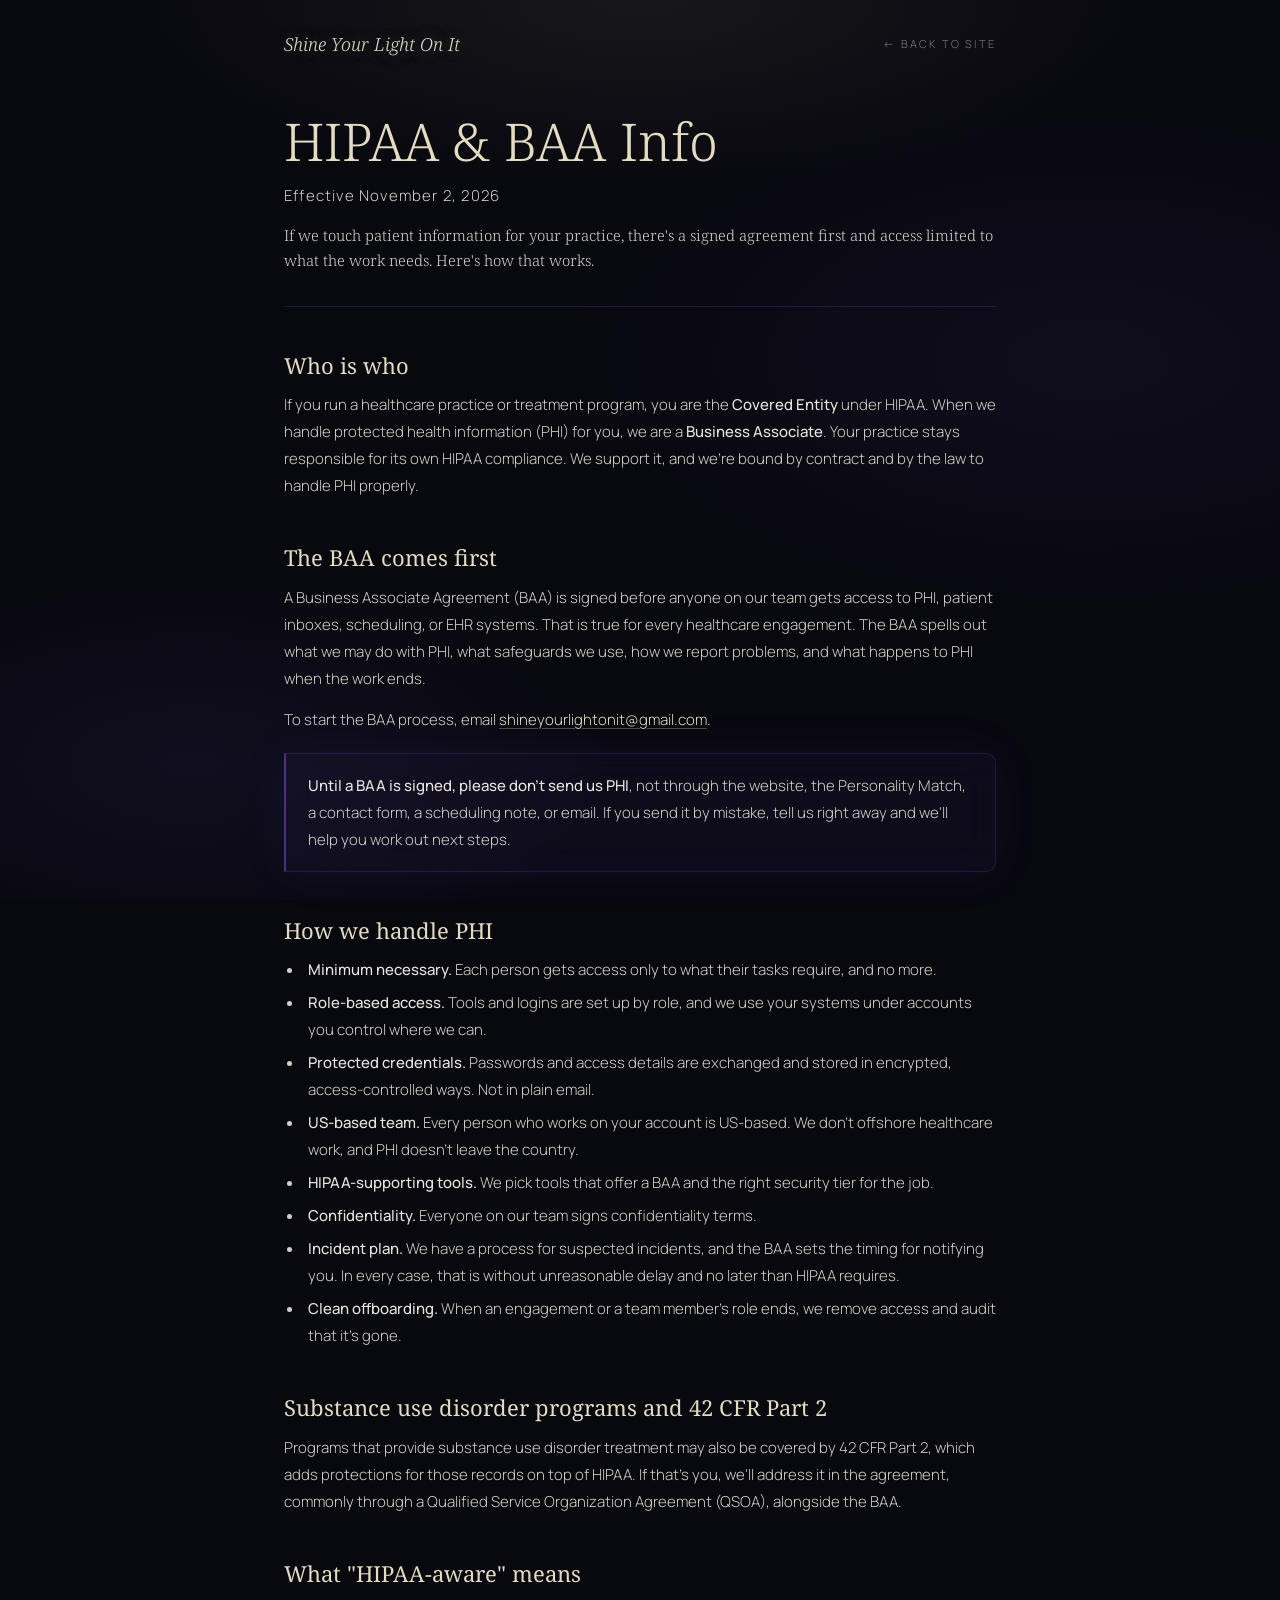
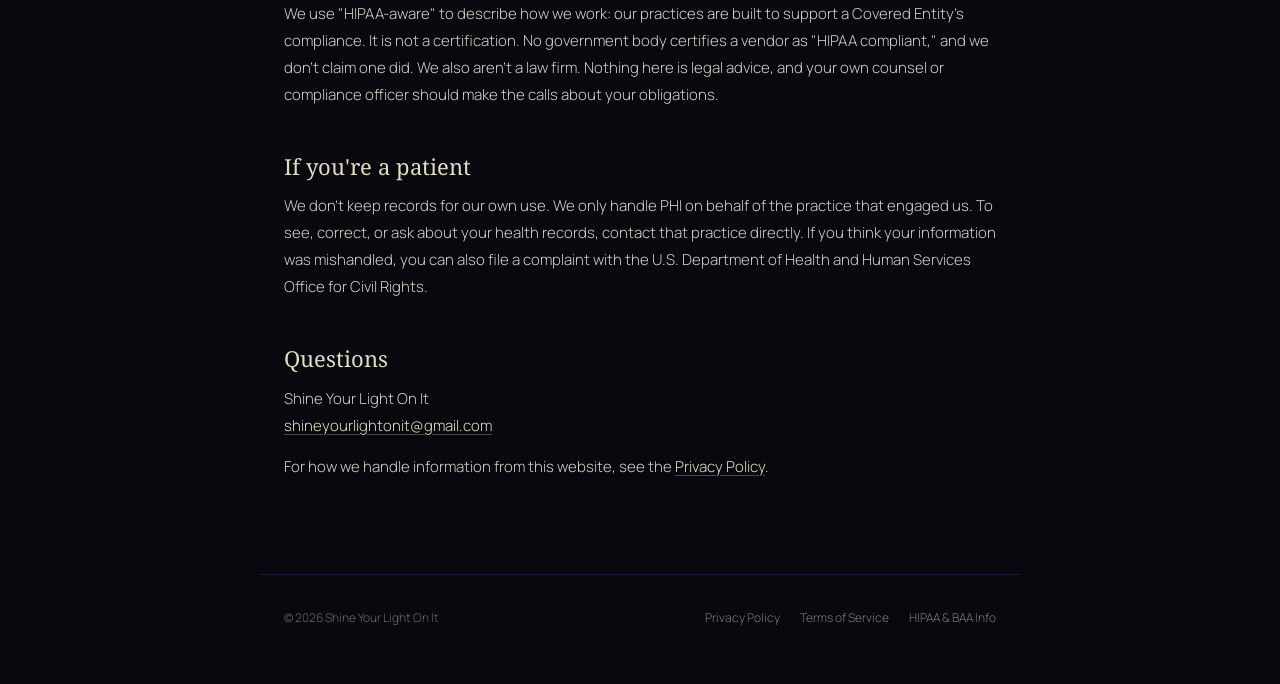
<file: hipaa.html>
<!DOCTYPE html>
<html lang="en">
<head>
<meta charset="utf-8"/>
<meta name="viewport" content="width=device-width, initial-scale=1.0"/>
<title>HIPAA &amp; BAA Info | Shine Your Light On It</title>
<meta name="description" content="How Shine Your Light On It handles protected health information: Business Associate Agreements, minimum-necessary access, and US-based work."/>
<meta name="robots" content="index,follow"/>
<link href="https://fonts.googleapis.com/css2?family=Noto+Serif:ital,wght@0,300;0,400;1,400&family=Manrope:wght@300;400;500&display=swap" rel="stylesheet"/>
<link rel="canonical" href="https://shineyourlightonit.com/hipaa.html"/>
<link rel="icon" href="favicon.svg" type="image/svg+xml"/>
<link rel="apple-touch-icon" href="apple-touch-icon.png"/>
<meta name="theme-color" content="#08080f"/>
<link href="legal.css" rel="stylesheet"/>
<!-- DRAFT: have an attorney review before launch. Fill every class="fill" placeholder. Confirm every practice listed below is one you actually follow. -->
</head>
<body>

<header class="legal-nav">
  <a class="brand" href="index.html">Shine Your Light On It</a>
  <a class="back" href="index.html">&larr; Back to site</a>
</header>

<main class="legal">
  <h1>HIPAA &amp; BAA Info</h1>
  <p class="meta">Effective November 2, 2026</p>

  <p class="lead">If we touch patient information for your practice, there's a signed agreement first and access limited to what the work needs. Here's how that works.</p>

  <h2>Who is who</h2>
  <p>If you run a healthcare practice or treatment program, you are the <strong>Covered Entity</strong> under HIPAA. When we handle protected health information (PHI) for you, we are a <strong>Business Associate</strong>. Your practice stays responsible for its own HIPAA compliance. We support it, and we're bound by contract and by the law to handle PHI properly.</p>

  <h2>The BAA comes first</h2>
  <p>A Business Associate Agreement (BAA) is signed before anyone on our team gets access to PHI, patient inboxes, scheduling, or EHR systems. That is true for every healthcare engagement. The BAA spells out what we may do with PHI, what safeguards we use, how we report problems, and what happens to PHI when the work ends.</p>
  <p>To start the BAA process, email <a href="mailto:shineyourlightonit@gmail.com">shineyourlightonit@gmail.com</a>.</p>

  <div class="callout">
    <p><strong>Until a BAA is signed, please don't send us PHI</strong>, not through the website, the Personality Match, a contact form, a scheduling note, or email. If you send it by mistake, tell us right away and we'll help you work out next steps.</p>
  </div>

  <h2>How we handle PHI</h2>
  <ul>
    <li><strong>Minimum necessary.</strong> Each person gets access only to what their tasks require, and no more.</li>
    <li><strong>Role-based access.</strong> Tools and logins are set up by role, and we use your systems under accounts you control where we can.</li>
    <li><strong>Protected credentials.</strong> Passwords and access details are exchanged and stored in encrypted, access-controlled ways. Not in plain email.</li>
    <li><strong>US-based team.</strong> Every person who works on your account is US-based. We don't offshore healthcare work, and PHI doesn't leave the country.</li>
    <li><strong>HIPAA-supporting tools.</strong> We pick tools that offer a BAA and the right security tier for the job.</li>
    <li><strong>Confidentiality.</strong> Everyone on our team signs confidentiality terms.</li>
    <li><strong>Incident plan.</strong> We have a process for suspected incidents, and the BAA sets the timing for notifying you. In every case, that is without unreasonable delay and no later than HIPAA requires.</li>
    <li><strong>Clean offboarding.</strong> When an engagement or a team member's role ends, we remove access and audit that it's gone.</li>
  </ul>

  <h2>Substance use disorder programs and 42 CFR Part 2</h2>
  <p>Programs that provide substance use disorder treatment may also be covered by 42 CFR Part 2, which adds protections for those records on top of HIPAA. If that's you, we'll address it in the agreement, commonly through a Qualified Service Organization Agreement (QSOA), alongside the BAA.</p>

  <h2>What "HIPAA-aware" means</h2>
  <p>We use "HIPAA-aware" to describe how we work: our practices are built to support a Covered Entity's compliance. It is not a certification. No government body certifies a vendor as "HIPAA compliant," and we don't claim one did. We also aren't a law firm. Nothing here is legal advice, and your own counsel or compliance officer should make the calls about your obligations.</p>

  <h2>If you're a patient</h2>
  <p>We don't keep records for our own use. We only handle PHI on behalf of the practice that engaged us. To see, correct, or ask about your health records, contact that practice directly. If you think your information was mishandled, you can also file a complaint with the U.S. Department of Health and Human Services Office for Civil Rights.</p>

  <h2>Questions</h2>
  <p>Shine Your Light On It<br/><a href="mailto:shineyourlightonit@gmail.com">shineyourlightonit@gmail.com</a></p>
  <p>For how we handle information from this website, see the <a href="privacy.html">Privacy Policy</a>.</p>
</main>

<footer class="legal-footer">
  <span>&copy; 2026 Shine Your Light On It</span>
  <nav aria-label="Legal">
    <a href="privacy.html">Privacy Policy</a>
    <a href="terms.html">Terms of Service</a>
    <a href="hipaa.html">HIPAA &amp; BAA Info</a>
  </nav>
</footer>

</body>
</html>
</file>
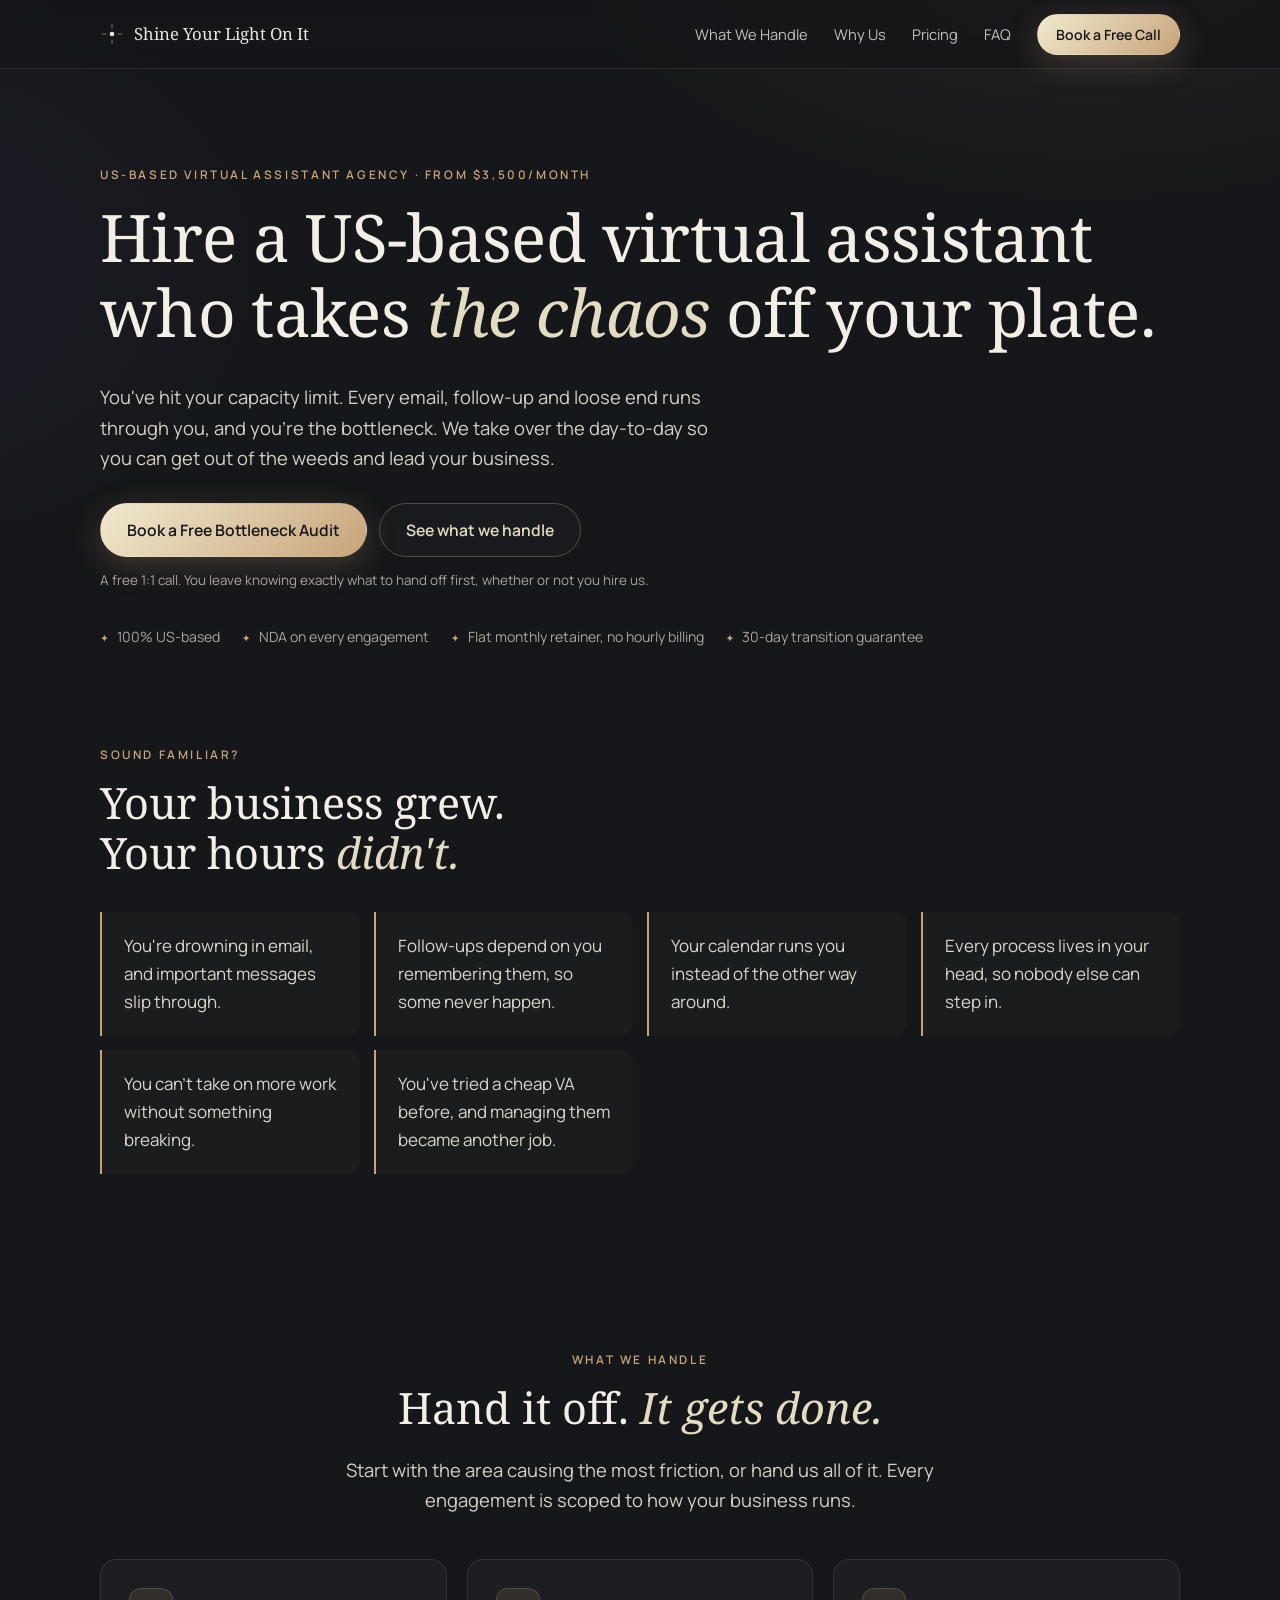
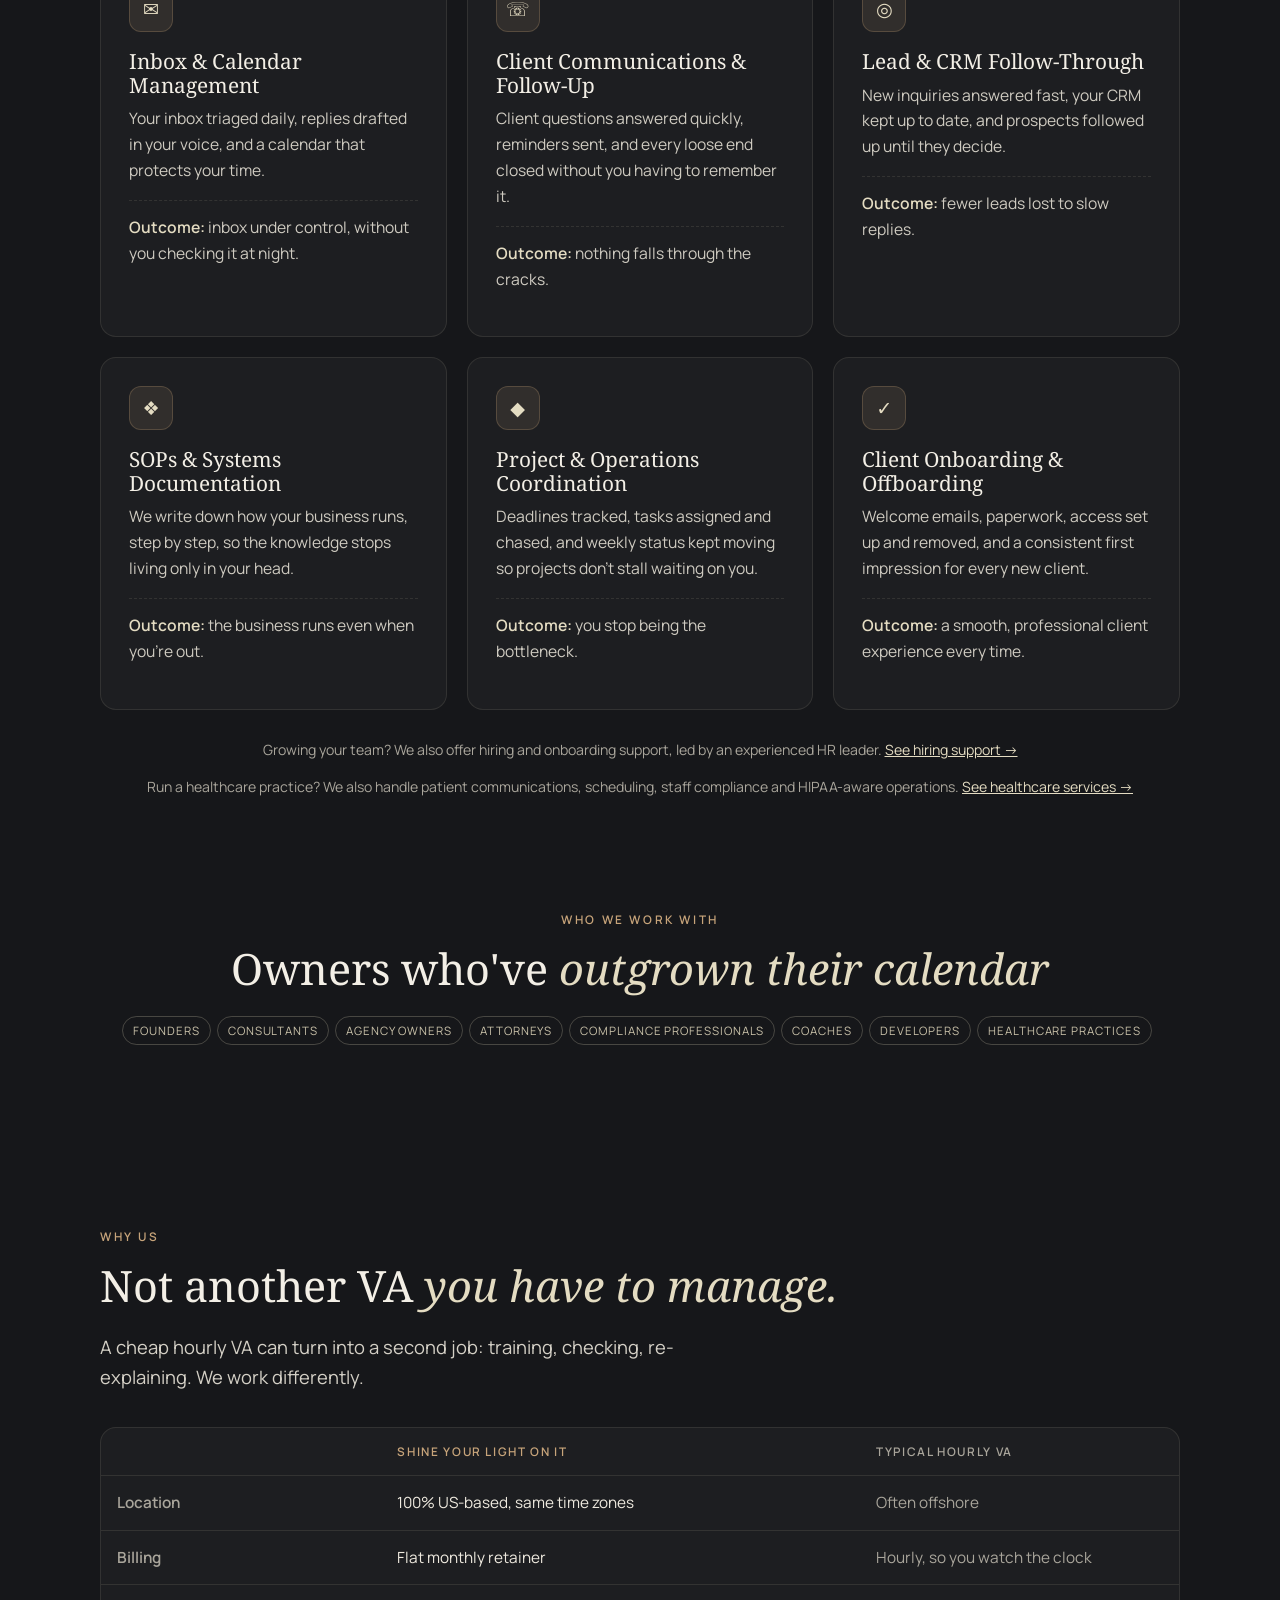
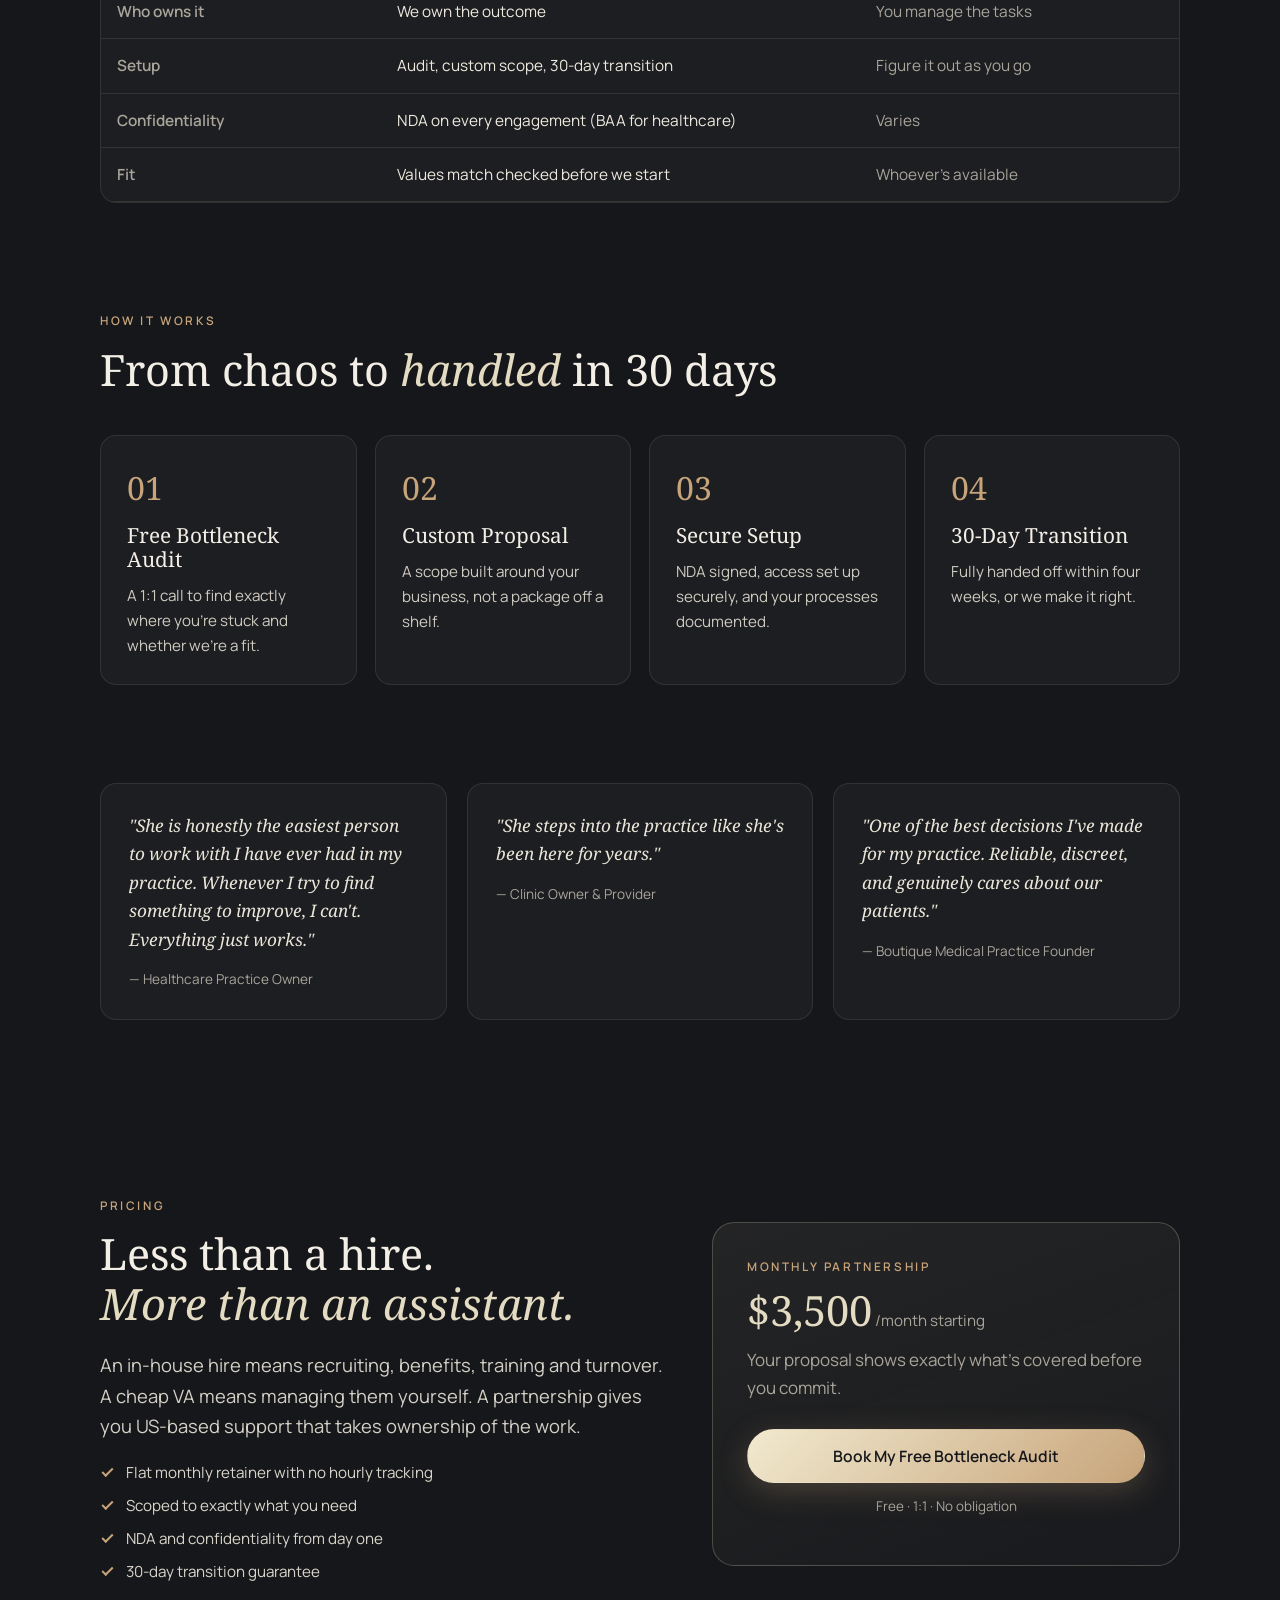
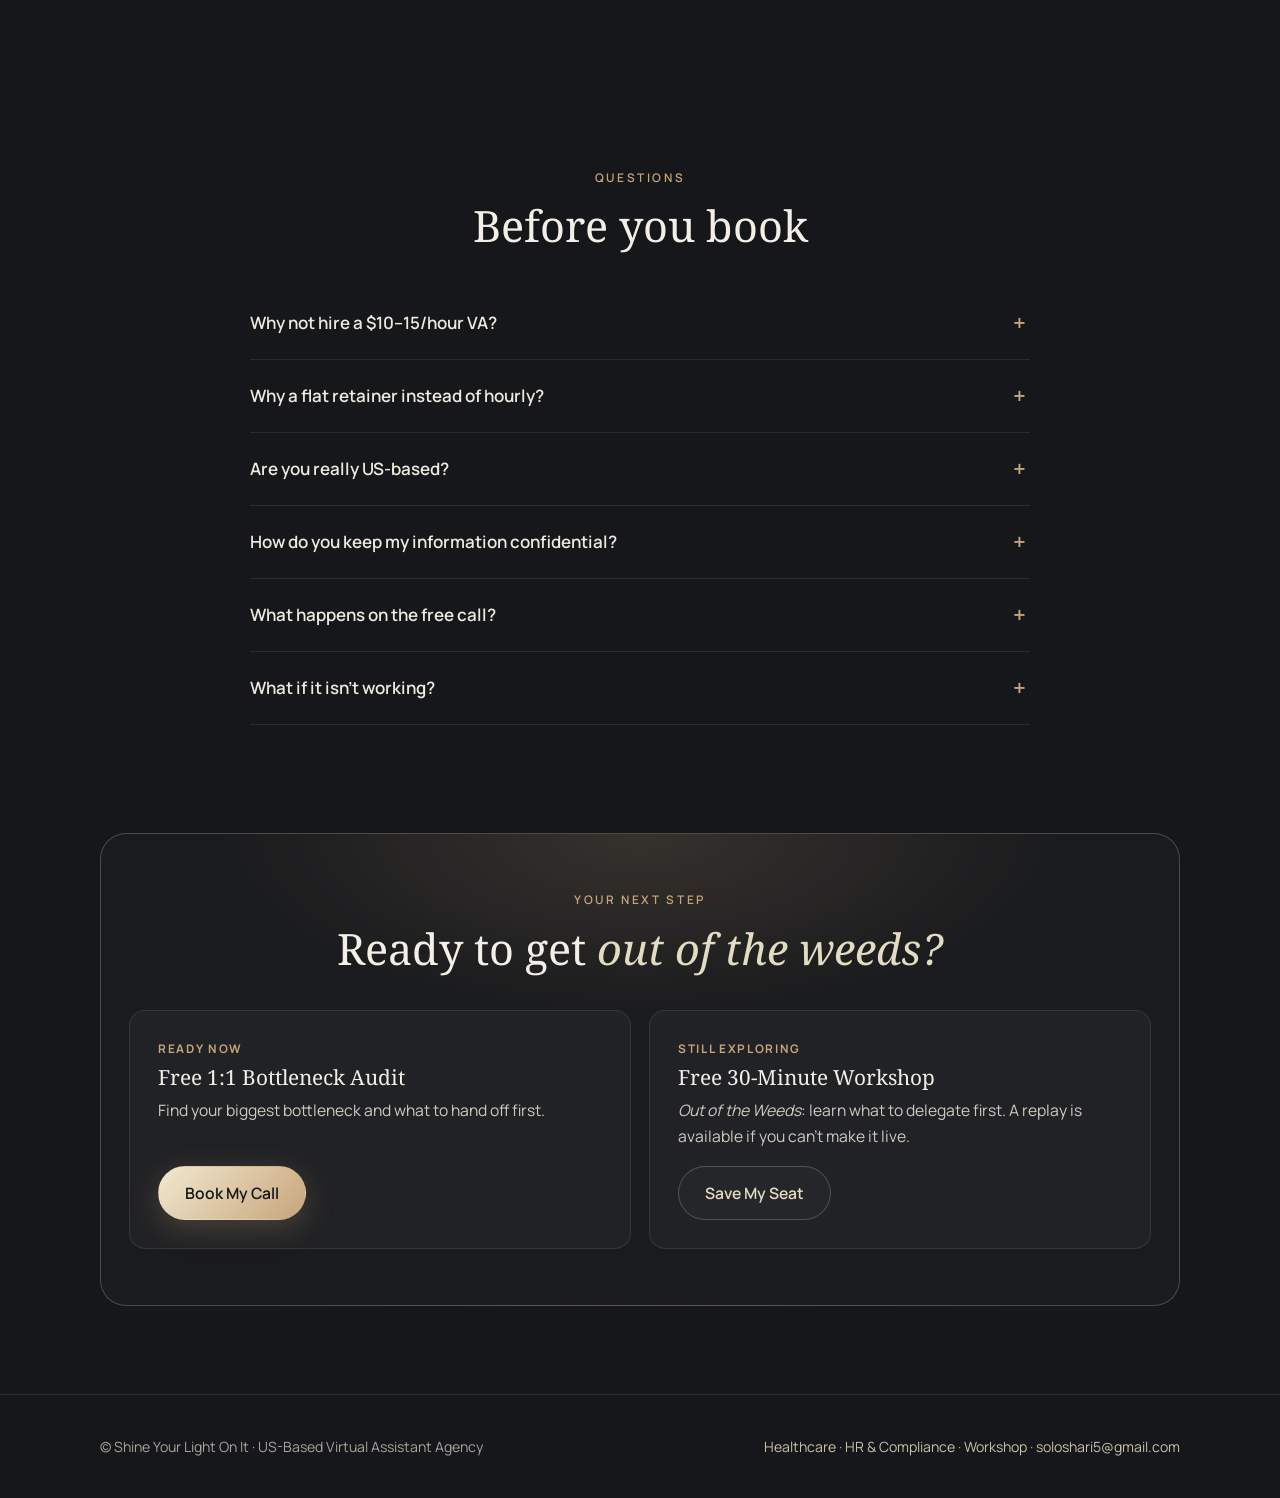
<file: hire-a-va.html>
<!DOCTYPE html>
<html lang="en">
<head>
<meta charset="UTF-8">
<meta name="viewport" content="width=device-width, initial-scale=1.0">
<title>Hire a US-Based Virtual Assistant | Shine Your Light On It</title>
<meta name="description" content="Hire a US-based virtual assistant team that takes the day-to-day off your plate: inbox, calendar, client follow-up, SOPs and operations. Flat monthly retainer, NDA on every engagement, 30-day transition.">
<meta property="og:title" content="Hire a US-based virtual assistant who takes the chaos off your plate.">
<meta property="og:description" content="Inbox, calendar, follow-up, SOPs and operations handled by a US-based team. From $3,500/month.">
<link rel="preconnect" href="https://fonts.googleapis.com">
<link rel="preconnect" href="https://fonts.gstatic.com" crossorigin>
<link href="https://fonts.googleapis.com/css2?family=Noto+Serif:ital,wght@0,400;0,700;1,400&family=Manrope:wght@400;500;600;700&display=swap" rel="stylesheet">
<link rel="stylesheet" href="funnel.css">
<script src="funnel-config.js"></script>
<style>
  .compare { width: 100%; border-collapse: collapse; font-size: .96rem; }
  .compare th, .compare td { padding: 14px 16px; border-bottom: 1px solid var(--line); text-align: left; vertical-align: top; }
  .compare thead th { font-size: .74rem; letter-spacing: .14em; text-transform: uppercase; color: var(--muted); font-weight: 600; }
  .compare thead th.us { color: var(--warm); }
  .compare td:first-child { color: var(--muted); font-weight: 600; width: 26%; }
  .compare td.us { color: #efeadf; }
  .compare td.them { color: #a9a59b; }
  .table-wrap { overflow-x: auto; margin-top: 34px; border: 1px solid var(--line); border-radius: var(--radius); background: var(--card); }
  @media (max-width: 600px) { .compare { font-size: .88rem; } .compare th, .compare td { padding: 12px 10px; } }
</style>
</head>
<body class="has-mobile-cta">

<nav class="nav" aria-label="Main">
  <div class="wrap">
    <a class="brand" href="hire-a-va.html">
      <svg width="24" height="24" viewBox="0 0 26 26" fill="none" aria-hidden="true"><circle cx="13" cy="13" r="2.5" fill="#e8e2d0"/><g stroke="#e8e2d0" stroke-width="1" opacity=".5"><line x1="13" y1="2" x2="13" y2="7"/><line x1="13" y1="19" x2="13" y2="24"/><line x1="2" y1="13" x2="7" y2="13"/><line x1="19" y1="13" x2="24" y2="13"/></g></svg>
      Shine Your Light On It
    </a>
    <button class="menu-toggle" aria-expanded="false" aria-controls="nav-links">Menu</button>
    <ul class="nav-links" id="nav-links">
      <li><a href="#what">What We Handle</a></li>
      <li><a href="#compare">Why Us</a></li>
      <li><a href="#pricing">Pricing</a></li>
      <li><a href="#faq">FAQ</a></li>
      <li><a class="btn btn-primary" data-calendly href="#">Book a Free Call</a></li>
    </ul>
  </div>
</nav>

<!-- HERO -->
<header class="hero">
  <div class="wrap">
    <span class="eyebrow">US-Based Virtual Assistant Agency · From $3,500/month</span>
    <h1>Hire a US-based virtual assistant<br>who takes <em>the chaos</em> off your plate.</h1>
    <p class="lead">You've hit your capacity limit. Every email, follow-up and loose end runs through you, and you're the bottleneck. We take over the day-to-day so you can get out of the weeds and lead your business.</p>
    <div class="btn-row">
      <a class="btn btn-primary" data-calendly href="#">Book a Free Bottleneck Audit</a>
      <a class="btn btn-ghost" href="#what">See what we handle</a>
    </div>
    <p class="btn-note">A free 1:1 call. You leave knowing exactly what to hand off first, whether or not you hire us.</p>
    <div class="trust-row">
      <span>100% US-based</span>
      <span>NDA on every engagement</span>
      <span>Flat monthly retainer, no hourly billing</span>
      <span>30-day transition guarantee</span>
    </div>
  </div>
</header>

<!-- PAIN -->
<section style="padding-top:24px">
  <div class="wrap reveal">
    <span class="eyebrow">Sound familiar?</span>
    <h2>Your business grew.<br>Your hours <em>didn't.</em></h2>
    <div class="pain">
      <div>You're drowning in email, and important messages slip through.</div>
      <div>Follow-ups depend on you remembering them, so some never happen.</div>
      <div>Your calendar runs you instead of the other way around.</div>
      <div>Every process lives in your head, so nobody else can step in.</div>
      <div>You can't take on more work without something breaking.</div>
      <div>You've tried a cheap VA before, and managing them became another job.</div>
    </div>
  </div>
</section>

<!-- WHAT WE HANDLE -->
<section id="what">
  <div class="wrap">
    <div class="center reveal">
      <span class="eyebrow">What we handle</span>
      <h2>Hand it off. <em>It gets done.</em></h2>
      <p class="lead">Start with the area causing the most friction, or hand us all of it. Every engagement is scoped to how your business runs.</p>
    </div>
    <div class="grid g3" style="margin-top:44px">
      <article class="card reveal">
        <div class="icon" aria-hidden="true">✉</div>
        <h3>Inbox &amp; Calendar Management</h3>
        <p>Your inbox triaged daily, replies drafted in your voice, and a calendar that protects your time.</p>
        <p class="outcome"><strong>Outcome:</strong> inbox under control, without you checking it at night.</p>
      </article>
      <article class="card reveal">
        <div class="icon" aria-hidden="true">☏</div>
        <h3>Client Communications &amp; Follow-Up</h3>
        <p>Client questions answered quickly, reminders sent, and every loose end closed without you having to remember it.</p>
        <p class="outcome"><strong>Outcome:</strong> nothing falls through the cracks.</p>
      </article>
      <article class="card reveal">
        <div class="icon" aria-hidden="true">◎</div>
        <h3>Lead &amp; CRM Follow-Through</h3>
        <p>New inquiries answered fast, your CRM kept up to date, and prospects followed up until they decide.</p>
        <p class="outcome"><strong>Outcome:</strong> fewer leads lost to slow replies.</p>
      </article>
      <article class="card reveal">
        <div class="icon" aria-hidden="true">❖</div>
        <h3>SOPs &amp; Systems Documentation</h3>
        <p>We write down how your business runs, step by step, so the knowledge stops living only in your head.</p>
        <p class="outcome"><strong>Outcome:</strong> the business runs even when you're out.</p>
      </article>
      <article class="card reveal">
        <div class="icon" aria-hidden="true">◆</div>
        <h3>Project &amp; Operations Coordination</h3>
        <p>Deadlines tracked, tasks assigned and chased, and weekly status kept moving so projects don't stall waiting on you.</p>
        <p class="outcome"><strong>Outcome:</strong> you stop being the bottleneck.</p>
      </article>
      <article class="card reveal">
        <div class="icon" aria-hidden="true">✓</div>
        <h3>Client Onboarding &amp; Offboarding</h3>
        <p>Welcome emails, paperwork, access set up and removed, and a consistent first impression for every new client.</p>
        <p class="outcome"><strong>Outcome:</strong> a smooth, professional client experience every time.</p>
      </article>
    </div>
    <p class="center muted small reveal" style="margin-top:28px">Growing your team? We also offer hiring and onboarding support, led by an experienced HR leader. <a href="hr-compliance.html#offers">See hiring support →</a></p>
    <p class="center muted small reveal" style="margin-top:8px">Run a healthcare practice? We also handle patient communications, scheduling, staff compliance and HIPAA-aware operations. <a href="services.html">See healthcare services →</a></p>
  </div>
</section>

<!-- WHO -->
<section style="padding-top:10px">
  <div class="wrap">
    <div class="center reveal">
      <span class="eyebrow">Who we work with</span>
      <h2>Owners who've <em>outgrown their calendar</em></h2>
    </div>
    <div class="center reveal" style="margin-top:22px">
      <span class="tag">Founders</span><span class="tag">Consultants</span><span class="tag">Agency owners</span><span class="tag">Attorneys</span><span class="tag">Compliance professionals</span><span class="tag">Coaches</span><span class="tag">Developers</span><span class="tag">Healthcare practices</span>
    </div>
  </div>
</section>

<!-- COMPARE -->
<section id="compare">
  <div class="wrap">
    <div class="reveal">
      <span class="eyebrow">Why us</span>
      <h2>Not another VA <em>you have to manage.</em></h2>
      <p class="lead">A cheap hourly VA can turn into a second job: training, checking, re-explaining. We work differently.</p>
    </div>
    <div class="table-wrap reveal">
      <table class="compare">
        <thead><tr><th scope="col"></th><th scope="col" class="us">Shine Your Light On It</th><th scope="col">Typical hourly VA</th></tr></thead>
        <tbody>
          <tr><td>Location</td><td class="us">100% US-based, same time zones</td><td class="them">Often offshore</td></tr>
          <tr><td>Billing</td><td class="us">Flat monthly retainer</td><td class="them">Hourly, so you watch the clock</td></tr>
          <tr><td>Who owns it</td><td class="us">We own the outcome</td><td class="them">You manage the tasks</td></tr>
          <tr><td>Setup</td><td class="us">Audit, custom scope, 30-day transition</td><td class="them">Figure it out as you go</td></tr>
          <tr><td>Confidentiality</td><td class="us">NDA on every engagement (BAA for healthcare)</td><td class="them">Varies</td></tr>
          <tr><td>Fit</td><td class="us">Values match checked before we start</td><td class="them">Whoever's available</td></tr>
        </tbody>
      </table>
    </div>
  </div>
</section>

<!-- HOW -->
<section style="padding-top:20px">
  <div class="wrap">
    <div class="reveal">
      <span class="eyebrow">How it works</span>
      <h2>From chaos to <em>handled</em> in 30 days</h2>
    </div>
    <div class="steps reveal">
      <div class="step"><h3>Free Bottleneck Audit</h3><p>A 1:1 call to find exactly where you're stuck and whether we're a fit.</p></div>
      <div class="step"><h3>Custom Proposal</h3><p>A scope built around your business, not a package off a shelf.</p></div>
      <div class="step"><h3>Secure Setup</h3><p>NDA signed, access set up securely, and your processes documented.</p></div>
      <div class="step"><h3>30-Day Transition</h3><p>Fully handed off within four weeks, or we make it right.</p></div>
    </div>
  </div>
</section>

<!-- PROOF -->
<section style="padding-top:10px">
  <div class="wrap">
    <div class="grid g3">
      <blockquote class="card quote reveal">"She is honestly the easiest person to work with I have ever had in my practice. Whenever I try to find something to improve, I can't. Everything just works."<cite>— Healthcare Practice Owner</cite></blockquote>
      <blockquote class="card quote reveal">"She steps into the practice like she's been here for years."<cite>— Clinic Owner &amp; Provider</cite></blockquote>
      <blockquote class="card quote reveal">"One of the best decisions I've made for my practice. Reliable, discreet, and genuinely cares about our patients."<cite>— Boutique Medical Practice Founder</cite></blockquote>
    </div>
  </div>
</section>

<!-- PRICING -->
<section id="pricing">
  <div class="wrap split">
    <div class="reveal">
      <span class="eyebrow">Pricing</span>
      <h2>Less than a hire.<br><em>More than an assistant.</em></h2>
      <p class="lead">An in-house hire means recruiting, benefits, training and turnover. A cheap VA means managing them yourself. A partnership gives you US-based support that takes ownership of the work.</p>
      <ul class="ticks">
        <li>Flat monthly retainer with no hourly tracking</li>
        <li>Scoped to exactly what you need</li>
        <li>NDA and confidentiality from day one</li>
        <li>30-day transition guarantee</li>
      </ul>
    </div>
    <div class="panel reveal">
      <span class="eyebrow">Monthly partnership</span>
      <div class="price">$3,500<small> /month starting</small></div>
      <p class="muted" style="margin-top:14px">Your proposal shows exactly what's covered before you commit.</p>
      <a class="btn btn-primary" data-calendly href="#" style="width:100%;margin-top:10px">Book My Free Bottleneck Audit</a>
      <p class="btn-note center">Free · 1:1 · No obligation</p>
    </div>
  </div>
</section>

<!-- FAQ -->
<section id="faq">
  <div class="wrap">
    <div class="center reveal"><span class="eyebrow">Questions</span><h2>Before you book</h2></div>
    <div class="faq reveal">
      <details><summary>Why not hire a $10–15/hour VA?</summary><p>If you have the time to train, check and manage someone, that can work. Most of our clients come to us because they don't have that time. They need someone who takes ownership of the work, not more tasks to supervise.</p></details>
      <details><summary>Why a flat retainer instead of hourly?</summary><p>Hourly billing rewards slow work and makes you watch the clock. A flat retainer means we own outcomes, and you always know what you're paying.</p></details>
      <details><summary>Are you really US-based?</summary><p>Yes. Every team member is based in the US.</p></details>
      <details><summary>How do you keep my information confidential?</summary><p>Every engagement starts with a signed NDA, secure credential handoff and role-based access. Healthcare clients also get a signed BAA.</p></details>
      <details><summary>What happens on the free call?</summary><p>We look at where your time goes and find your biggest bottleneck. You leave with a short list of what to hand off first, even if you never work with us.</p></details>
      <details><summary>What if it isn't working?</summary><p>Our 30-day transition guarantee means you're fully handed off within four weeks, or we make it right.</p></details>
    </div>
  </div>
</section>

<!-- FINAL CTA -->
<section style="padding-top:20px">
  <div class="wrap">
    <div class="band center reveal">
      <span class="eyebrow">Your next step</span>
      <h2>Ready to get <em>out of the weeds?</em></h2>
      <div class="choice">
        <div class="card">
          <div class="badge">Ready now</div>
          <h3>Free 1:1 Bottleneck Audit</h3>
          <p>Find your biggest bottleneck and what to hand off first.</p>
          <a class="btn btn-primary" data-calendly href="#">Book My Call</a>
        </div>
        <div class="card">
          <div class="badge">Still exploring</div>
          <h3>Free 30-Minute Workshop</h3>
          <p><em>Out of the Weeds</em>: learn what to delegate first. A replay is available if you can't make it live.</p>
          <a class="btn btn-ghost" href="workshop.html">Save My Seat</a>
        </div>
      </div>
    </div>
  </div>
</section>

<footer>
  <div class="wrap">
    <span>© Shine Your Light On It · US-Based Virtual Assistant Agency</span>
    <span><a href="services.html">Healthcare</a> · <a href="hr-compliance.html">HR &amp; Compliance</a> · <a href="workshop.html">Workshop</a> · <a data-contact-email href="#"></a></span>
  </div>
</footer>

<div class="mobile-cta">
  <a class="btn btn-ghost" href="workshop.html">Free Workshop</a>
  <a class="btn btn-primary" data-calendly href="#">Book a Call</a>
</div>
</body>
</html>
</file>
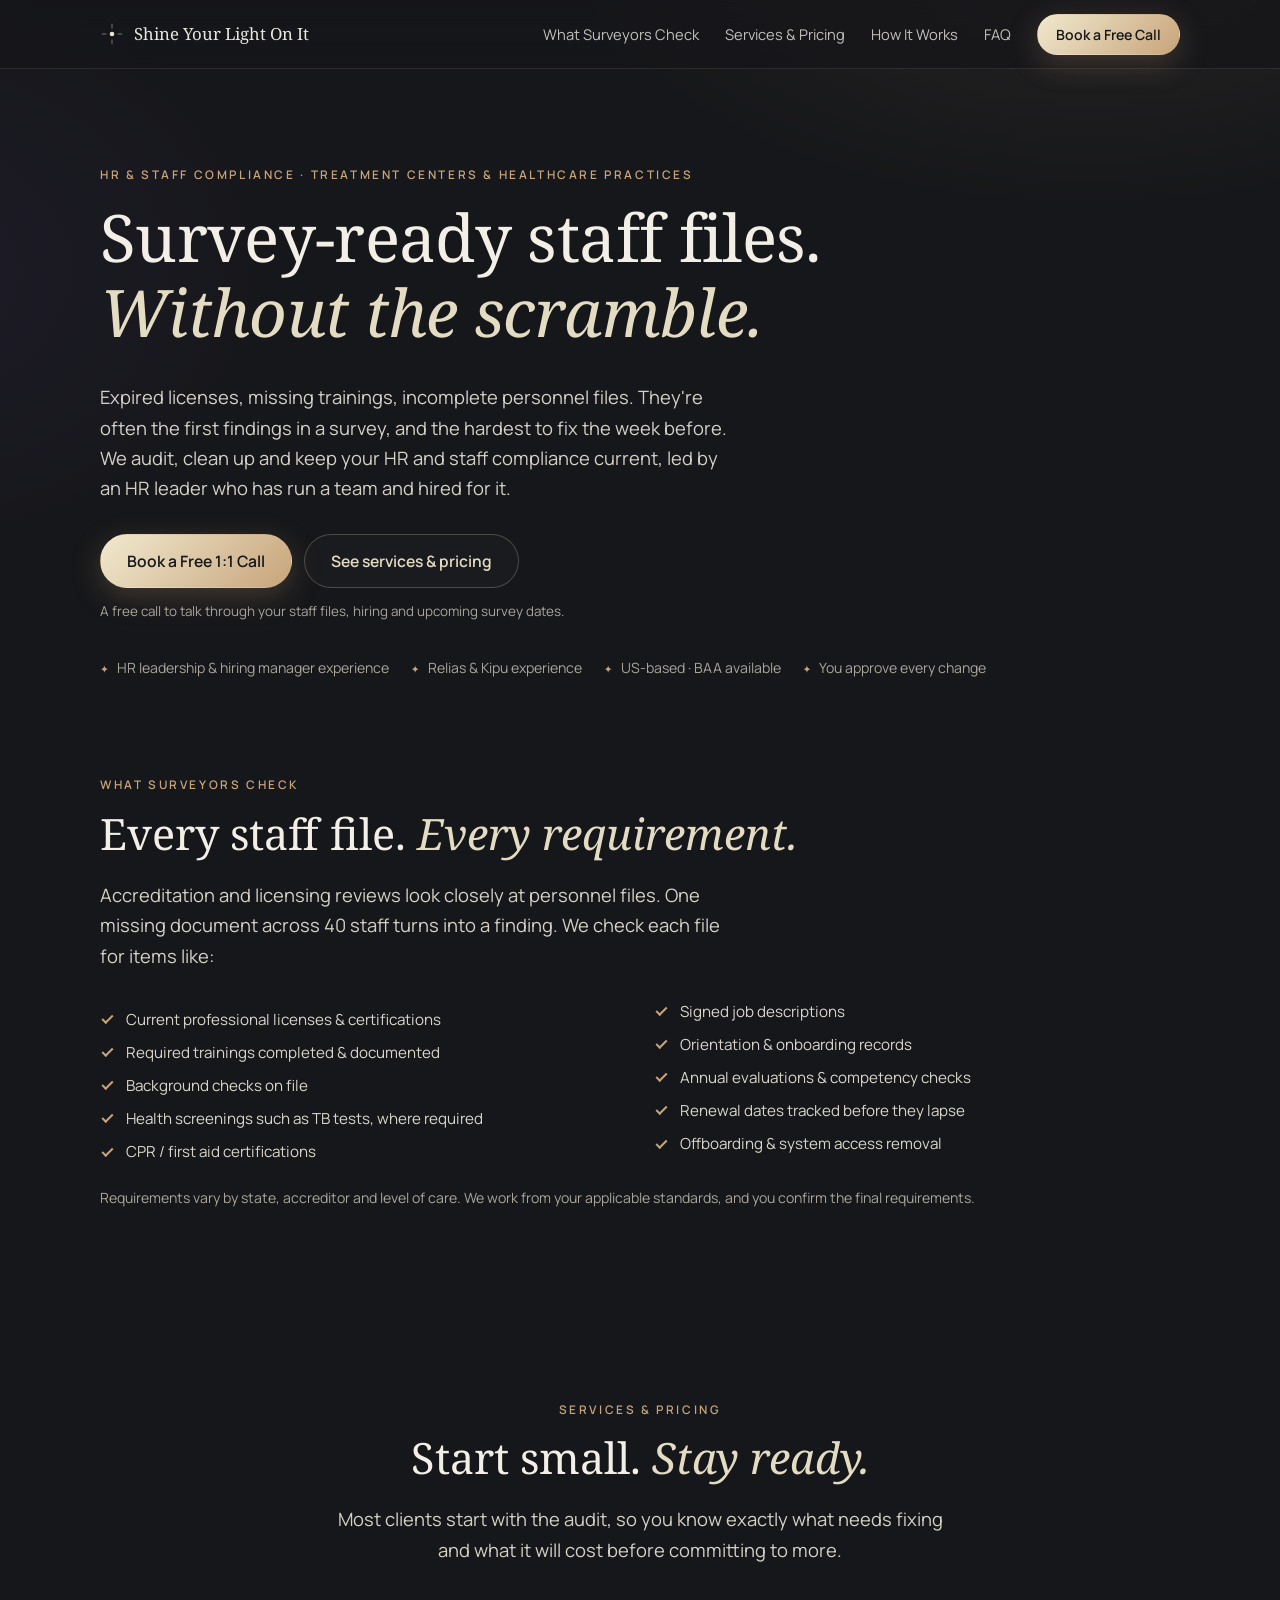
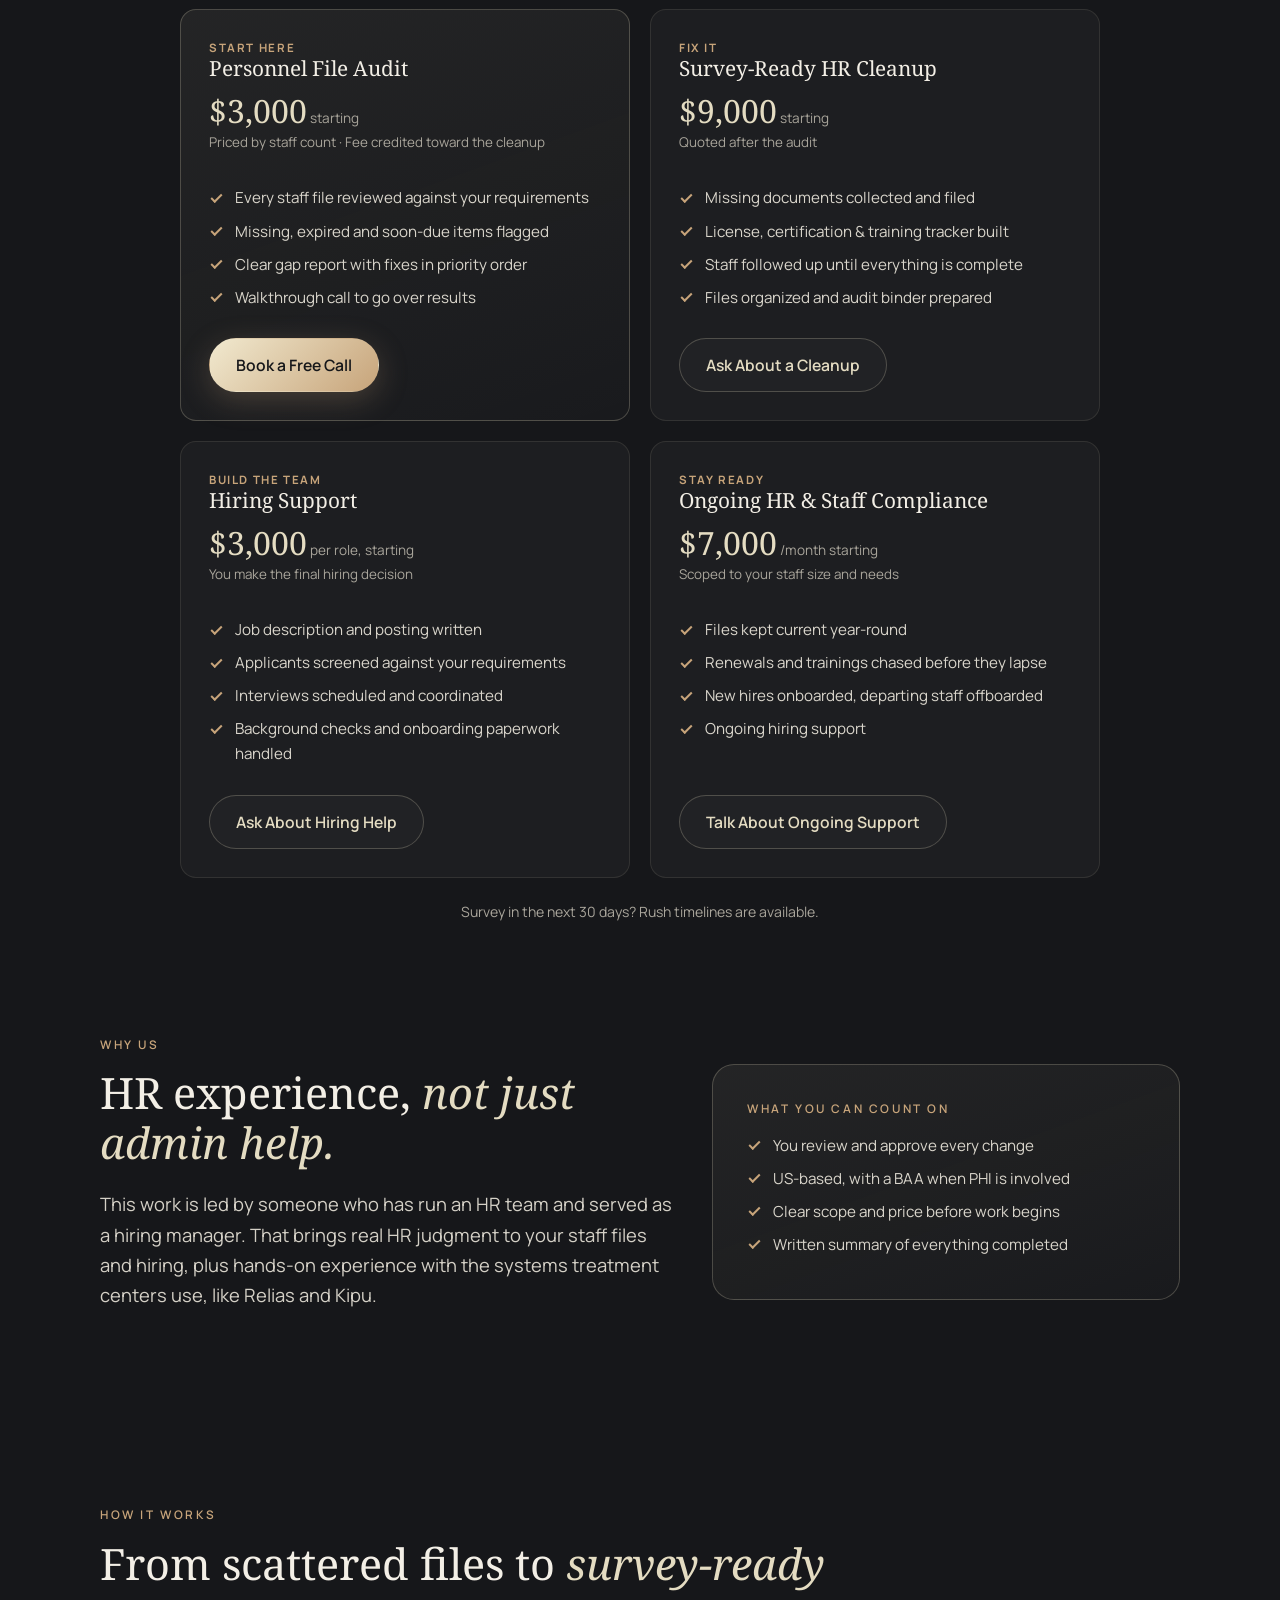
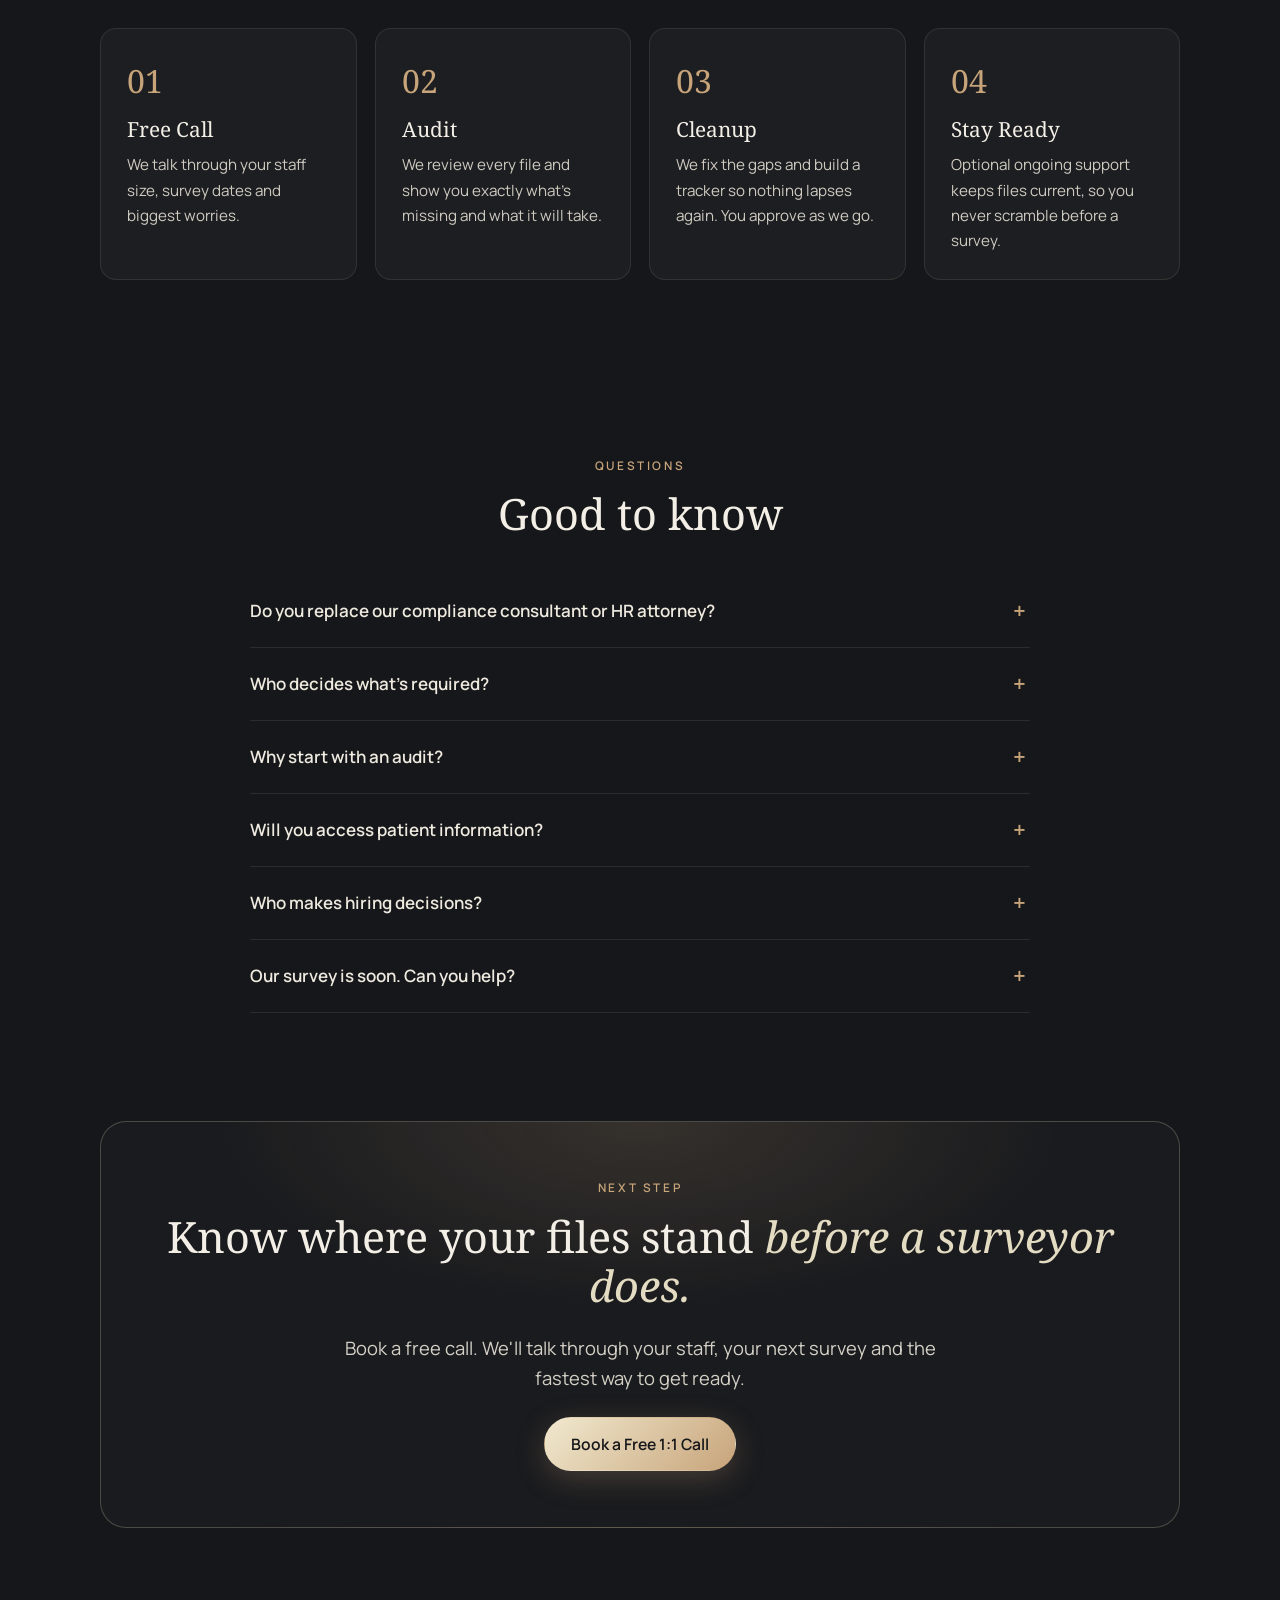
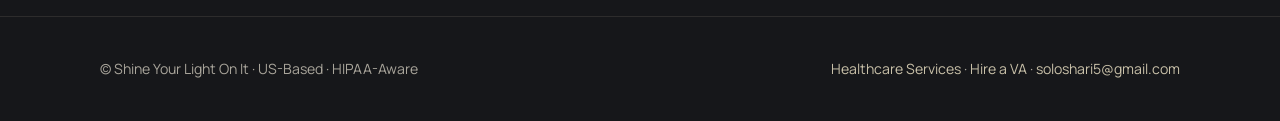
<file: hr-compliance.html>
<!DOCTYPE html>
<html lang="en">
<head>
<meta charset="UTF-8">
<meta name="viewport" content="width=device-width, initial-scale=1.0">
<title>HR &amp; Staff Compliance | Shine Your Light On It</title>
<meta name="description" content="Survey-ready personnel files, credential and training tracking, and hiring support for behavioral health treatment centers and healthcare practices. Led by an experienced HR leader and hiring manager.">
<meta property="og:title" content="Survey-ready staff files, without the scramble.">
<meta property="og:description" content="HR and staff compliance operations for treatment centers and healthcare practices.">
<link rel="preconnect" href="https://fonts.googleapis.com">
<link rel="preconnect" href="https://fonts.gstatic.com" crossorigin>
<link href="https://fonts.googleapis.com/css2?family=Noto+Serif:ital,wght@0,400;0,700;1,400&family=Manrope:wght@400;500;600;700&display=swap" rel="stylesheet">
<link rel="stylesheet" href="funnel.css">
<script src="funnel-config.js"></script>
<style>
  .offers { grid-template-columns: repeat(2, minmax(0, 1fr)); max-width: 920px; margin-inline: auto; }
  @media (max-width: 720px) { .offers { grid-template-columns: 1fr; } }
  .offer { display: flex; flex-direction: column; }
  .offer .price { font-size: 2rem; margin: 6px 0 4px; }
  .offer .price small { font-size: .85rem; }
  .offer .per { font-size: .84rem; color: var(--muted); margin-bottom: 10px; }
  .offer .ticks { flex-grow: 1; }
  .offer .btn { margin-top: 20px; align-self: flex-start; }
  .offer.feature { border-color: var(--line-hi); background: linear-gradient(160deg, rgba(228,220,194,.07), rgba(255,255,255,.015)); }
  .step-tag { font-size: .72rem; letter-spacing: .14em; text-transform: uppercase; color: var(--warm); font-weight: 700; }
  .file-list { columns: 2 260px; column-gap: 28px; margin-top: 28px; }
  .file-list li { break-inside: avoid; }
</style>
</head>
<body class="has-mobile-cta">

<nav class="nav" aria-label="Main">
  <div class="wrap">
    <a class="brand" href="services.html">
      <svg width="24" height="24" viewBox="0 0 26 26" fill="none" aria-hidden="true"><circle cx="13" cy="13" r="2.5" fill="#e8e2d0"/><g stroke="#e8e2d0" stroke-width="1" opacity=".5"><line x1="13" y1="2" x2="13" y2="7"/><line x1="13" y1="19" x2="13" y2="24"/><line x1="2" y1="13" x2="7" y2="13"/><line x1="19" y1="13" x2="24" y2="13"/></g></svg>
      Shine Your Light On It
    </a>
    <button class="menu-toggle" aria-expanded="false" aria-controls="nav-links">Menu</button>
    <ul class="nav-links" id="nav-links">
      <li><a href="#files">What Surveyors Check</a></li>
      <li><a href="#offers">Services &amp; Pricing</a></li>
      <li><a href="#how">How It Works</a></li>
      <li><a href="#faq">FAQ</a></li>
      <li><a class="btn btn-primary" data-calendly href="#">Book a Free Call</a></li>
    </ul>
  </div>
</nav>

<!-- HERO -->
<header class="hero">
  <div class="wrap">
    <span class="eyebrow">HR &amp; Staff Compliance · Treatment Centers &amp; Healthcare Practices</span>
    <h1>Survey-ready staff files.<br><em>Without the scramble.</em></h1>
    <p class="lead">Expired licenses, missing trainings, incomplete personnel files. They're often the first findings in a survey, and the hardest to fix the week before. We audit, clean up and keep your HR and staff compliance current, led by an HR leader who has run a team and hired for it.</p>
    <div class="btn-row">
      <a class="btn btn-primary" data-calendly href="#">Book a Free 1:1 Call</a>
      <a class="btn btn-ghost" href="#offers">See services &amp; pricing</a>
    </div>
    <p class="btn-note">A free call to talk through your staff files, hiring and upcoming survey dates.</p>
    <div class="trust-row">
      <span>HR leadership &amp; hiring manager experience</span>
      <span>Relias &amp; Kipu experience</span>
      <span>US-based · BAA available</span>
      <span>You approve every change</span>
    </div>
  </div>
</header>

<!-- WHAT SURVEYORS CHECK -->
<section id="files" style="padding-top:24px">
  <div class="wrap reveal">
    <span class="eyebrow">What surveyors check</span>
    <h2>Every staff file. <em>Every requirement.</em></h2>
    <p class="lead">Accreditation and licensing reviews look closely at personnel files. One missing document across 40 staff turns into a finding. We check each file for items like:</p>
    <ul class="ticks file-list">
      <li>Current professional licenses &amp; certifications</li>
      <li>Required trainings completed &amp; documented</li>
      <li>Background checks on file</li>
      <li>Health screenings such as TB tests, where required</li>
      <li>CPR / first aid certifications</li>
      <li>Signed job descriptions</li>
      <li>Orientation &amp; onboarding records</li>
      <li>Annual evaluations &amp; competency checks</li>
      <li>Renewal dates tracked before they lapse</li>
      <li>Offboarding &amp; system access removal</li>
    </ul>
    <p class="muted small" style="margin-top:18px">Requirements vary by state, accreditor and level of care. We work from your applicable standards, and you confirm the final requirements.</p>
  </div>
</section>

<!-- OFFERS -->
<section id="offers">
  <div class="wrap">
    <div class="center reveal">
      <span class="eyebrow">Services &amp; pricing</span>
      <h2>Start small. <em>Stay ready.</em></h2>
      <p class="lead">Most clients start with the audit, so you know exactly what needs fixing and what it will cost before committing to more.</p>
    </div>

    <div class="grid offers" style="margin-top:44px">
      <article class="card offer feature reveal">
        <span class="step-tag">Start here</span>
        <h3>Personnel File Audit</h3>
        <div class="price">$3,000<small> starting</small></div>
        <p class="per">Priced by staff count · Fee credited toward the cleanup</p>
        <ul class="ticks">
          <li>Every staff file reviewed against your requirements</li>
          <li>Missing, expired and soon-due items flagged</li>
          <li>Clear gap report with fixes in priority order</li>
          <li>Walkthrough call to go over results</li>
        </ul>
        <a class="btn btn-primary" data-calendly href="#">Book a Free Call</a>
      </article>

      <article class="card offer reveal">
        <span class="step-tag">Fix it</span>
        <h3>Survey-Ready HR Cleanup</h3>
        <div class="price">$9,000<small> starting</small></div>
        <p class="per">Quoted after the audit</p>
        <ul class="ticks">
          <li>Missing documents collected and filed</li>
          <li>License, certification &amp; training tracker built</li>
          <li>Staff followed up until everything is complete</li>
          <li>Files organized and audit binder prepared</li>
        </ul>
        <a class="btn btn-ghost" data-calendly href="#">Ask About a Cleanup</a>
      </article>

      <article class="card offer reveal">
        <span class="step-tag">Build the team</span>
        <h3>Hiring Support</h3>
        <div class="price">$3,000<small> per role, starting</small></div>
        <p class="per">You make the final hiring decision</p>
        <ul class="ticks">
          <li>Job description and posting written</li>
          <li>Applicants screened against your requirements</li>
          <li>Interviews scheduled and coordinated</li>
          <li>Background checks and onboarding paperwork handled</li>
        </ul>
        <a class="btn btn-ghost" data-calendly href="#">Ask About Hiring Help</a>
      </article>

      <article class="card offer reveal">
        <span class="step-tag">Stay ready</span>
        <h3>Ongoing HR &amp; Staff Compliance</h3>
        <div class="price">$7,000<small> /month starting</small></div>
        <p class="per">Scoped to your staff size and needs</p>
        <ul class="ticks">
          <li>Files kept current year-round</li>
          <li>Renewals and trainings chased before they lapse</li>
          <li>New hires onboarded, departing staff offboarded</li>
          <li>Ongoing hiring support</li>
        </ul>
        <a class="btn btn-ghost" data-calendly href="#">Talk About Ongoing Support</a>
      </article>
    </div>
    <p class="center muted small reveal" style="margin-top:22px">Survey in the next 30 days? Rush timelines are available.</p>
  </div>
</section>

<!-- WHY -->
<section style="padding-top:10px">
  <div class="wrap split">
    <div class="reveal">
      <span class="eyebrow">Why us</span>
      <h2>HR experience, <em>not just admin help.</em></h2>
      <p class="lead">This work is led by someone who has run an HR team and served as a hiring manager. That brings real HR judgment to your staff files and hiring, plus hands-on experience with the systems treatment centers use, like Relias and Kipu.</p>
    </div>
    <div class="panel reveal">
      <span class="eyebrow">What you can count on</span>
      <ul class="ticks">
        <li>You review and approve every change</li>
        <li>US-based, with a BAA when PHI is involved</li>
        <li>Clear scope and price before work begins</li>
        <li>Written summary of everything completed</li>
      </ul>
    </div>
  </div>
</section>

<!-- HOW -->
<section id="how">
  <div class="wrap">
    <div class="reveal">
      <span class="eyebrow">How it works</span>
      <h2>From scattered files to <em>survey-ready</em></h2>
    </div>
    <div class="steps reveal">
      <div class="step"><h3>Free Call</h3><p>We talk through your staff size, survey dates and biggest worries.</p></div>
      <div class="step"><h3>Audit</h3><p>We review every file and show you exactly what's missing and what it will take.</p></div>
      <div class="step"><h3>Cleanup</h3><p>We fix the gaps and build a tracker so nothing lapses again. You approve as we go.</p></div>
      <div class="step"><h3>Stay Ready</h3><p>Optional ongoing support keeps files current, so you never scramble before a survey.</p></div>
    </div>
  </div>
</section>

<!-- FAQ -->
<section id="faq">
  <div class="wrap">
    <div class="center reveal"><span class="eyebrow">Questions</span><h2>Good to know</h2></div>
    <div class="faq reveal">
      <details><summary>Do you replace our compliance consultant or HR attorney?</summary><p>No. We handle the hands-on HR and staff compliance work: files, tracking, follow-up and hiring logistics. Regulatory interpretation and legal questions stay with your compliance lead or attorney, and we're glad to work alongside them.</p></details>
      <details><summary>Who decides what's required?</summary><p>We work from the standards that apply to you (state licensing, your accreditor and your own policies). Your leadership confirms the final requirements and approves every change.</p></details>
      <details><summary>Why start with an audit?</summary><p>Every center is different. The audit shows exactly what needs fixing, so the cleanup quote is based on real work rather than a guess. The audit fee is credited toward the cleanup.</p></details>
      <details><summary>Will you access patient information?</summary><p>Staff file work rarely involves patient records. If any task does involve PHI, we sign a BAA first and use minimum-necessary access.</p></details>
      <details><summary>Who makes hiring decisions?</summary><p>You do. We run the process (posting, screening, scheduling and paperwork) so you only spend time on the best candidates.</p></details>
      <details><summary>Our survey is soon. Can you help?</summary><p>Often, yes. Rush timelines are available. Book a call and tell us your date.</p></details>
    </div>
  </div>
</section>

<!-- FINAL CTA -->
<section style="padding-top:20px">
  <div class="wrap">
    <div class="band center reveal">
      <span class="eyebrow">Next step</span>
      <h2>Know where your files stand <em>before a surveyor does.</em></h2>
      <p class="lead">Book a free call. We'll talk through your staff, your next survey and the fastest way to get ready.</p>
      <div class="btn-row" style="margin-top:24px">
        <a class="btn btn-primary" data-calendly href="#">Book a Free 1:1 Call</a>
      </div>
    </div>
  </div>
</section>

<footer>
  <div class="wrap">
    <span>© Shine Your Light On It · US-Based · HIPAA-Aware</span>
    <span><a href="services.html">Healthcare Services</a> · <a href="hire-a-va.html">Hire a VA</a> · <a data-contact-email href="#"></a></span>
  </div>
</footer>

<div class="mobile-cta">
  <a class="btn btn-primary" data-calendly href="#">Book a Free Call</a>
</div>
</body>
</html>
</file>
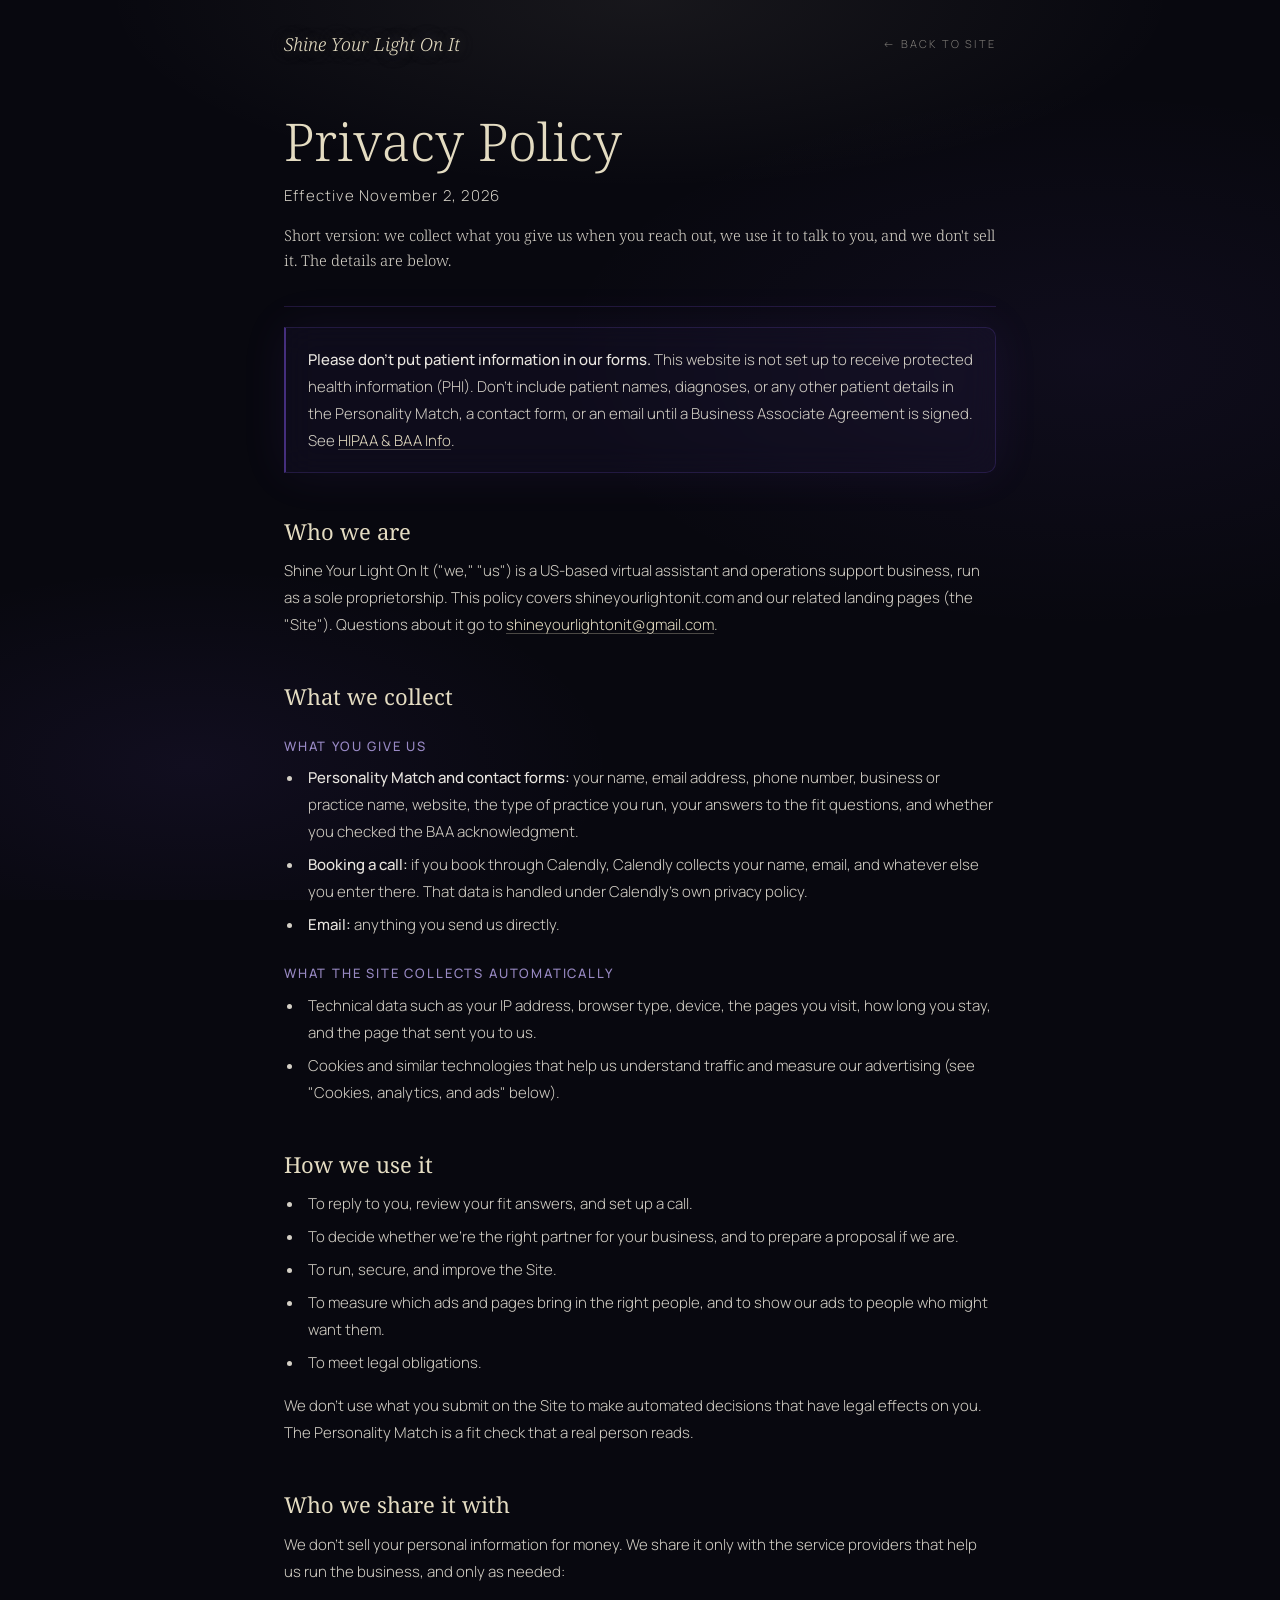
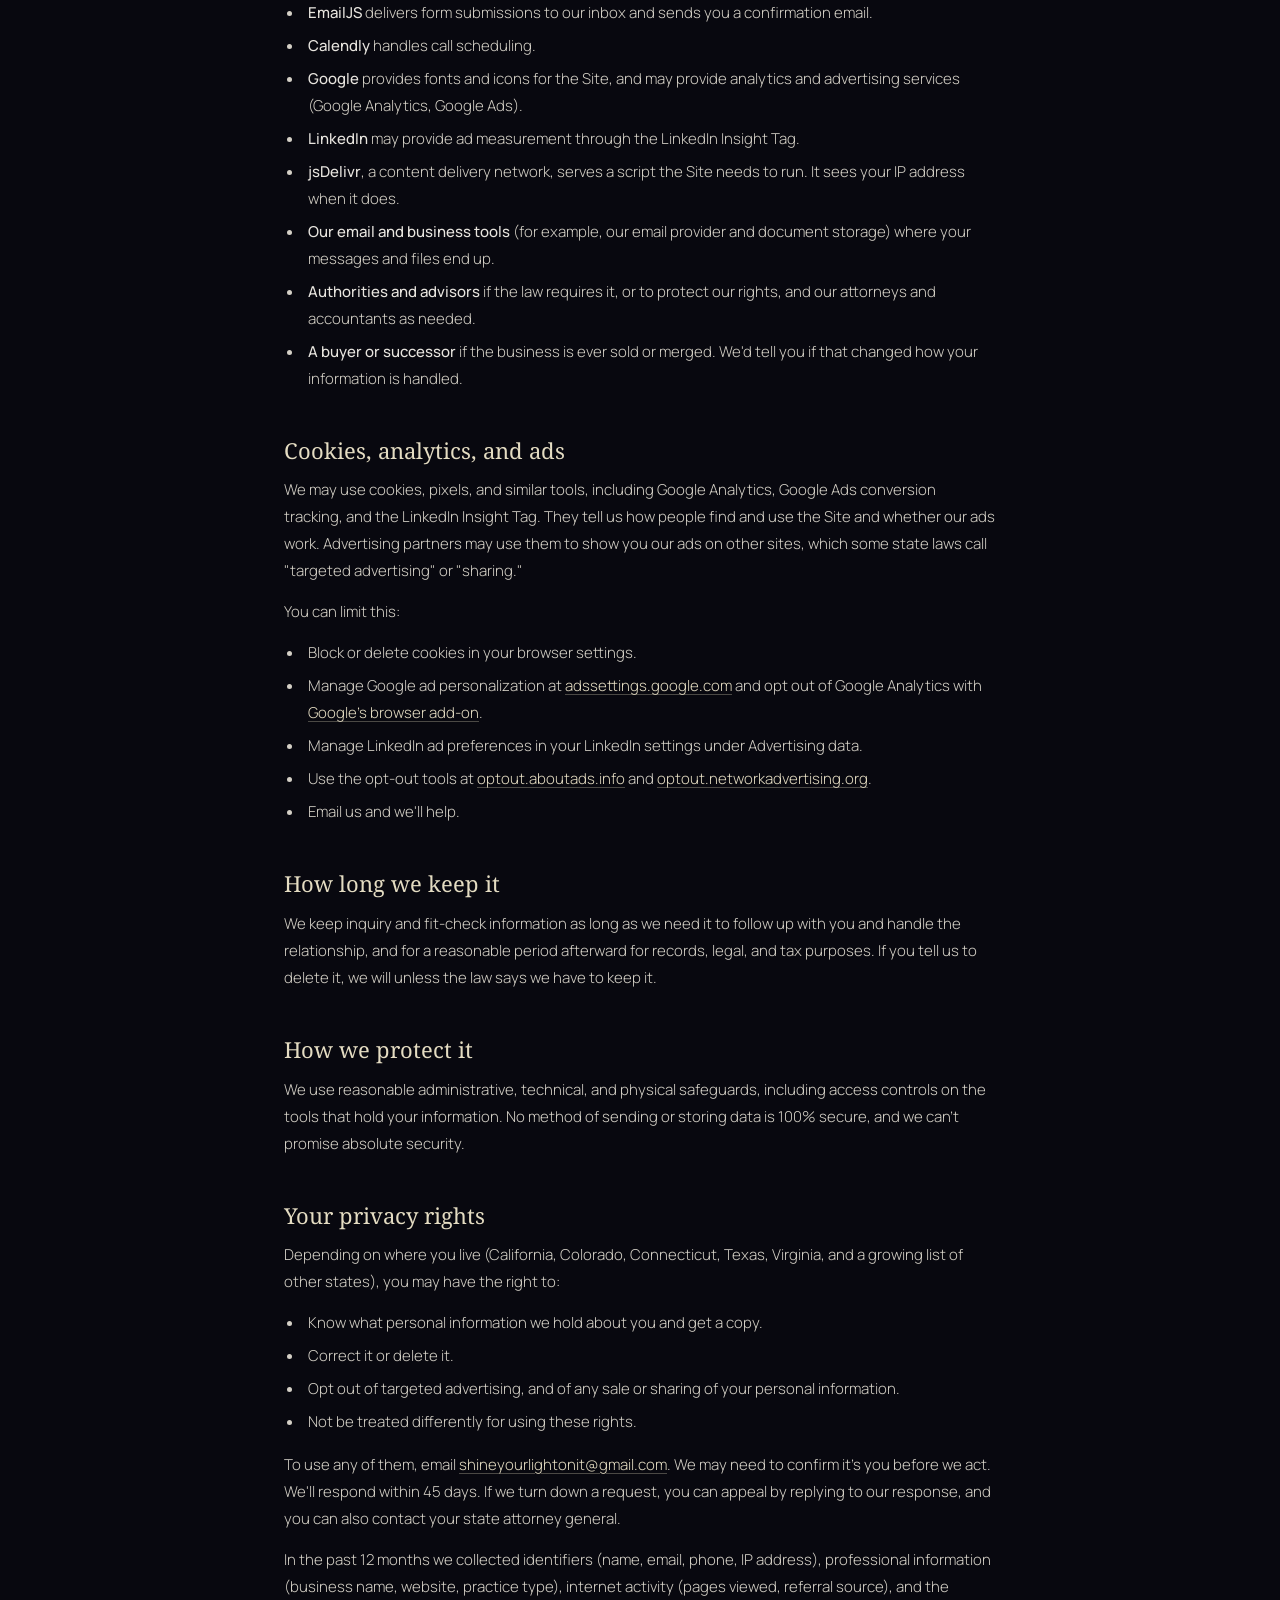
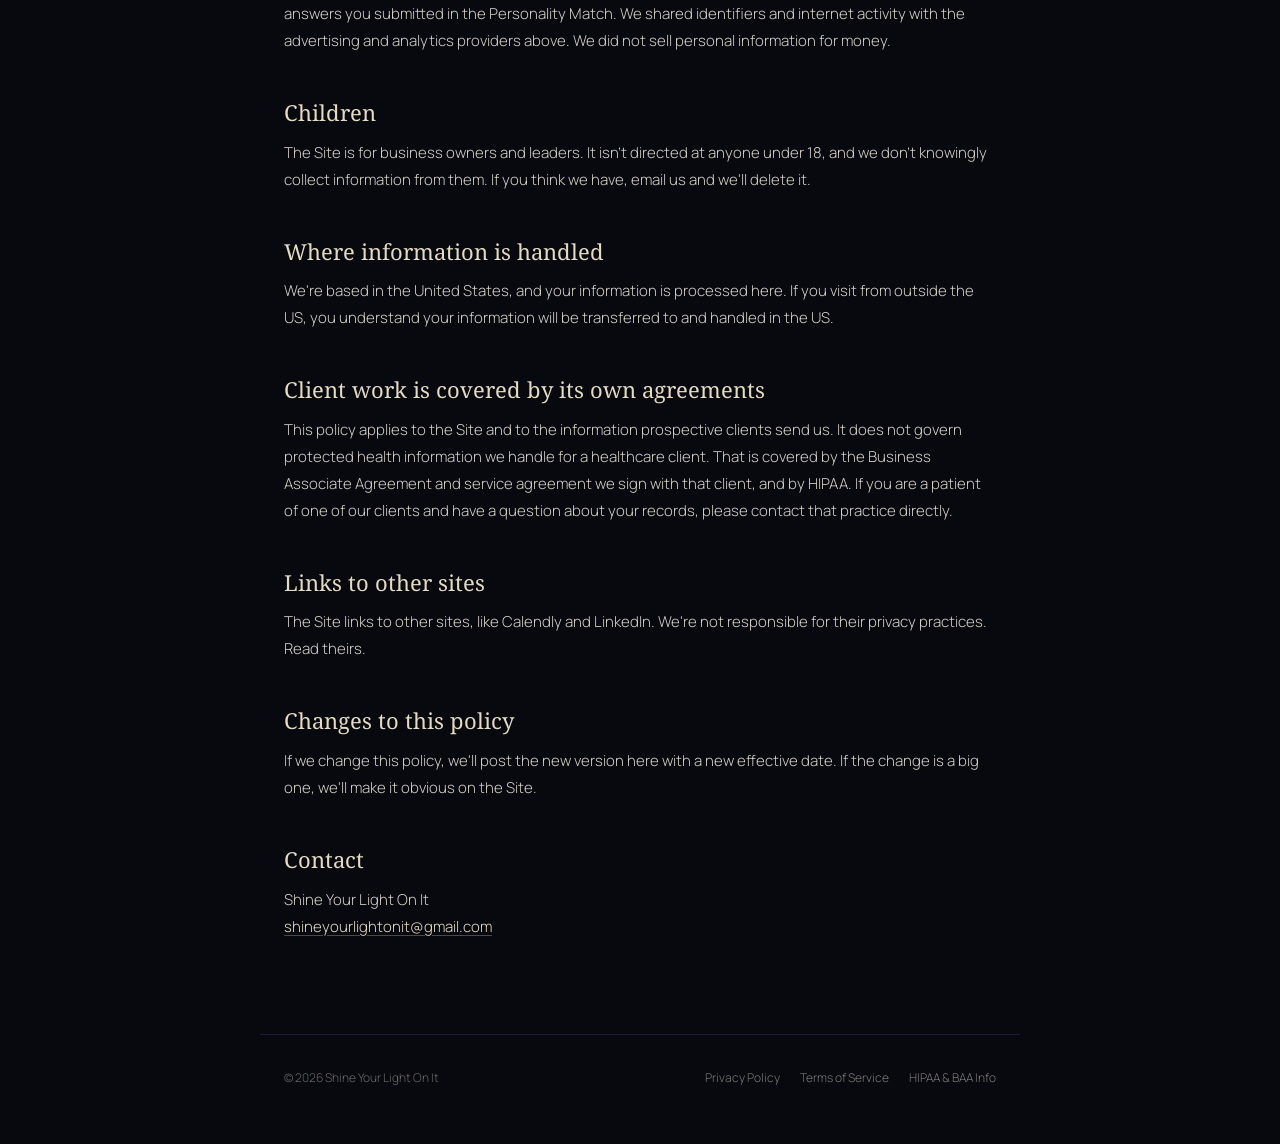
<file: privacy.html>
<!DOCTYPE html>
<html lang="en">
<head>
<meta charset="utf-8"/>
<meta name="viewport" content="width=device-width, initial-scale=1.0"/>
<title>Privacy Policy | Shine Your Light On It</title>
<meta name="description" content="How Shine Your Light On It collects, uses, and protects information from visitors and prospective clients."/>
<meta name="robots" content="index,follow"/>
<link href="https://fonts.googleapis.com/css2?family=Noto+Serif:ital,wght@0,300;0,400;1,400&family=Manrope:wght@300;400;500&display=swap" rel="stylesheet"/>
<link rel="canonical" href="https://shineyourlightonit.com/privacy.html"/>
<link rel="icon" href="favicon.svg" type="image/svg+xml"/>
<link rel="apple-touch-icon" href="apple-touch-icon.png"/>
<meta name="theme-color" content="#08080f"/>
<link href="legal.css" rel="stylesheet"/>
<!-- DRAFT: have an attorney review before launch. Fill every class="fill" placeholder. Update the sole proprietorship wording when an LLC is formed. -->
</head>
<body>

<header class="legal-nav">
  <a class="brand" href="index.html">Shine Your Light On It</a>
  <a class="back" href="index.html">&larr; Back to site</a>
</header>

<main class="legal">
  <h1>Privacy Policy</h1>
  <p class="meta">Effective November 2, 2026</p>

  <p class="lead">Short version: we collect what you give us when you reach out, we use it to talk to you, and we don't sell it. The details are below.</p>

  <div class="callout">
    <p><strong>Please don't put patient information in our forms.</strong> This website is not set up to receive protected health information (PHI). Don't include patient names, diagnoses, or any other patient details in the Personality Match, a contact form, or an email until a Business Associate Agreement is signed. See <a href="hipaa.html">HIPAA &amp; BAA Info</a>.</p>
  </div>

  <h2>Who we are</h2>
  <p>Shine Your Light On It ("we," "us") is a US-based virtual assistant and operations support business, run as a sole proprietorship. This policy covers shineyourlightonit.com and our related landing pages (the "Site"). Questions about it go to <a href="mailto:shineyourlightonit@gmail.com">shineyourlightonit@gmail.com</a>.</p>

  <h2>What we collect</h2>
  <h3>What you give us</h3>
  <ul>
    <li><strong>Personality Match and contact forms:</strong> your name, email address, phone number, business or practice name, website, the type of practice you run, your answers to the fit questions, and whether you checked the BAA acknowledgment.</li>
    <li><strong>Booking a call:</strong> if you book through Calendly, Calendly collects your name, email, and whatever else you enter there. That data is handled under Calendly's own privacy policy.</li>
    <li><strong>Email:</strong> anything you send us directly.</li>
  </ul>
  <h3>What the Site collects automatically</h3>
  <ul>
    <li>Technical data such as your IP address, browser type, device, the pages you visit, how long you stay, and the page that sent you to us.</li>
    <li>Cookies and similar technologies that help us understand traffic and measure our advertising (see "Cookies, analytics, and ads" below).</li>
  </ul>

  <h2>How we use it</h2>
  <ul>
    <li>To reply to you, review your fit answers, and set up a call.</li>
    <li>To decide whether we're the right partner for your business, and to prepare a proposal if we are.</li>
    <li>To run, secure, and improve the Site.</li>
    <li>To measure which ads and pages bring in the right people, and to show our ads to people who might want them.</li>
    <li>To meet legal obligations.</li>
  </ul>
  <p>We don't use what you submit on the Site to make automated decisions that have legal effects on you. The Personality Match is a fit check that a real person reads.</p>

  <h2>Who we share it with</h2>
  <p>We don't sell your personal information for money. We share it only with the service providers that help us run the business, and only as needed:</p>
  <ul>
    <li><strong>EmailJS</strong> delivers form submissions to our inbox and sends you a confirmation email.</li>
    <li><strong>Calendly</strong> handles call scheduling.</li>
    <li><strong>Google</strong> provides fonts and icons for the Site, and may provide analytics and advertising services (Google Analytics, Google Ads).</li>
    <li><strong>LinkedIn</strong> may provide ad measurement through the LinkedIn Insight Tag.</li>
    <li><strong>jsDelivr</strong>, a content delivery network, serves a script the Site needs to run. It sees your IP address when it does.</li>
    <li><strong>Our email and business tools</strong> (for example, our email provider and document storage) where your messages and files end up.</li>
    <li><strong>Authorities and advisors</strong> if the law requires it, or to protect our rights, and our attorneys and accountants as needed.</li>
    <li><strong>A buyer or successor</strong> if the business is ever sold or merged. We'd tell you if that changed how your information is handled.</li>
  </ul>

  <h2>Cookies, analytics, and ads</h2>
  <p>We may use cookies, pixels, and similar tools, including Google Analytics, Google Ads conversion tracking, and the LinkedIn Insight Tag. They tell us how people find and use the Site and whether our ads work. Advertising partners may use them to show you our ads on other sites, which some state laws call "targeted advertising" or "sharing."</p>
  <p>You can limit this:</p>
  <ul>
    <li>Block or delete cookies in your browser settings.</li>
    <li>Manage Google ad personalization at <a href="https://adssettings.google.com" rel="noopener">adssettings.google.com</a> and opt out of Google Analytics with <a href="https://tools.google.com/dlpage/gaoptout" rel="noopener">Google's browser add-on</a>.</li>
    <li>Manage LinkedIn ad preferences in your LinkedIn settings under Advertising data.</li>
    <li>Use the opt-out tools at <a href="https://optout.aboutads.info" rel="noopener">optout.aboutads.info</a> and <a href="https://optout.networkadvertising.org" rel="noopener">optout.networkadvertising.org</a>.</li>
    <li>Email us and we'll help.</li>
  </ul>

  <h2>How long we keep it</h2>
  <p>We keep inquiry and fit-check information as long as we need it to follow up with you and handle the relationship, and for a reasonable period afterward for records, legal, and tax purposes. If you tell us to delete it, we will unless the law says we have to keep it.</p>

  <h2>How we protect it</h2>
  <p>We use reasonable administrative, technical, and physical safeguards, including access controls on the tools that hold your information. No method of sending or storing data is 100% secure, and we can't promise absolute security.</p>

  <h2>Your privacy rights</h2>
  <p>Depending on where you live (California, Colorado, Connecticut, Texas, Virginia, and a growing list of other states), you may have the right to:</p>
  <ul>
    <li>Know what personal information we hold about you and get a copy.</li>
    <li>Correct it or delete it.</li>
    <li>Opt out of targeted advertising, and of any sale or sharing of your personal information.</li>
    <li>Not be treated differently for using these rights.</li>
  </ul>
  <p>To use any of them, email <a href="mailto:shineyourlightonit@gmail.com">shineyourlightonit@gmail.com</a>. We may need to confirm it's you before we act. We'll respond within 45 days. If we turn down a request, you can appeal by replying to our response, and you can also contact your state attorney general.</p>
  <p>In the past 12 months we collected identifiers (name, email, phone, IP address), professional information (business name, website, practice type), internet activity (pages viewed, referral source), and the answers you submitted in the Personality Match. We shared identifiers and internet activity with the advertising and analytics providers above. We did not sell personal information for money.</p>

  <h2>Children</h2>
  <p>The Site is for business owners and leaders. It isn't directed at anyone under 18, and we don't knowingly collect information from them. If you think we have, email us and we'll delete it.</p>

  <h2>Where information is handled</h2>
  <p>We're based in the United States, and your information is processed here. If you visit from outside the US, you understand your information will be transferred to and handled in the US.</p>

  <h2>Client work is covered by its own agreements</h2>
  <p>This policy applies to the Site and to the information prospective clients send us. It does not govern protected health information we handle for a healthcare client. That is covered by the Business Associate Agreement and service agreement we sign with that client, and by HIPAA. If you are a patient of one of our clients and have a question about your records, please contact that practice directly.</p>

  <h2>Links to other sites</h2>
  <p>The Site links to other sites, like Calendly and LinkedIn. We're not responsible for their privacy practices. Read theirs.</p>

  <h2>Changes to this policy</h2>
  <p>If we change this policy, we'll post the new version here with a new effective date. If the change is a big one, we'll make it obvious on the Site.</p>

  <h2>Contact</h2>
  <p>Shine Your Light On It<br/><a href="mailto:shineyourlightonit@gmail.com">shineyourlightonit@gmail.com</a></p>
</main>

<footer class="legal-footer">
  <span>&copy; 2026 Shine Your Light On It</span>
  <nav aria-label="Legal">
    <a href="privacy.html">Privacy Policy</a>
    <a href="terms.html">Terms of Service</a>
    <a href="hipaa.html">HIPAA &amp; BAA Info</a>
  </nav>
</footer>

</body>
</html>
</file>
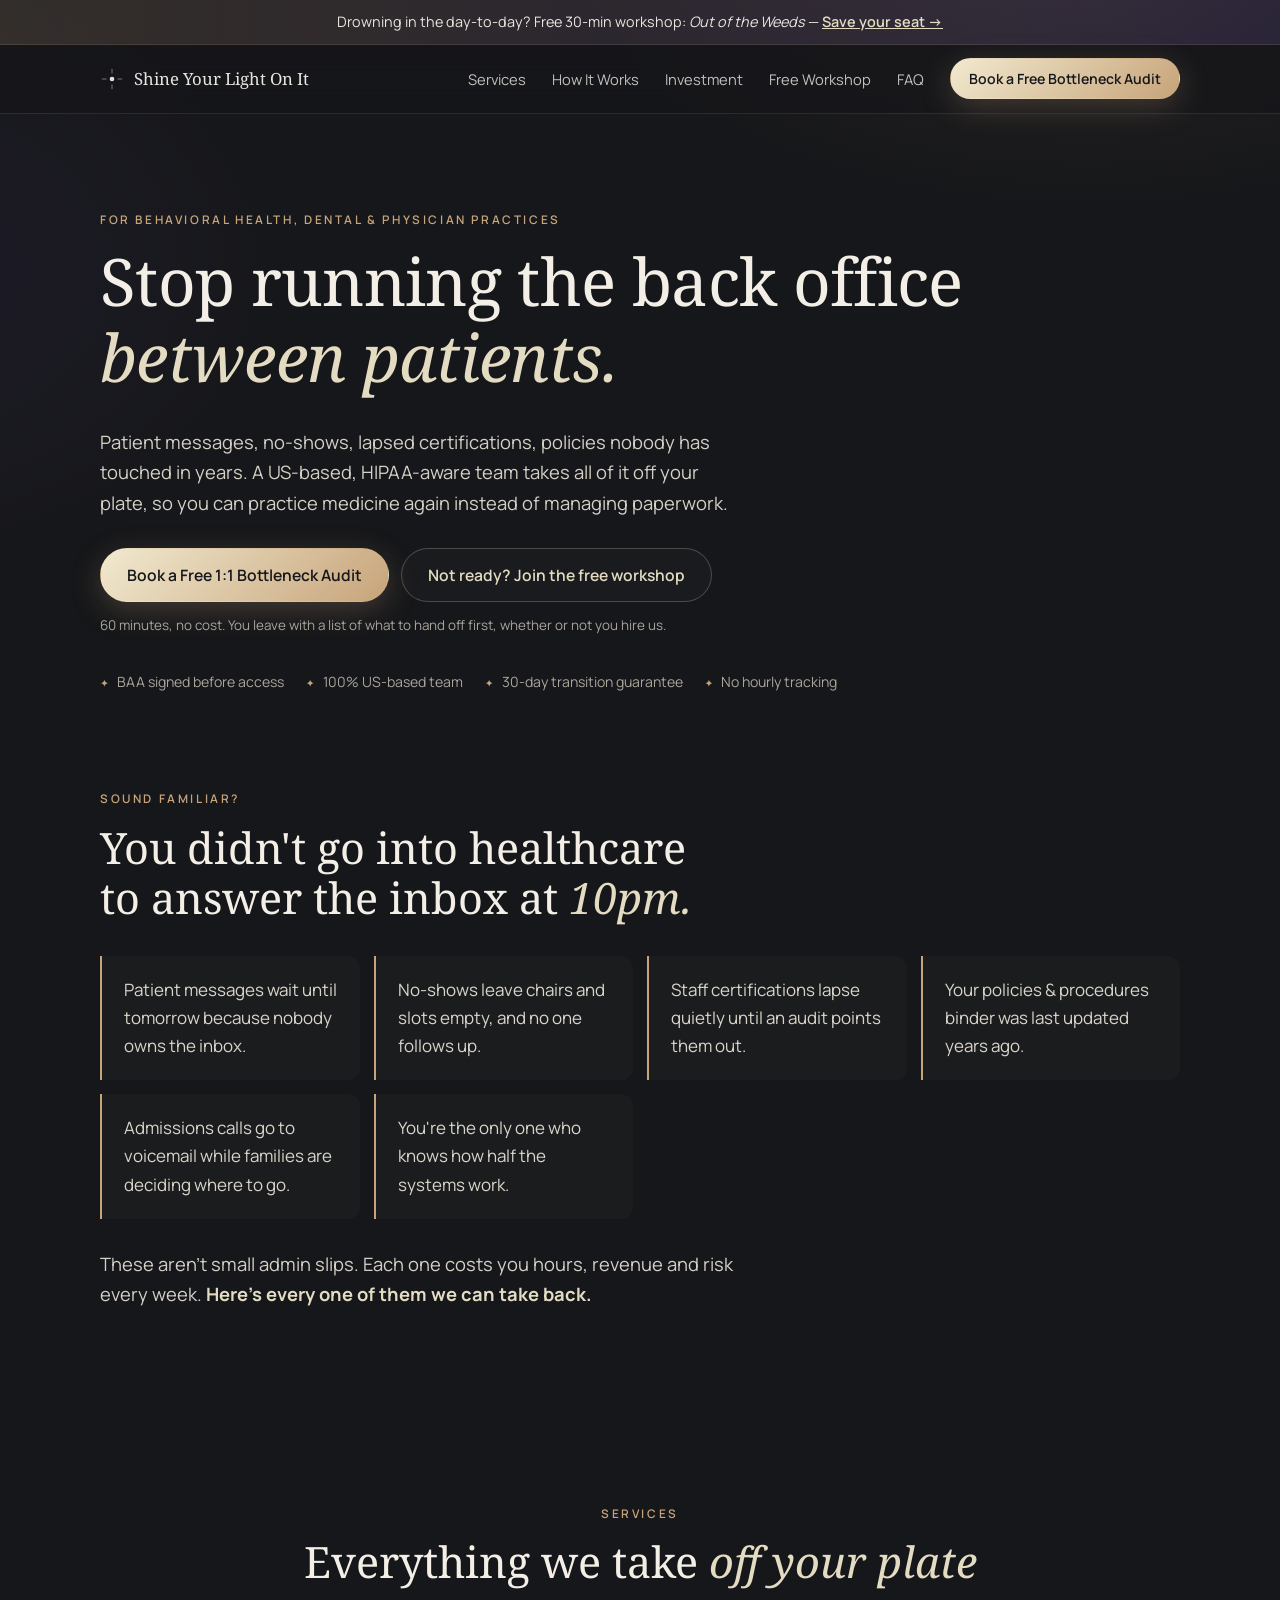
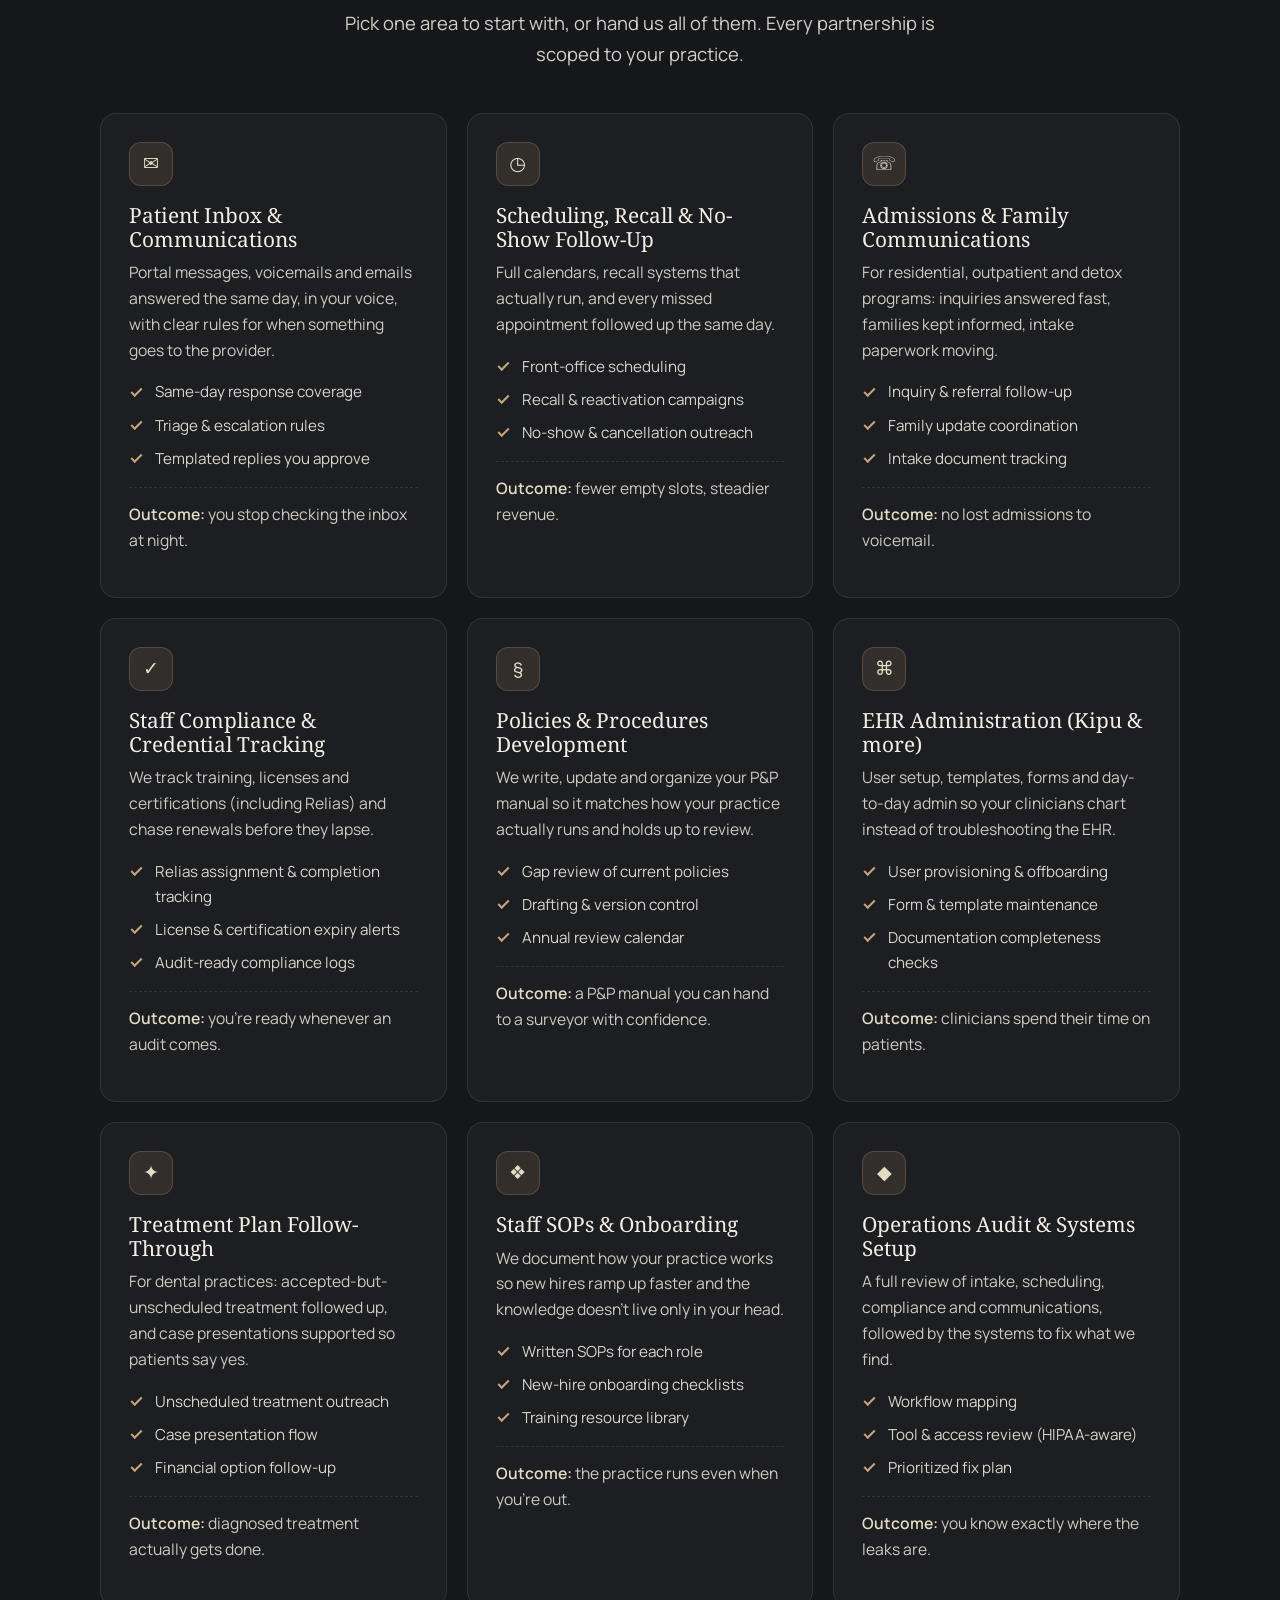
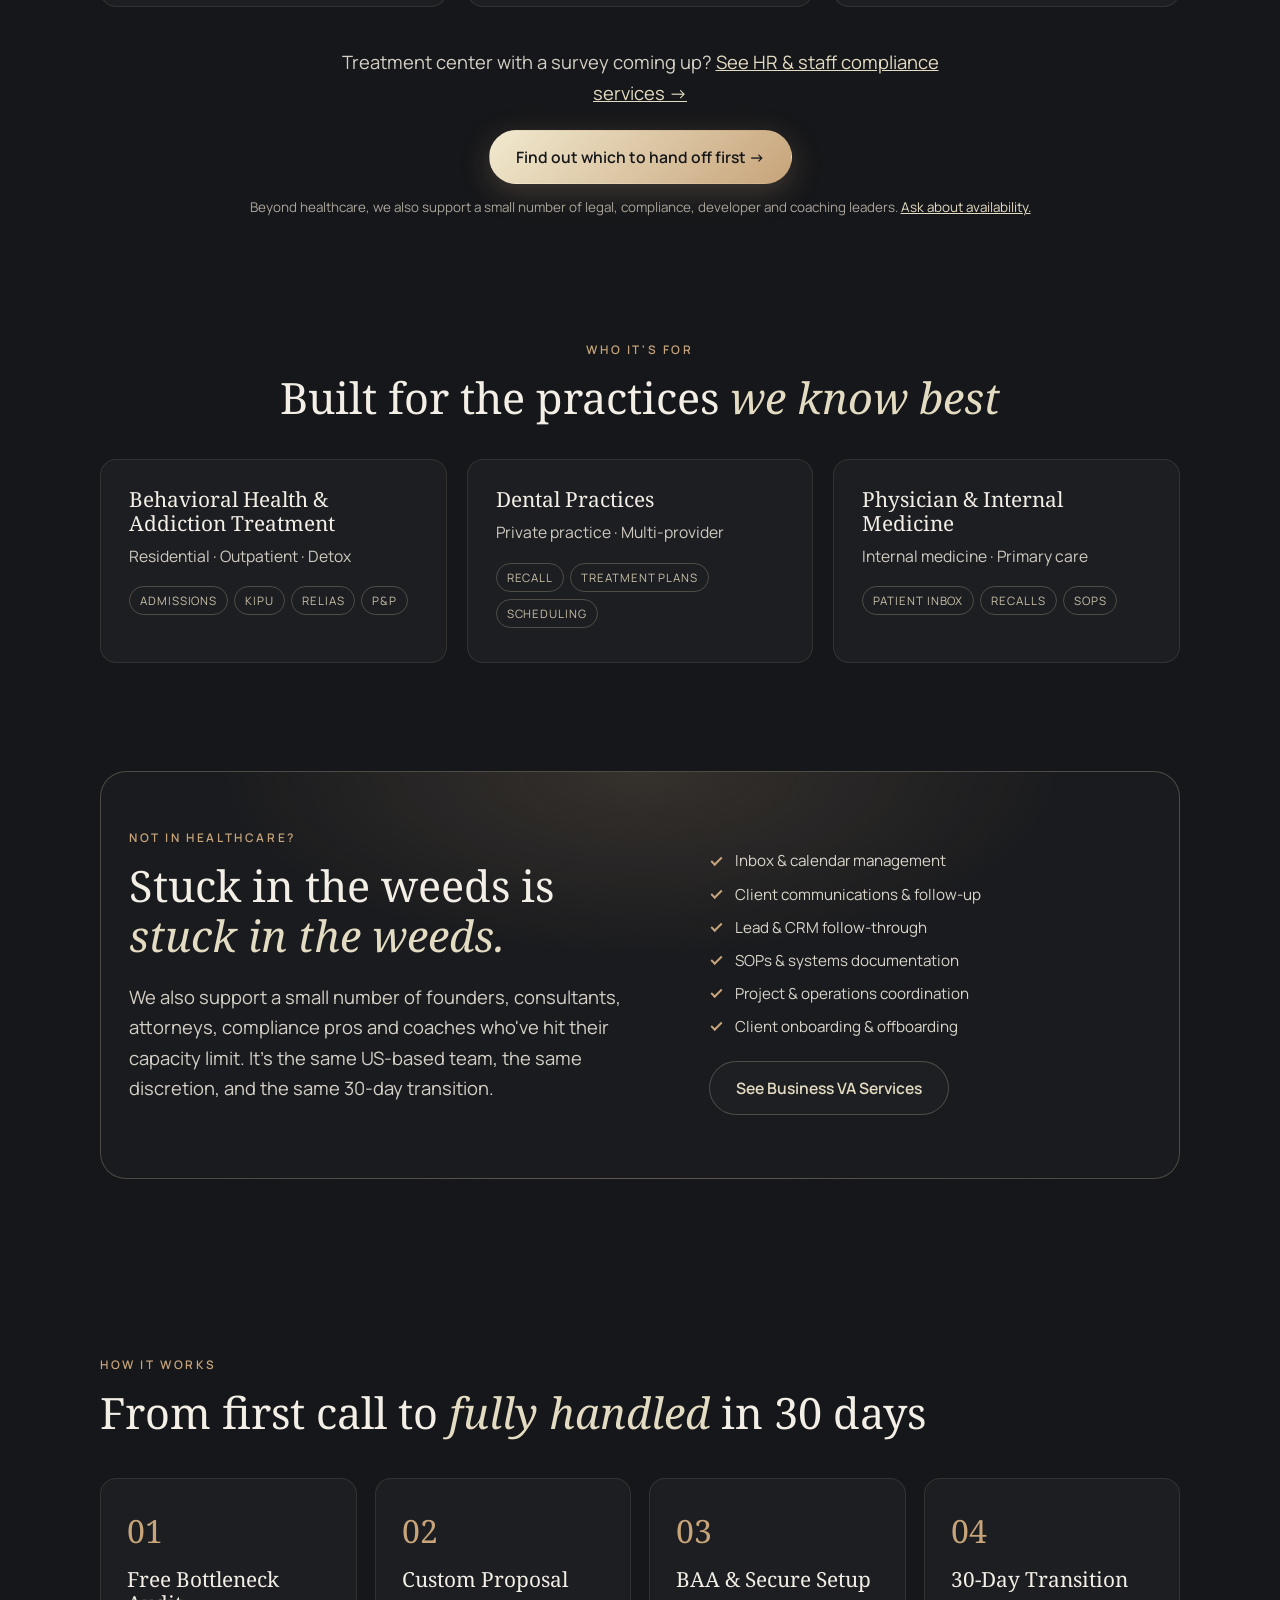
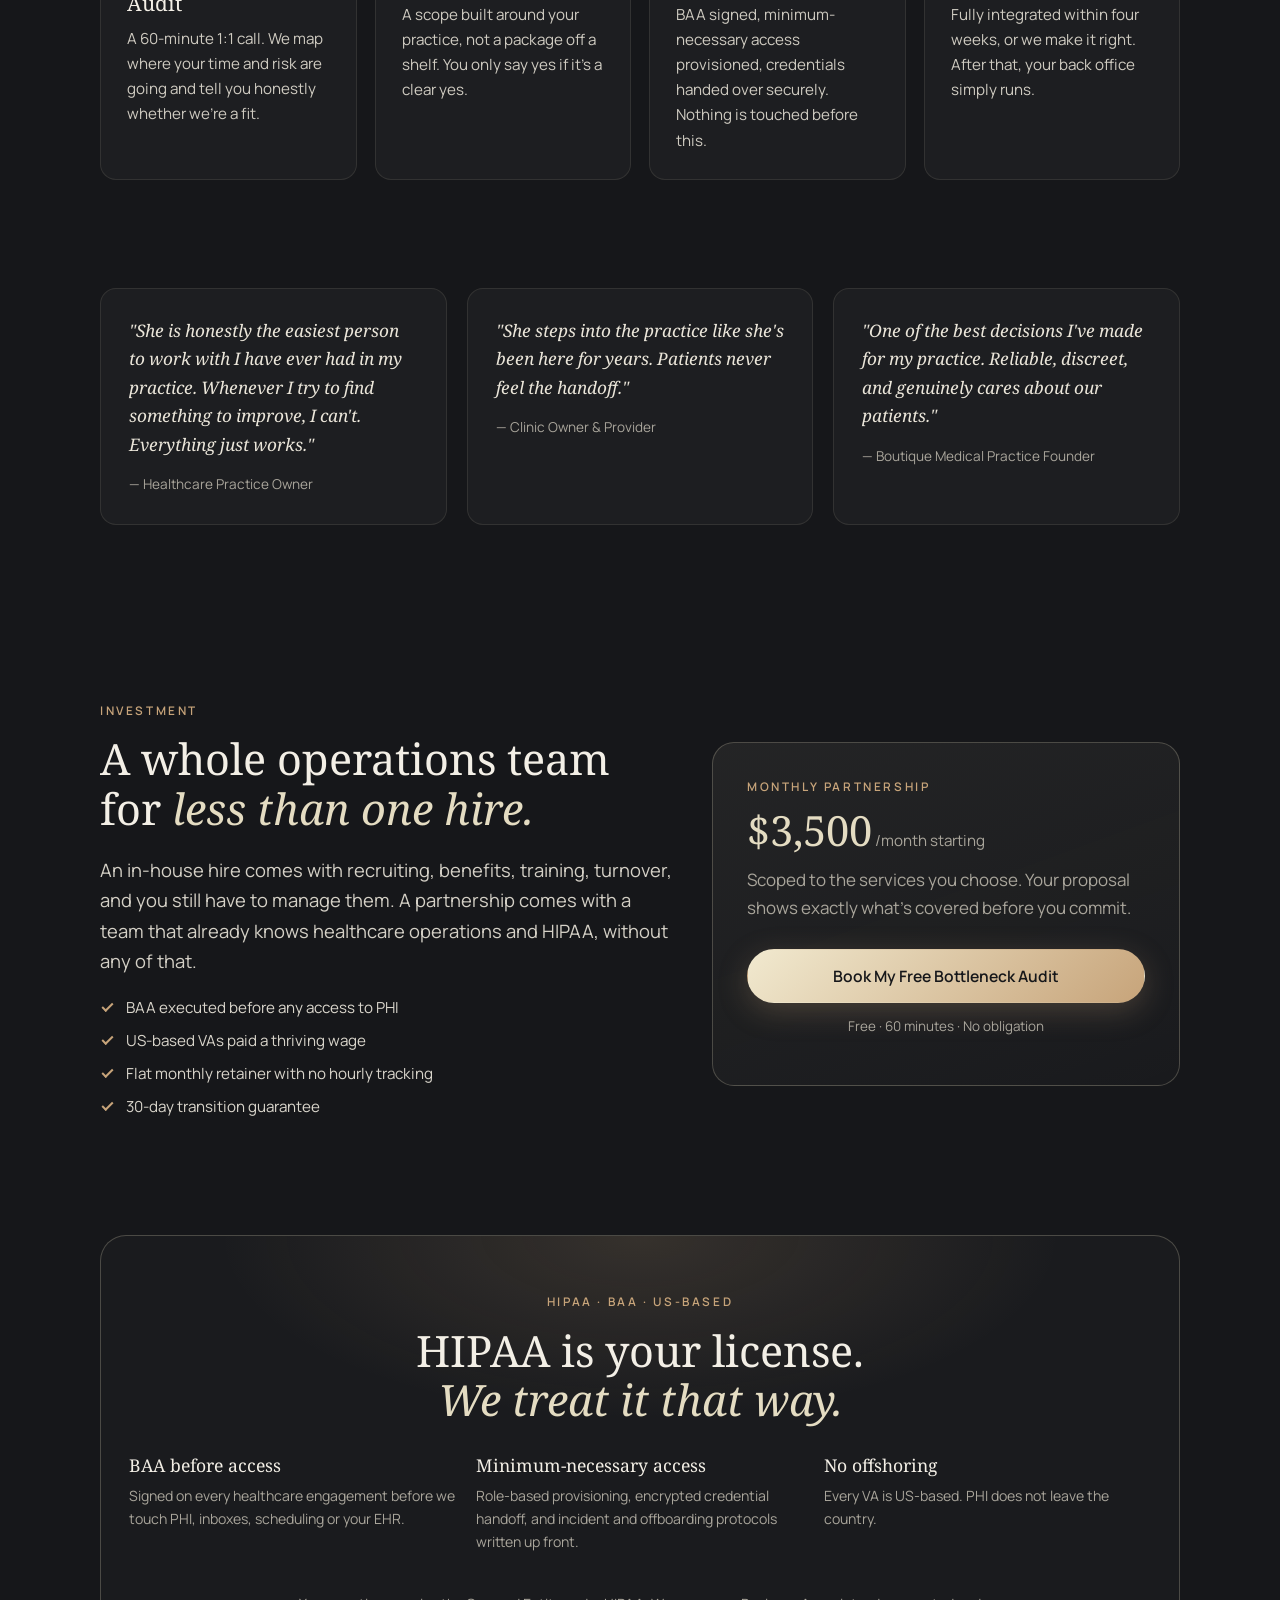
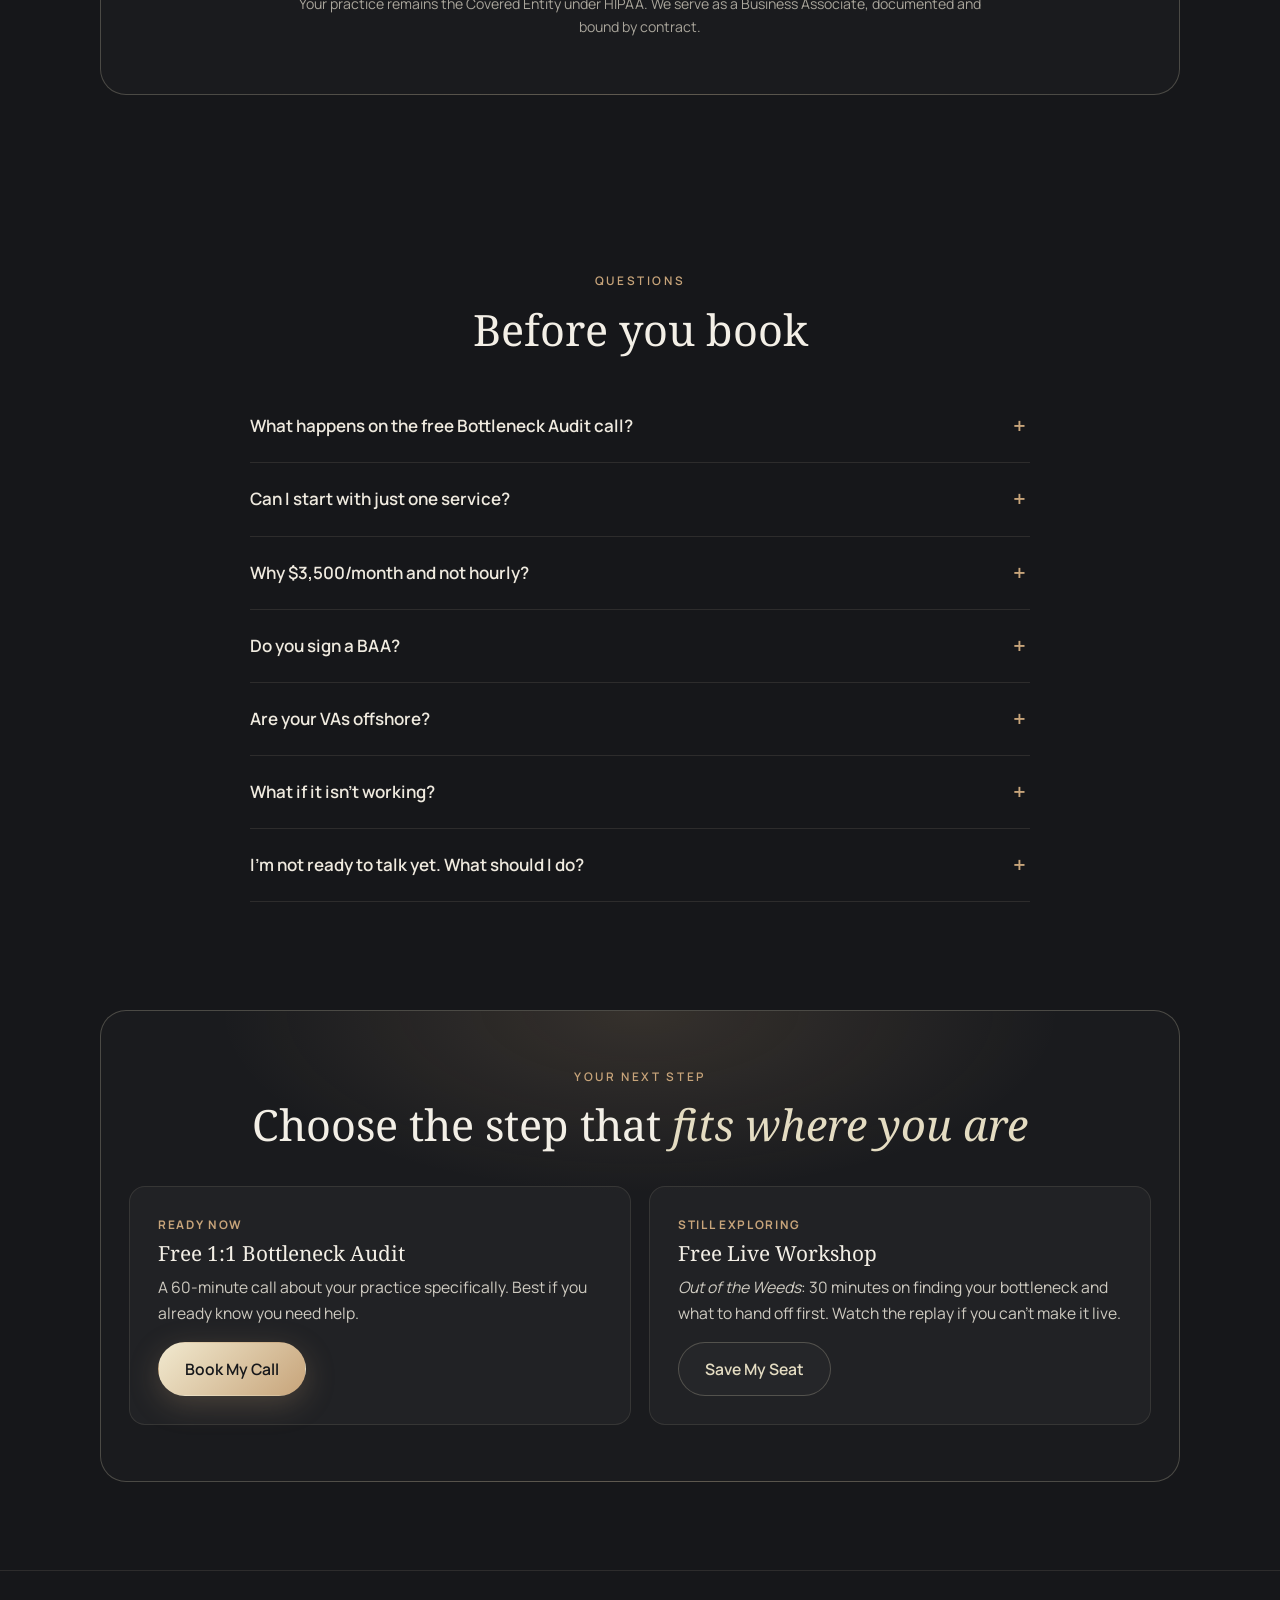
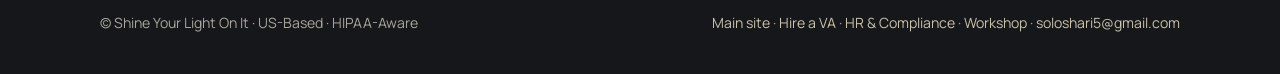
<file: services.html>
<!DOCTYPE html>
<html lang="en">
<head>
<meta charset="UTF-8">
<meta name="viewport" content="width=device-width, initial-scale=1.0">
<title>Services | Shine Your Light On It — HIPAA-Aware Practice Operations</title>
<meta name="description" content="Every service we take off your plate: patient communications, scheduling and recall, admissions, staff compliance, policies and procedures, Kipu EHR administration and more. US-based, HIPAA-aware, BAA on every engagement.">
<meta property="og:title" content="Stop running the back office between patients.">
<meta property="og:description" content="US-based, HIPAA-aware operations support for behavioral health, dental and physician practices.">
<link rel="preconnect" href="https://fonts.googleapis.com">
<link rel="preconnect" href="https://fonts.gstatic.com" crossorigin>
<link href="https://fonts.googleapis.com/css2?family=Noto+Serif:ital,wght@0,400;0,700;1,400&family=Manrope:wght@400;500;600;700&display=swap" rel="stylesheet">
<link rel="stylesheet" href="funnel.css">
<script src="funnel-config.js"></script>
</head>
<body class="has-mobile-cta">

<div class="announce">
  Drowning in the day-to-day? Free 30-min workshop: <em>Out of the Weeds</em> — <a href="workshop.html">Save your seat →</a>
</div>

<nav class="nav" aria-label="Main">
  <div class="wrap">
    <a class="brand" href="services.html">
      <svg width="24" height="24" viewBox="0 0 26 26" fill="none" aria-hidden="true"><circle cx="13" cy="13" r="2.5" fill="#e8e2d0"/><g stroke="#e8e2d0" stroke-width="1" opacity=".5"><line x1="13" y1="2" x2="13" y2="7"/><line x1="13" y1="19" x2="13" y2="24"/><line x1="2" y1="13" x2="7" y2="13"/><line x1="19" y1="13" x2="24" y2="13"/></g></svg>
      Shine Your Light On It
    </a>
    <button class="menu-toggle" aria-expanded="false" aria-controls="nav-links">Menu</button>
    <ul class="nav-links" id="nav-links">
      <li><a href="#services">Services</a></li>
      <li><a href="#how">How It Works</a></li>
      <li><a href="#investment">Investment</a></li>
      <li><a href="workshop.html">Free Workshop</a></li>
      <li><a href="#faq">FAQ</a></li>
      <li><a class="btn btn-primary" data-calendly href="#">Book a Free Bottleneck Audit</a></li>
    </ul>
  </div>
</nav>

<!-- HERO -->
<header class="hero">
  <div class="wrap">
    <span class="eyebrow">For behavioral health, dental &amp; physician practices</span>
    <h1>Stop running the back office<br><em>between patients.</em></h1>
    <p class="lead">Patient messages, no-shows, lapsed certifications, policies nobody has touched in years. A US-based, HIPAA-aware team takes all of it off your plate, so you can practice medicine again instead of managing paperwork.</p>
    <div class="btn-row">
      <a class="btn btn-primary" data-calendly href="#">Book a Free 1:1 Bottleneck Audit</a>
      <a class="btn btn-ghost" href="workshop.html">Not ready? Join the free workshop</a>
    </div>
    <p class="btn-note">60 minutes, no cost. You leave with a list of what to hand off first, whether or not you hire us.</p>
    <div class="trust-row">
      <span>BAA signed before access</span>
      <span>100% US-based team</span>
      <span>30-day transition guarantee</span>
      <span>No hourly tracking</span>
    </div>
  </div>
</header>

<!-- PAIN -->
<section style="padding-top:24px">
  <div class="wrap reveal">
    <span class="eyebrow">Sound familiar?</span>
    <h2>You didn't go into healthcare<br>to answer the inbox at <em>10pm.</em></h2>
    <div class="pain">
      <div>Patient messages wait until tomorrow because nobody owns the inbox.</div>
      <div>No-shows leave chairs and slots empty, and no one follows up.</div>
      <div>Staff certifications lapse quietly until an audit points them out.</div>
      <div>Your policies &amp; procedures binder was last updated years ago.</div>
      <div>Admissions calls go to voicemail while families are deciding where to go.</div>
      <div>You're the only one who knows how half the systems work.</div>
    </div>
    <p class="lead" style="margin-top:30px">These aren't small admin slips. Each one costs you hours, revenue and risk every week. <strong style="color:var(--gold)">Here's every one of them we can take back.</strong></p>
  </div>
</section>

<!-- SERVICES -->
<section id="services">
  <div class="wrap">
    <div class="center reveal">
      <span class="eyebrow">Services</span>
      <h2>Everything we take <em>off your plate</em></h2>
      <p class="lead">Pick one area to start with, or hand us all of them. Every partnership is scoped to your practice.</p>
    </div>

    <div class="grid g3" style="margin-top:44px">
      <article class="card reveal">
        <div class="icon" aria-hidden="true">✉</div>
        <h3>Patient Inbox &amp; Communications</h3>
        <p>Portal messages, voicemails and emails answered the same day, in your voice, with clear rules for when something goes to the provider.</p>
        <ul class="ticks">
          <li>Same-day response coverage</li>
          <li>Triage &amp; escalation rules</li>
          <li>Templated replies you approve</li>
        </ul>
        <p class="outcome"><strong>Outcome:</strong> you stop checking the inbox at night.</p>
      </article>

      <article class="card reveal">
        <div class="icon" aria-hidden="true">◷</div>
        <h3>Scheduling, Recall &amp; No-Show Follow-Up</h3>
        <p>Full calendars, recall systems that actually run, and every missed appointment followed up the same day.</p>
        <ul class="ticks">
          <li>Front-office scheduling</li>
          <li>Recall &amp; reactivation campaigns</li>
          <li>No-show &amp; cancellation outreach</li>
        </ul>
        <p class="outcome"><strong>Outcome:</strong> fewer empty slots, steadier revenue.</p>
      </article>

      <article class="card reveal">
        <div class="icon" aria-hidden="true">☏</div>
        <h3>Admissions &amp; Family Communications</h3>
        <p>For residential, outpatient and detox programs: inquiries answered fast, families kept informed, intake paperwork moving.</p>
        <ul class="ticks">
          <li>Inquiry &amp; referral follow-up</li>
          <li>Family update coordination</li>
          <li>Intake document tracking</li>
        </ul>
        <p class="outcome"><strong>Outcome:</strong> no lost admissions to voicemail.</p>
      </article>

      <article class="card reveal">
        <div class="icon" aria-hidden="true">✓</div>
        <h3>Staff Compliance &amp; Credential Tracking</h3>
        <p>We track training, licenses and certifications (including Relias) and chase renewals before they lapse.</p>
        <ul class="ticks">
          <li>Relias assignment &amp; completion tracking</li>
          <li>License &amp; certification expiry alerts</li>
          <li>Audit-ready compliance logs</li>
        </ul>
        <p class="outcome"><strong>Outcome:</strong> you're ready whenever an audit comes.</p>
      </article>

      <article class="card reveal">
        <div class="icon" aria-hidden="true">§</div>
        <h3>Policies &amp; Procedures Development</h3>
        <p>We write, update and organize your P&amp;P manual so it matches how your practice actually runs and holds up to review.</p>
        <ul class="ticks">
          <li>Gap review of current policies</li>
          <li>Drafting &amp; version control</li>
          <li>Annual review calendar</li>
        </ul>
        <p class="outcome"><strong>Outcome:</strong> a P&amp;P manual you can hand to a surveyor with confidence.</p>
      </article>

      <article class="card reveal">
        <div class="icon" aria-hidden="true">⌘</div>
        <h3>EHR Administration (Kipu &amp; more)</h3>
        <p>User setup, templates, forms and day-to-day admin so your clinicians chart instead of troubleshooting the EHR.</p>
        <ul class="ticks">
          <li>User provisioning &amp; offboarding</li>
          <li>Form &amp; template maintenance</li>
          <li>Documentation completeness checks</li>
        </ul>
        <p class="outcome"><strong>Outcome:</strong> clinicians spend their time on patients.</p>
      </article>

      <article class="card reveal">
        <div class="icon" aria-hidden="true">✦</div>
        <h3>Treatment Plan Follow-Through</h3>
        <p>For dental practices: accepted-but-unscheduled treatment followed up, and case presentations supported so patients say yes.</p>
        <ul class="ticks">
          <li>Unscheduled treatment outreach</li>
          <li>Case presentation flow</li>
          <li>Financial option follow-up</li>
        </ul>
        <p class="outcome"><strong>Outcome:</strong> diagnosed treatment actually gets done.</p>
      </article>

      <article class="card reveal">
        <div class="icon" aria-hidden="true">❖</div>
        <h3>Staff SOPs &amp; Onboarding</h3>
        <p>We document how your practice works so new hires ramp up faster and the knowledge doesn't live only in your head.</p>
        <ul class="ticks">
          <li>Written SOPs for each role</li>
          <li>New-hire onboarding checklists</li>
          <li>Training resource library</li>
        </ul>
        <p class="outcome"><strong>Outcome:</strong> the practice runs even when you're out.</p>
      </article>

      <article class="card reveal">
        <div class="icon" aria-hidden="true">◆</div>
        <h3>Operations Audit &amp; Systems Setup</h3>
        <p>A full review of intake, scheduling, compliance and communications, followed by the systems to fix what we find.</p>
        <ul class="ticks">
          <li>Workflow mapping</li>
          <li>Tool &amp; access review (HIPAA-aware)</li>
          <li>Prioritized fix plan</li>
        </ul>
        <p class="outcome"><strong>Outcome:</strong> you know exactly where the leaks are.</p>
      </article>
    </div>

    <div class="center reveal" style="margin-top:40px">
      <p class="lead" style="margin:0 auto 22px">Treatment center with a survey coming up? <a href="hr-compliance.html">See HR &amp; staff compliance services →</a></p>
      <a class="btn btn-primary" data-calendly href="#">Find out which to hand off first →</a>
      <p class="btn-note">Beyond healthcare, we also support a small number of legal, compliance, developer and coaching leaders. <a data-calendly href="#">Ask about availability.</a></p>
    </div>
  </div>
</section>

<!-- WHO -->
<section style="padding-top:20px">
  <div class="wrap">
    <div class="center reveal">
      <span class="eyebrow">Who it's for</span>
      <h2>Built for the practices <em>we know best</em></h2>
    </div>
    <div class="grid g3" style="margin-top:36px">
      <div class="card reveal">
        <h3>Behavioral Health &amp; Addiction Treatment</h3>
        <p class="muted small">Residential · Outpatient · Detox</p>
        <span class="tag">Admissions</span><span class="tag">Kipu</span><span class="tag">Relias</span><span class="tag">P&amp;P</span>
      </div>
      <div class="card reveal">
        <h3>Dental Practices</h3>
        <p class="muted small">Private practice · Multi-provider</p>
        <span class="tag">Recall</span><span class="tag">Treatment plans</span><span class="tag">Scheduling</span>
      </div>
      <div class="card reveal">
        <h3>Physician &amp; Internal Medicine</h3>
        <p class="muted small">Internal medicine · Primary care</p>
        <span class="tag">Patient inbox</span><span class="tag">Recalls</span><span class="tag">SOPs</span>
      </div>
    </div>
  </div>
</section>

<!-- BEYOND HEALTHCARE -->
<section id="beyond" style="padding-top:20px">
  <div class="wrap">
    <div class="band reveal">
      <div class="split">
        <div>
          <span class="eyebrow">Not in healthcare?</span>
          <h2>Stuck in the weeds is <em>stuck in the weeds.</em></h2>
          <p class="lead">We also support a small number of founders, consultants, attorneys, compliance pros and coaches who've hit their capacity limit. It's the same US-based team, the same discretion, and the same 30-day transition.</p>
        </div>
        <div>
          <ul class="ticks">
            <li>Inbox &amp; calendar management</li>
            <li>Client communications &amp; follow-up</li>
            <li>Lead &amp; CRM follow-through</li>
            <li>SOPs &amp; systems documentation</li>
            <li>Project &amp; operations coordination</li>
            <li>Client onboarding &amp; offboarding</li>
          </ul>
          <a class="btn btn-ghost" href="hire-a-va.html" style="margin-top:14px">See Business VA Services</a>
        </div>
      </div>
    </div>
  </div>
</section>


<!-- HOW -->
<section id="how">
  <div class="wrap">
    <div class="reveal">
      <span class="eyebrow">How it works</span>
      <h2>From first call to <em>fully handled</em> in 30 days</h2>
    </div>
    <div class="steps reveal">
      <div class="step"><h3>Free Bottleneck Audit</h3><p>A 60-minute 1:1 call. We map where your time and risk are going and tell you honestly whether we're a fit.</p></div>
      <div class="step"><h3>Custom Proposal</h3><p>A scope built around your practice, not a package off a shelf. You only say yes if it's a clear yes.</p></div>
      <div class="step"><h3>BAA &amp; Secure Setup</h3><p>BAA signed, minimum-necessary access provisioned, credentials handed over securely. Nothing is touched before this.</p></div>
      <div class="step"><h3>30-Day Transition</h3><p>Fully integrated within four weeks, or we make it right. After that, your back office simply runs.</p></div>
    </div>
  </div>
</section>

<!-- PROOF -->
<section style="padding-top:20px">
  <div class="wrap">
    <div class="grid g3">
      <blockquote class="card quote reveal">"She is honestly the easiest person to work with I have ever had in my practice. Whenever I try to find something to improve, I can't. Everything just works."<cite>— Healthcare Practice Owner</cite></blockquote>
      <blockquote class="card quote reveal">"She steps into the practice like she's been here for years. Patients never feel the handoff."<cite>— Clinic Owner &amp; Provider</cite></blockquote>
      <blockquote class="card quote reveal">"One of the best decisions I've made for my practice. Reliable, discreet, and genuinely cares about our patients."<cite>— Boutique Medical Practice Founder</cite></blockquote>
    </div>
  </div>
</section>

<!-- INVESTMENT -->
<section id="investment">
  <div class="wrap split">
    <div class="reveal">
      <span class="eyebrow">Investment</span>
      <h2>A whole operations team<br>for <em>less than one hire.</em></h2>
      <p class="lead">An in-house hire comes with recruiting, benefits, training, turnover, and you still have to manage them. A partnership comes with a team that already knows healthcare operations and HIPAA, without any of that.</p>
      <ul class="ticks">
        <li>BAA executed before any access to PHI</li>
        <li>US-based VAs paid a thriving wage</li>
        <li>Flat monthly retainer with no hourly tracking</li>
        <li>30-day transition guarantee</li>
      </ul>
    </div>
    <div class="panel reveal">
      <span class="eyebrow">Monthly partnership</span>
      <div class="price">$3,500<small> /month starting</small></div>
      <p class="muted" style="margin-top:14px">Scoped to the services you choose. Your proposal shows exactly what's covered before you commit.</p>
      <a class="btn btn-primary" data-calendly href="#" style="width:100%;margin-top:10px">Book My Free Bottleneck Audit</a>
      <p class="btn-note center">Free · 60 minutes · No obligation</p>
    </div>
  </div>
</section>

<!-- HIPAA -->
<section style="padding-top:20px">
  <div class="wrap">
    <div class="band reveal">
      <div class="center">
        <span class="eyebrow">HIPAA · BAA · US-Based</span>
        <h2>HIPAA is your license.<br><em>We treat it that way.</em></h2>
      </div>
      <div class="grid g3" style="margin-top:30px">
        <div><h3 style="font-size:1.1rem">BAA before access</h3><p class="muted small">Signed on every healthcare engagement before we touch PHI, inboxes, scheduling or your EHR.</p></div>
        <div><h3 style="font-size:1.1rem">Minimum-necessary access</h3><p class="muted small">Role-based provisioning, encrypted credential handoff, and incident and offboarding protocols written up front.</p></div>
        <div><h3 style="font-size:1.1rem">No offshoring</h3><p class="muted small">Every VA is US-based. PHI does not leave the country.</p></div>
      </div>
      <p class="muted small center" style="margin:24px auto 0;max-width:720px">Your practice remains the Covered Entity under HIPAA. We serve as a Business Associate, documented and bound by contract.</p>
    </div>
  </div>
</section>

<!-- FAQ -->
<section id="faq">
  <div class="wrap">
    <div class="center reveal">
      <span class="eyebrow">Questions</span>
      <h2>Before you book</h2>
    </div>
    <div class="faq reveal">
      <details><summary>What happens on the free Bottleneck Audit call?</summary><p>We walk through your intake, scheduling, communications and compliance workflows and point out where time and risk are leaking. You leave with a short list of what to delegate first, even if you never work with us.</p></details>
      <details><summary>Can I start with just one service?</summary><p>Yes. Many practices start with the area that hurts most, usually the patient inbox or staff compliance, and add more once it runs smoothly.</p></details>
      <details><summary>Why $3,500/month and not hourly?</summary><p>Hourly billing rewards slow work and makes you watch the clock. A flat retainer means we own outcomes, and you always know what you're paying.</p></details>
      <details><summary>Do you sign a BAA?</summary><p>Always, on every healthcare engagement, before any access to PHI or your systems.</p></details>
      <details><summary>Are your VAs offshore?</summary><p>No. Every team member is US-based, and PHI never leaves the country.</p></details>
      <details><summary>What if it isn't working?</summary><p>Our 30-day transition guarantee means you're fully integrated within four weeks, or we make it right.</p></details>
      <details><summary>I'm not ready to talk yet. What should I do?</summary><p>Join the free 30-minute workshop, <em>Out of the Weeds</em>. You'll find your bottleneck and learn what to hand off first, and you can book a 1:1 whenever you're ready.</p></details>
    </div>
  </div>
</section>

<!-- FINAL CTA -->
<section style="padding-top:20px">
  <div class="wrap">
    <div class="band center reveal">
      <span class="eyebrow">Your next step</span>
      <h2>Choose the step that <em>fits where you are</em></h2>
      <div class="choice">
        <div class="card">
          <div class="badge">Ready now</div>
          <h3>Free 1:1 Bottleneck Audit</h3>
          <p>A 60-minute call about your practice specifically. Best if you already know you need help.</p>
          <a class="btn btn-primary" data-calendly href="#">Book My Call</a>
        </div>
        <div class="card">
          <div class="badge">Still exploring</div>
          <h3>Free Live Workshop</h3>
          <p><em>Out of the Weeds</em>: 30 minutes on finding your bottleneck and what to hand off first. Watch the replay if you can't make it live.</p>
          <a class="btn btn-ghost" href="workshop.html">Save My Seat</a>
        </div>
      </div>
    </div>
  </div>
</section>

<footer>
  <div class="wrap">
    <span>© Shine Your Light On It · US-Based · HIPAA-Aware</span>
    <span><a href="index.html">Main site</a> · <a href="hire-a-va.html">Hire a VA</a> · <a href="hr-compliance.html">HR &amp; Compliance</a> · <a href="workshop.html">Workshop</a> · <a data-contact-email href="#"></a></span>
  </div>
</footer>

<div class="mobile-cta">
  <a class="btn btn-ghost" href="workshop.html">Free Workshop</a>
  <a class="btn btn-primary" data-calendly href="#">Book a Call</a>
</div>
</body>
</html>
</file>
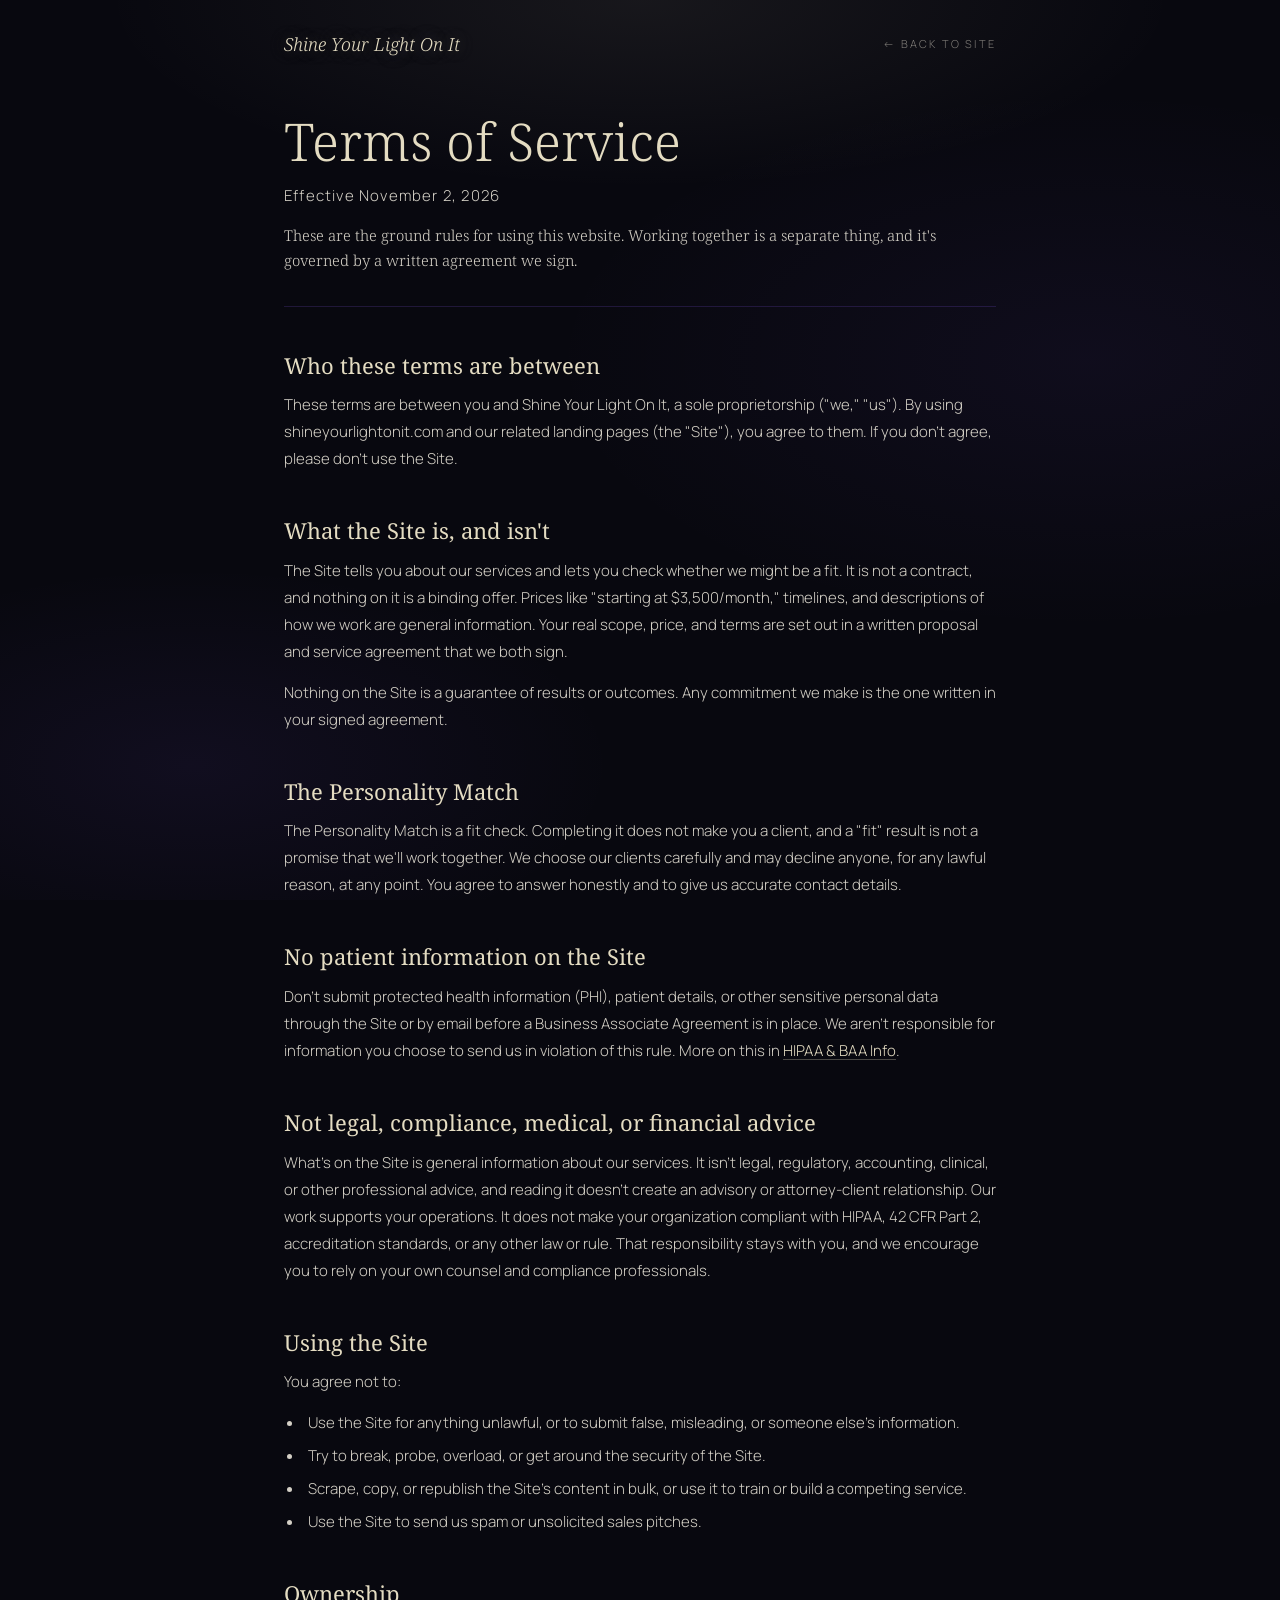
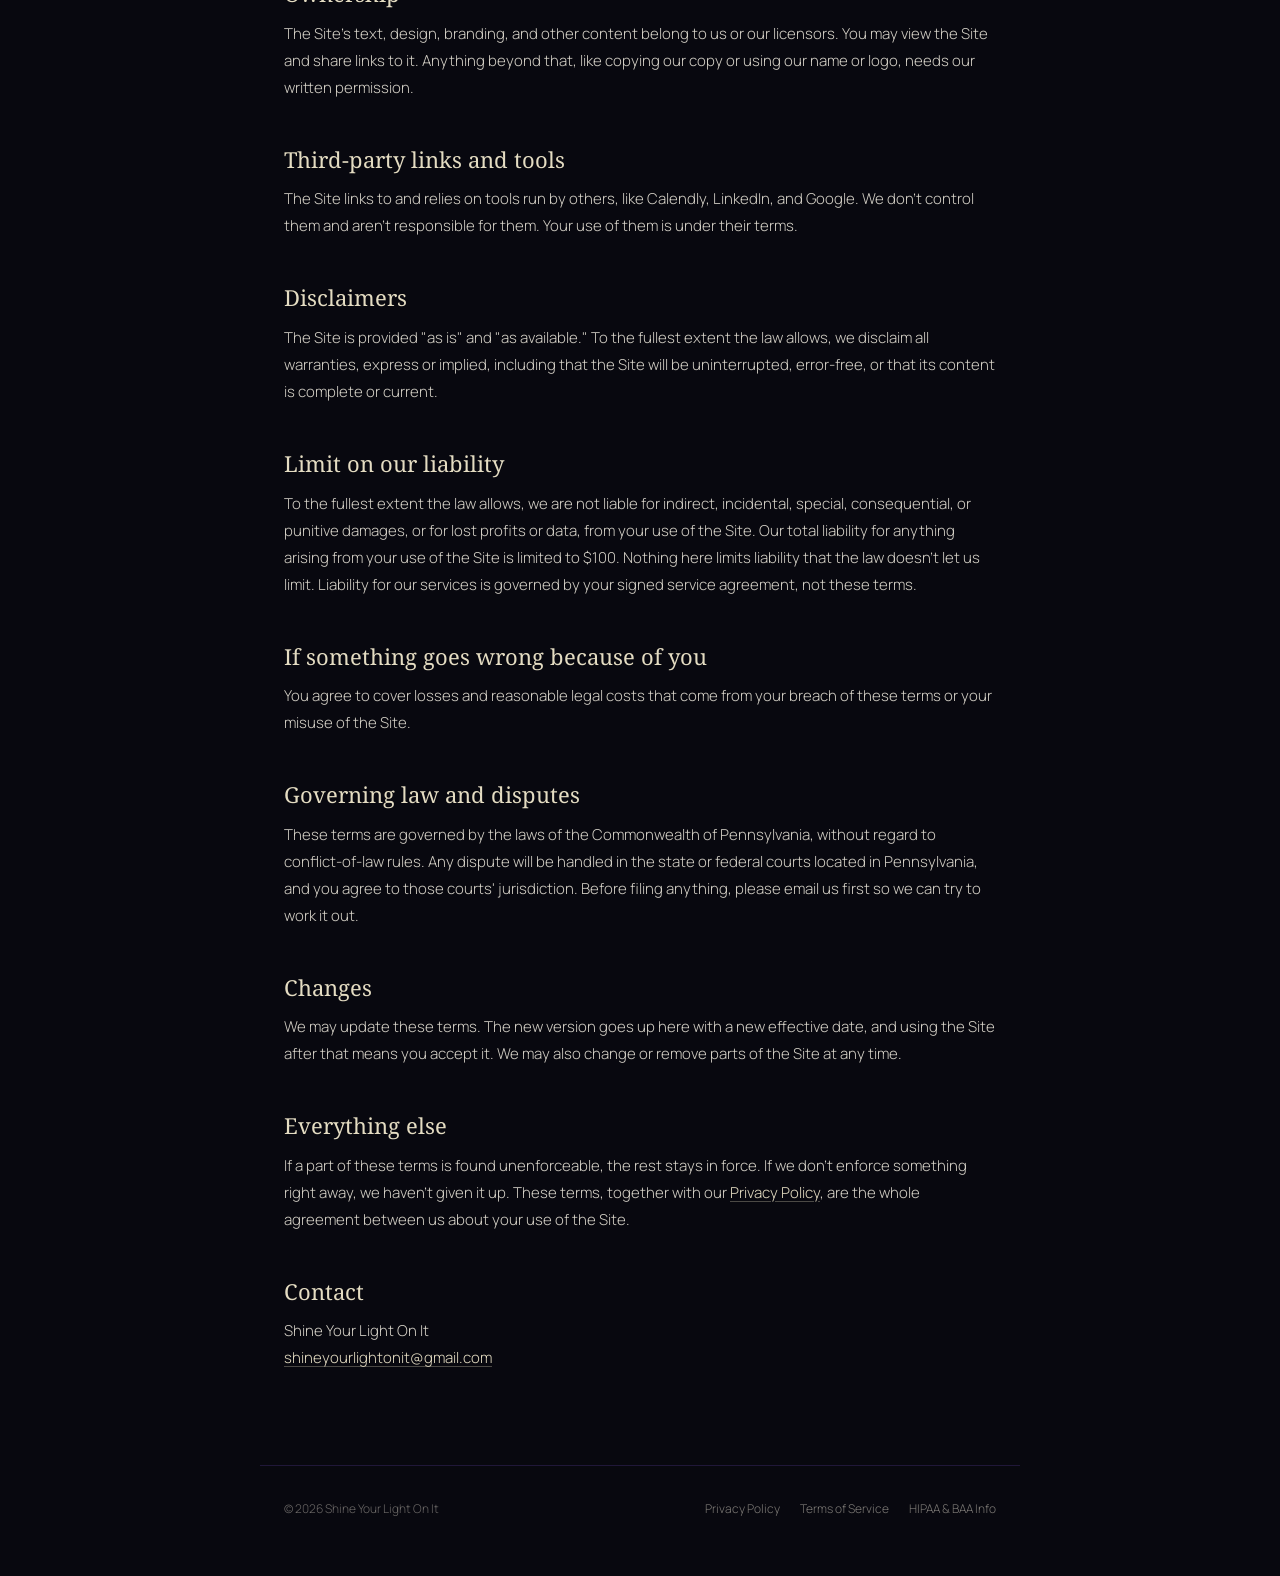
<file: terms.html>
<!DOCTYPE html>
<html lang="en">
<head>
<meta charset="utf-8"/>
<meta name="viewport" content="width=device-width, initial-scale=1.0"/>
<title>Terms of Service | Shine Your Light On It</title>
<meta name="description" content="The terms for using the Shine Your Light On It website and how our engagements work."/>
<meta name="robots" content="index,follow"/>
<link href="https://fonts.googleapis.com/css2?family=Noto+Serif:ital,wght@0,300;0,400;1,400&family=Manrope:wght@300;400;500&display=swap" rel="stylesheet"/>
<link rel="canonical" href="https://shineyourlightonit.com/terms.html"/>
<link rel="icon" href="favicon.svg" type="image/svg+xml"/>
<link rel="apple-touch-icon" href="apple-touch-icon.png"/>
<meta name="theme-color" content="#08080f"/>
<link href="legal.css" rel="stylesheet"/>
<!-- DRAFT: have an attorney review before launch. Fill every class="fill" placeholder. Update the sole proprietorship wording when an LLC is formed. -->
</head>
<body>

<header class="legal-nav">
  <a class="brand" href="index.html">Shine Your Light On It</a>
  <a class="back" href="index.html">&larr; Back to site</a>
</header>

<main class="legal">
  <h1>Terms of Service</h1>
  <p class="meta">Effective November 2, 2026</p>

  <p class="lead">These are the ground rules for using this website. Working together is a separate thing, and it's governed by a written agreement we sign.</p>

  <h2>Who these terms are between</h2>
  <p>These terms are between you and Shine Your Light On It, a sole proprietorship ("we," "us"). By using shineyourlightonit.com and our related landing pages (the "Site"), you agree to them. If you don't agree, please don't use the Site.</p>

  <h2>What the Site is, and isn't</h2>
  <p>The Site tells you about our services and lets you check whether we might be a fit. It is not a contract, and nothing on it is a binding offer. Prices like "starting at $3,500/month," timelines, and descriptions of how we work are general information. Your real scope, price, and terms are set out in a written proposal and service agreement that we both sign.</p>
  <p>Nothing on the Site is a guarantee of results or outcomes. Any commitment we make is the one written in your signed agreement.</p>

  <h2>The Personality Match</h2>
  <p>The Personality Match is a fit check. Completing it does not make you a client, and a "fit" result is not a promise that we'll work together. We choose our clients carefully and may decline anyone, for any lawful reason, at any point. You agree to answer honestly and to give us accurate contact details.</p>

  <h2>No patient information on the Site</h2>
  <p>Don't submit protected health information (PHI), patient details, or other sensitive personal data through the Site or by email before a Business Associate Agreement is in place. We aren't responsible for information you choose to send us in violation of this rule. More on this in <a href="hipaa.html">HIPAA &amp; BAA Info</a>.</p>

  <h2>Not legal, compliance, medical, or financial advice</h2>
  <p>What's on the Site is general information about our services. It isn't legal, regulatory, accounting, clinical, or other professional advice, and reading it doesn't create an advisory or attorney-client relationship. Our work supports your operations. It does not make your organization compliant with HIPAA, 42 CFR Part 2, accreditation standards, or any other law or rule. That responsibility stays with you, and we encourage you to rely on your own counsel and compliance professionals.</p>

  <h2>Using the Site</h2>
  <p>You agree not to:</p>
  <ul>
    <li>Use the Site for anything unlawful, or to submit false, misleading, or someone else's information.</li>
    <li>Try to break, probe, overload, or get around the security of the Site.</li>
    <li>Scrape, copy, or republish the Site's content in bulk, or use it to train or build a competing service.</li>
    <li>Use the Site to send us spam or unsolicited sales pitches.</li>
  </ul>

  <h2>Ownership</h2>
  <p>The Site's text, design, branding, and other content belong to us or our licensors. You may view the Site and share links to it. Anything beyond that, like copying our copy or using our name or logo, needs our written permission.</p>

  <h2>Third-party links and tools</h2>
  <p>The Site links to and relies on tools run by others, like Calendly, LinkedIn, and Google. We don't control them and aren't responsible for them. Your use of them is under their terms.</p>

  <h2>Disclaimers</h2>
  <p>The Site is provided "as is" and "as available." To the fullest extent the law allows, we disclaim all warranties, express or implied, including that the Site will be uninterrupted, error-free, or that its content is complete or current.</p>

  <h2>Limit on our liability</h2>
  <p>To the fullest extent the law allows, we are not liable for indirect, incidental, special, consequential, or punitive damages, or for lost profits or data, from your use of the Site. Our total liability for anything arising from your use of the Site is limited to $100. Nothing here limits liability that the law doesn't let us limit. Liability for our services is governed by your signed service agreement, not these terms.</p>

  <h2>If something goes wrong because of you</h2>
  <p>You agree to cover losses and reasonable legal costs that come from your breach of these terms or your misuse of the Site.</p>

  <h2>Governing law and disputes</h2>
  <p>These terms are governed by the laws of the Commonwealth of Pennsylvania, without regard to conflict-of-law rules. Any dispute will be handled in the state or federal courts located in Pennsylvania, and you agree to those courts' jurisdiction. Before filing anything, please email us first so we can try to work it out.</p>

  <h2>Changes</h2>
  <p>We may update these terms. The new version goes up here with a new effective date, and using the Site after that means you accept it. We may also change or remove parts of the Site at any time.</p>

  <h2>Everything else</h2>
  <p>If a part of these terms is found unenforceable, the rest stays in force. If we don't enforce something right away, we haven't given it up. These terms, together with our <a href="privacy.html">Privacy Policy</a>, are the whole agreement between us about your use of the Site.</p>

  <h2>Contact</h2>
  <p>Shine Your Light On It<br/><a href="mailto:shineyourlightonit@gmail.com">shineyourlightonit@gmail.com</a></p>
</main>

<footer class="legal-footer">
  <span>&copy; 2026 Shine Your Light On It</span>
  <nav aria-label="Legal">
    <a href="privacy.html">Privacy Policy</a>
    <a href="terms.html">Terms of Service</a>
    <a href="hipaa.html">HIPAA &amp; BAA Info</a>
  </nav>
</footer>

</body>
</html>
</file>
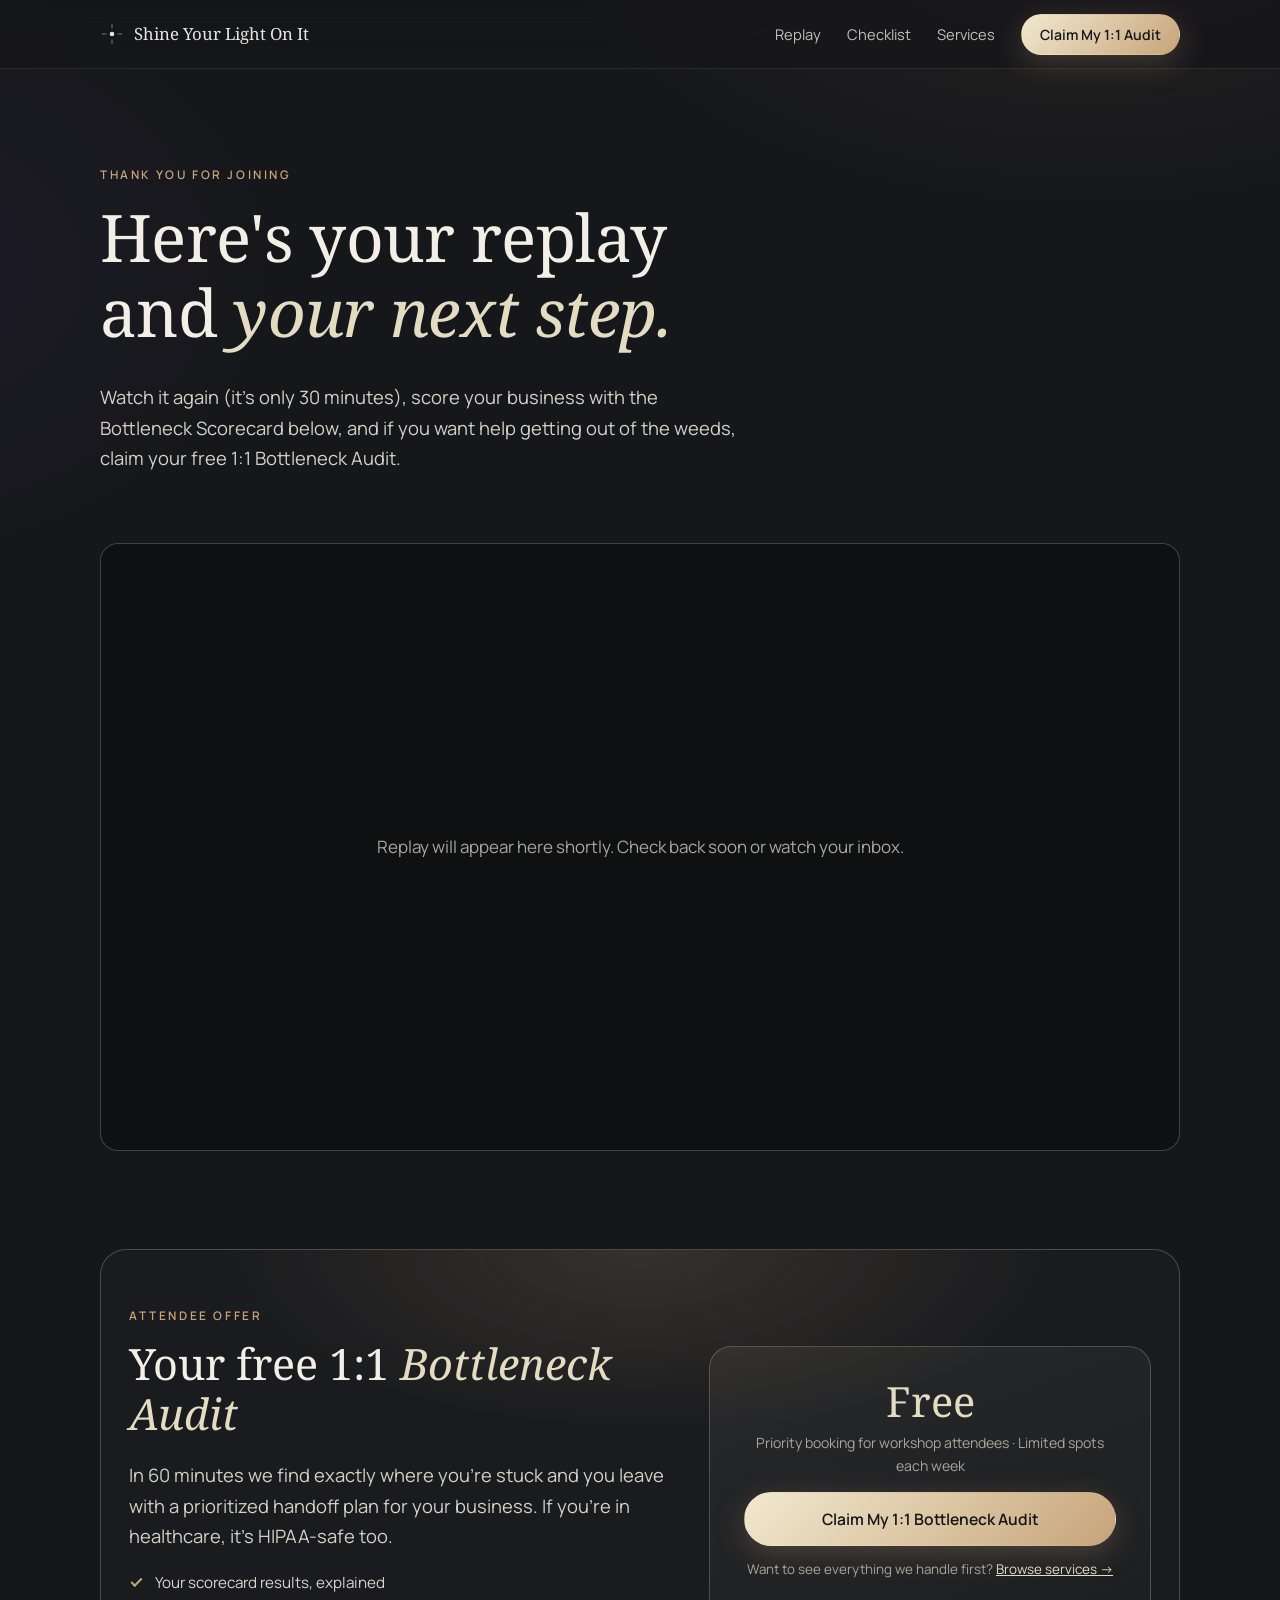
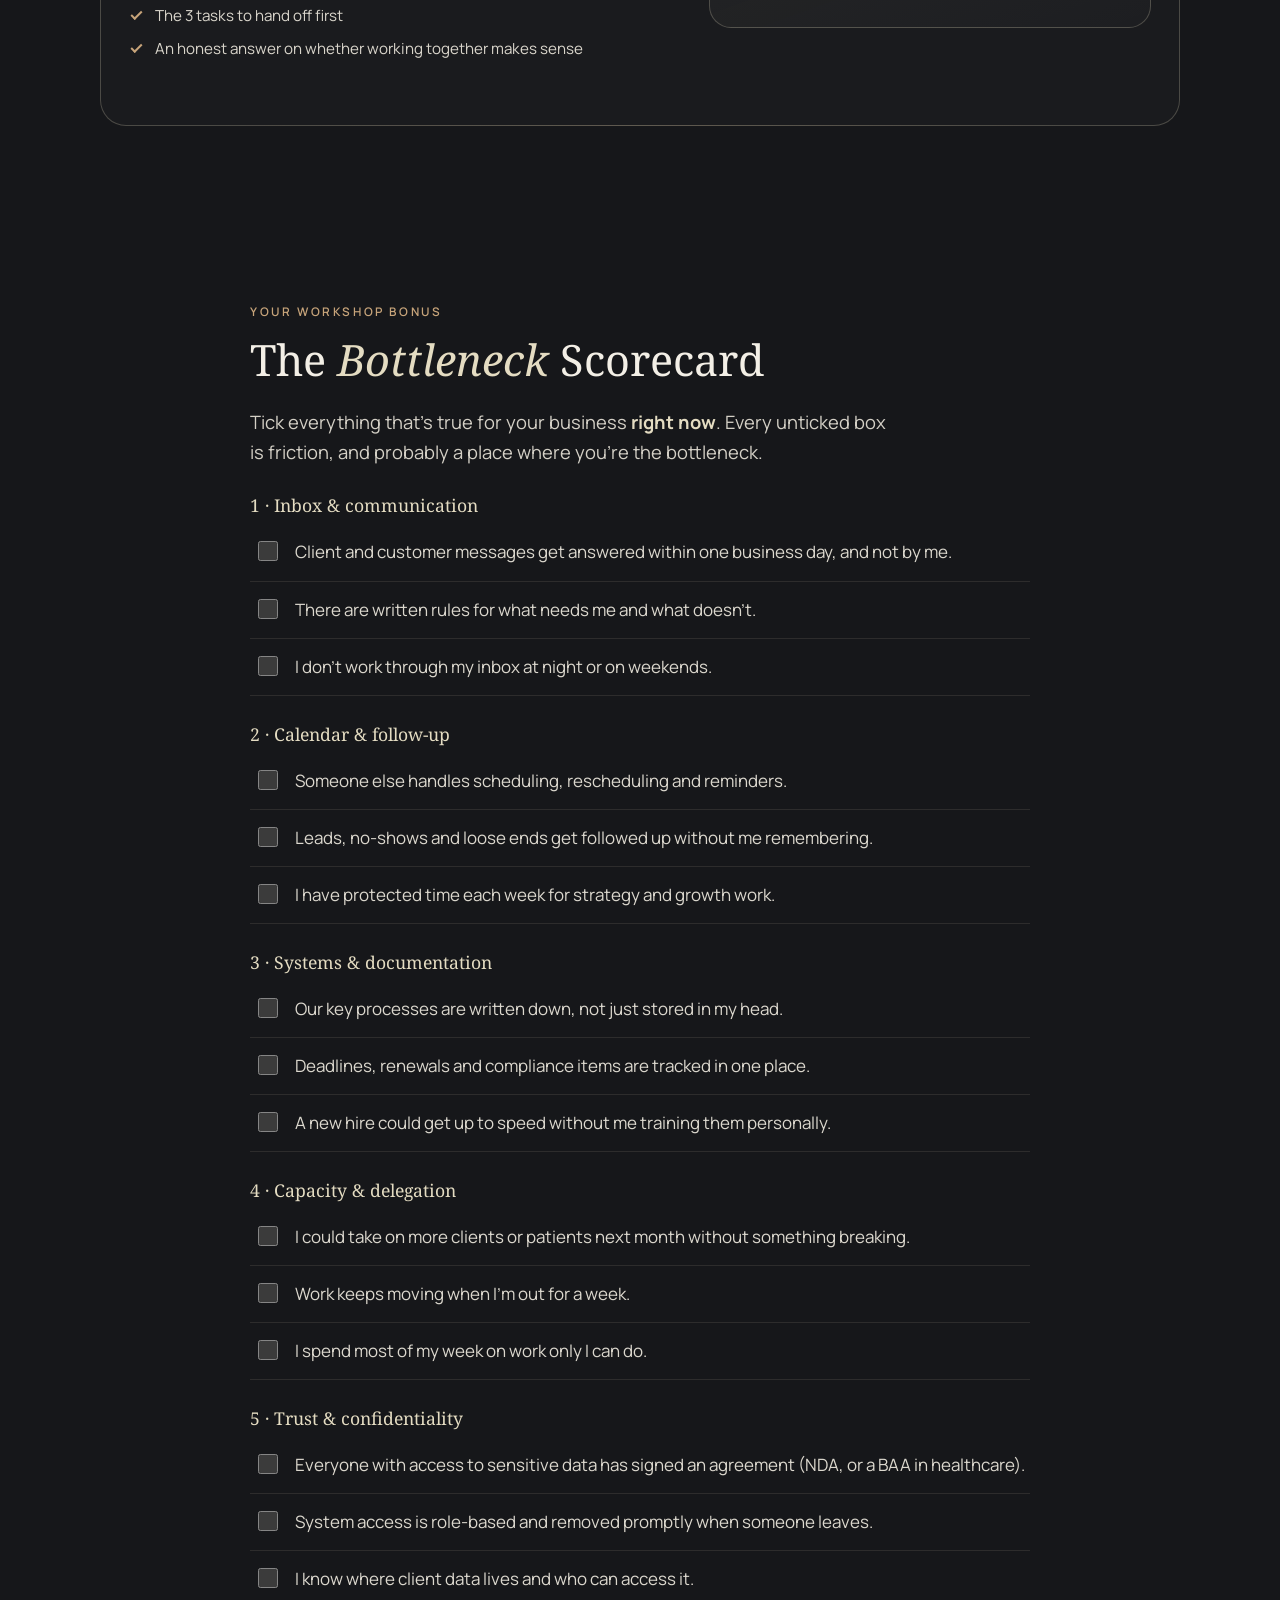
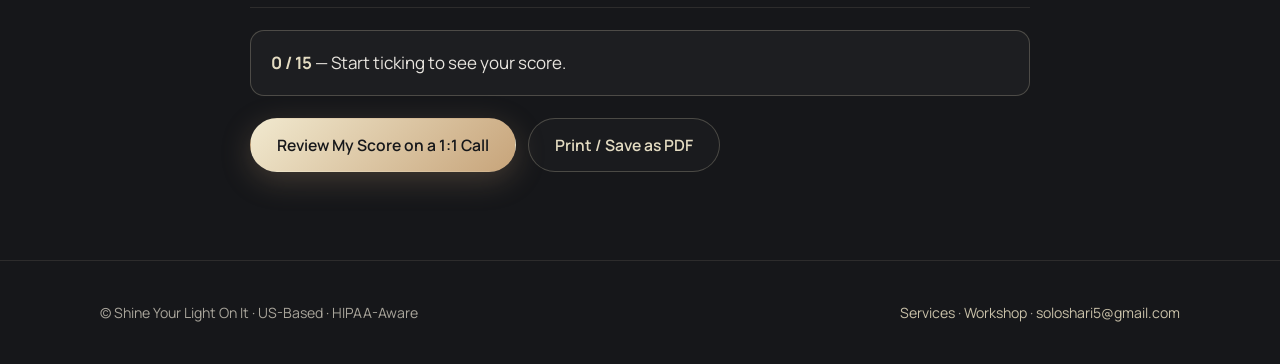
<file: workshop-replay.html>
<!DOCTYPE html>
<html lang="en">
<head>
<meta charset="UTF-8">
<meta name="viewport" content="width=device-width, initial-scale=1.0">
<title>Workshop Replay &amp; Checklist | Shine Your Light On It</title>
<meta name="robots" content="noindex">
<meta name="description" content="Replay of Out of the Weeds, the Bottleneck Scorecard, and your attendee 1:1 Bottleneck Audit.">
<link rel="preconnect" href="https://fonts.googleapis.com">
<link rel="preconnect" href="https://fonts.gstatic.com" crossorigin>
<link href="https://fonts.googleapis.com/css2?family=Noto+Serif:ital,wght@0,400;0,700;1,400&family=Manrope:wght@400;500;600;700&display=swap" rel="stylesheet">
<link rel="stylesheet" href="funnel.css">
<script src="funnel-config.js"></script>
</head>
<body class="has-mobile-cta">

<nav class="nav" aria-label="Main">
  <div class="wrap">
    <a class="brand" href="services.html">
      <svg width="24" height="24" viewBox="0 0 26 26" fill="none" aria-hidden="true"><circle cx="13" cy="13" r="2.5" fill="#e8e2d0"/><g stroke="#e8e2d0" stroke-width="1" opacity=".5"><line x1="13" y1="2" x2="13" y2="7"/><line x1="13" y1="19" x2="13" y2="24"/><line x1="2" y1="13" x2="7" y2="13"/><line x1="19" y1="13" x2="24" y2="13"/></g></svg>
      Shine Your Light On It
    </a>
    <button class="menu-toggle" aria-expanded="false" aria-controls="nav-links">Menu</button>
    <ul class="nav-links" id="nav-links">
      <li><a href="#replay">Replay</a></li>
      <li><a href="#checklist">Checklist</a></li>
      <li><a href="services.html">Services</a></li>
      <li><a class="btn btn-primary" data-calendly href="#">Claim My 1:1 Audit</a></li>
    </ul>
  </div>
</nav>

<header class="hero" style="padding-bottom:30px">
  <div class="wrap">
    <span class="eyebrow">Thank you for joining</span>
    <h1>Here's your replay<br>and <em>your next step.</em></h1>
    <p class="lead">Watch it again (it's only 30 minutes), score your business with the Bottleneck Scorecard below, and if you want help getting out of the weeds, claim your free 1:1 Bottleneck Audit.</p>
  </div>
</header>

<section id="replay" style="padding-top:10px">
  <div class="wrap">
    <div class="video" id="video">Replay will appear here shortly. Check back soon or watch your inbox.</div>
  </div>
</section>

<section style="padding-top:10px">
  <div class="wrap">
    <div class="band reveal">
      <div class="split">
        <div>
          <span class="eyebrow">Attendee offer</span>
          <h2>Your free 1:1 <em>Bottleneck Audit</em></h2>
          <p class="lead">In 60 minutes we find exactly where you're stuck and you leave with a prioritized handoff plan for your business. If you're in healthcare, it's HIPAA-safe too.</p>
          <ul class="ticks">
            <li>Your scorecard results, explained</li>
            <li>The 3 tasks to hand off first</li>
            <li>An honest answer on whether working together makes sense</li>
          </ul>
        </div>
        <div class="panel center">
          <div class="price">Free</div>
          <p class="muted small" style="margin-top:8px">Priority booking for workshop attendees · Limited spots each week</p>
          <a class="btn btn-primary" data-calendly href="#" style="width:100%">Claim My 1:1 Bottleneck Audit</a>
          <p class="btn-note">Want to see everything we handle first? <a href="services.html#services">Browse services →</a></p>
        </div>
      </div>
    </div>
  </div>
</section>

<section id="checklist">
  <div class="wrap" style="max-width:820px">
    <span class="eyebrow">Your workshop bonus</span>
    <h2>The <em>Bottleneck</em> Scorecard</h2>
    <p class="lead">Tick everything that's true for your business <strong style="color:var(--gold)">right now</strong>. Every unticked box is friction, and probably a place where you're the bottleneck.</p>
    <div class="checklist" id="cl">
      <h3>1 · Inbox &amp; communication</h3>
      <label><input type="checkbox"> Client and customer messages get answered within one business day, and not by me.</label>
      <label><input type="checkbox"> There are written rules for what needs me and what doesn't.</label>
      <label><input type="checkbox"> I don't work through my inbox at night or on weekends.</label>
      <h3>2 · Calendar &amp; follow-up</h3>
      <label><input type="checkbox"> Someone else handles scheduling, rescheduling and reminders.</label>
      <label><input type="checkbox"> Leads, no-shows and loose ends get followed up without me remembering.</label>
      <label><input type="checkbox"> I have protected time each week for strategy and growth work.</label>
      <h3>3 · Systems &amp; documentation</h3>
      <label><input type="checkbox"> Our key processes are written down, not just stored in my head.</label>
      <label><input type="checkbox"> Deadlines, renewals and compliance items are tracked in one place.</label>
      <label><input type="checkbox"> A new hire could get up to speed without me training them personally.</label>
      <h3>4 · Capacity &amp; delegation</h3>
      <label><input type="checkbox"> I could take on more clients or patients next month without something breaking.</label>
      <label><input type="checkbox"> Work keeps moving when I'm out for a week.</label>
      <label><input type="checkbox"> I spend most of my week on work only I can do.</label>
      <h3>5 · Trust &amp; confidentiality</h3>
      <label><input type="checkbox"> Everyone with access to sensitive data has signed an agreement (NDA, or a BAA in healthcare).</label>
      <label><input type="checkbox"> System access is role-based and removed promptly when someone leaves.</label>
      <label><input type="checkbox"> I know where client data lives and who can access it.</label>
    </div>
    <div class="score" aria-live="polite">
      <strong id="score-num" style="color:var(--gold)">0 / 15</strong> — <span id="score-msg">Start ticking to see your score.</span>
    </div>
    <div class="btn-row no-print" style="margin-top:22px">
      <a class="btn btn-primary" data-calendly href="#">Review My Score on a 1:1 Call</a>
      <button class="btn btn-ghost" type="button" onclick="window.print()">Print / Save as PDF</button>
    </div>
  </div>
</section>

<footer>
  <div class="wrap">
    <span>© Shine Your Light On It · US-Based · HIPAA-Aware</span>
    <span><a href="services.html">Services</a> · <a href="workshop.html">Workshop</a> · <a data-contact-email href="#"></a></span>
  </div>
</footer>

<div class="mobile-cta">
  <a class="btn btn-primary" data-calendly href="#">Claim My Free 1:1 Audit</a>
</div>

<script>
  (function () {
    var url = window.FUNNEL && window.FUNNEL.replayEmbedUrl;
    if (url) {
      var v = document.getElementById('video'), f = document.createElement('iframe');
      f.src = url; f.title = 'Workshop replay'; f.allow = 'autoplay; fullscreen; picture-in-picture'; f.allowFullscreen = true;
      v.textContent = ''; v.appendChild(f);
    }
    var boxes = document.querySelectorAll('#cl input'), num = document.getElementById('score-num'), msg = document.getElementById('score-msg');
    function update() {
      var n = 0; boxes.forEach(function (b) { if (b.checked) n++; });
      num.textContent = n + ' / ' + boxes.length;
      msg.textContent = n >= 13 ? 'Running smoothly. Just a little friction left to clear.'
        : n >= 8 ? "You're near your capacity limit. A few bottlenecks are eating hours every week."
        : n > 0 ? "You're stuck in the weeds. This is exactly what a 1:1 Bottleneck Audit fixes first."
        : 'Start ticking to see your score.';
    }
    boxes.forEach(function (b) { b.addEventListener('change', update); });
  })();
</script>
</body>
</html>
</file>
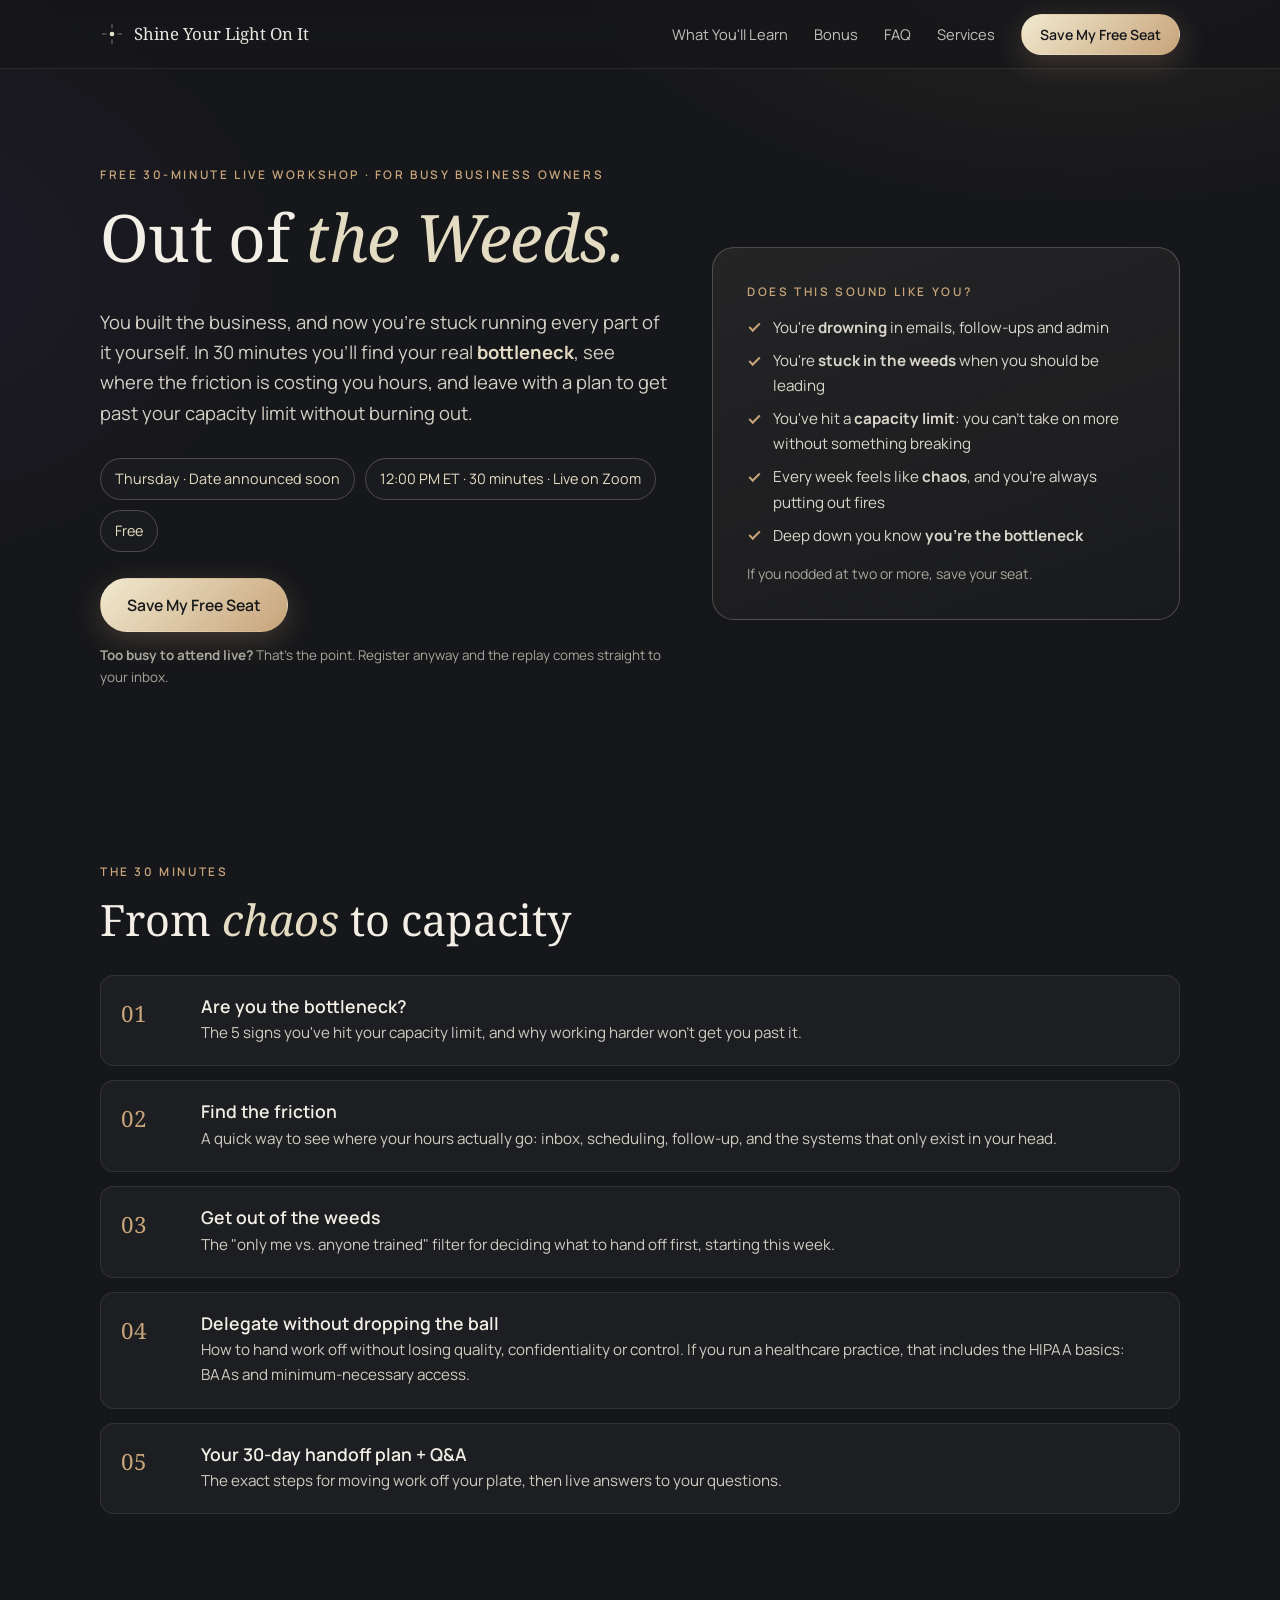
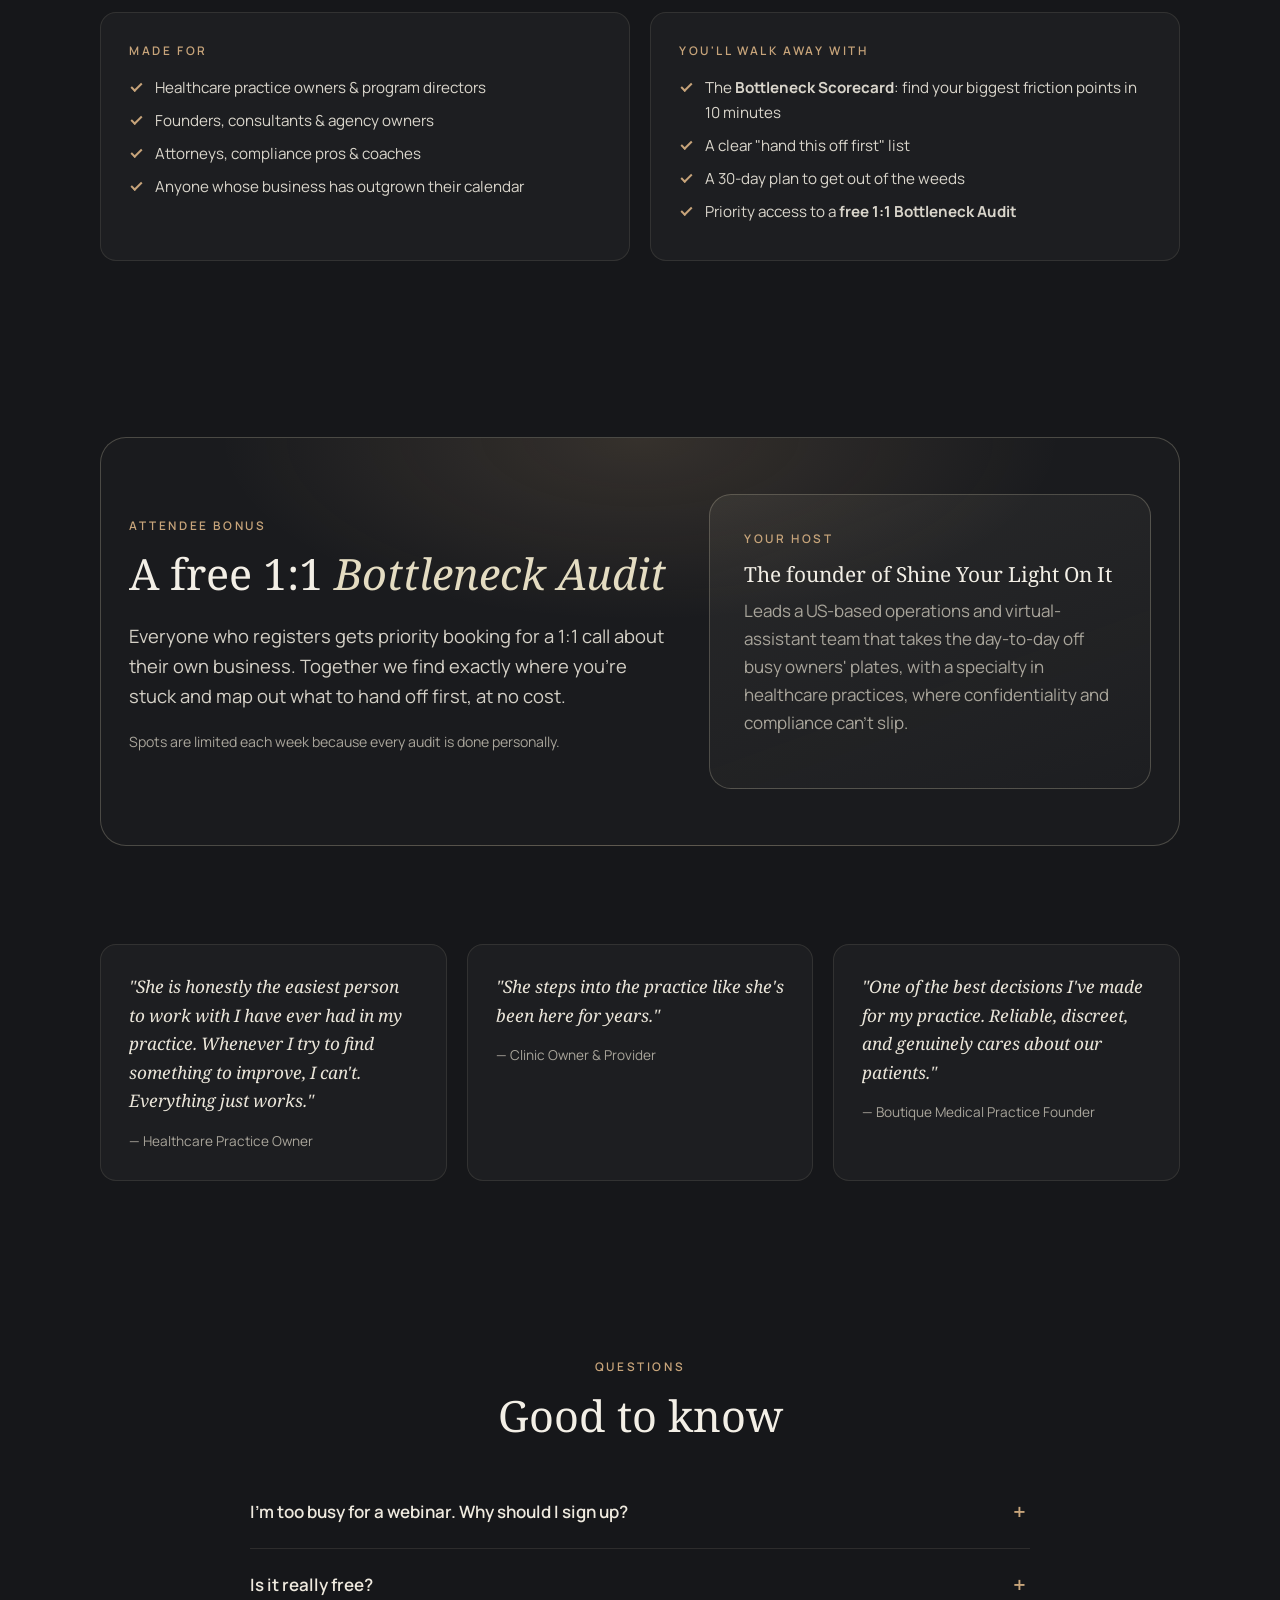
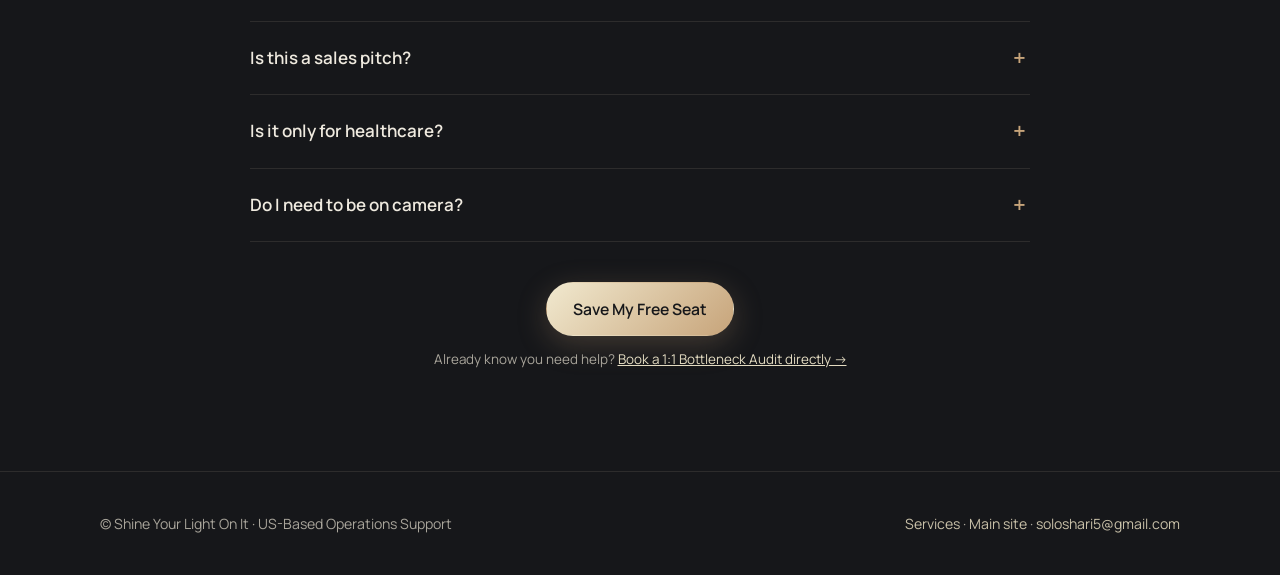
<file: workshop.html>
<!DOCTYPE html>
<html lang="en">
<head>
<meta charset="UTF-8">
<meta name="viewport" content="width=device-width, initial-scale=1.0">
<title>Free Workshop: Out of the Weeds | Shine Your Light On It</title>
<meta name="description" content="A free 30-minute live workshop for business owners who are drowning in the day-to-day: find your bottleneck, cut the friction, and get past your capacity limit without burning out.">
<meta property="og:title" content="Out of the Weeds: a free 30-minute workshop for overwhelmed business owners">
<meta property="og:description" content="Drowning in the day-to-day? Find your bottleneck, cut the friction, and get past your capacity limit. Live, 30 minutes, free.">
<link rel="preconnect" href="https://fonts.googleapis.com">
<link rel="preconnect" href="https://fonts.gstatic.com" crossorigin>
<link href="https://fonts.googleapis.com/css2?family=Noto+Serif:ital,wght@0,400;0,700;1,400&family=Manrope:wght@400;500;600;700&display=swap" rel="stylesheet">
<link rel="stylesheet" href="funnel.css">
<script src="funnel-config.js"></script>
</head>
<body class="has-mobile-cta">

<nav class="nav" aria-label="Main">
  <div class="wrap">
    <a class="brand" href="services.html">
      <svg width="24" height="24" viewBox="0 0 26 26" fill="none" aria-hidden="true"><circle cx="13" cy="13" r="2.5" fill="#e8e2d0"/><g stroke="#e8e2d0" stroke-width="1" opacity=".5"><line x1="13" y1="2" x2="13" y2="7"/><line x1="13" y1="19" x2="13" y2="24"/><line x1="2" y1="13" x2="7" y2="13"/><line x1="19" y1="13" x2="24" y2="13"/></g></svg>
      Shine Your Light On It
    </a>
    <button class="menu-toggle" aria-expanded="false" aria-controls="nav-links">Menu</button>
    <ul class="nav-links" id="nav-links">
      <li><a href="#learn">What You'll Learn</a></li>
      <li><a href="#bonus">Bonus</a></li>
      <li><a href="#faq">FAQ</a></li>
      <li><a href="services.html">Services</a></li>
      <li><a class="btn btn-primary" data-eventbrite href="#">Save My Free Seat</a></li>
    </ul>
  </div>
</nav>

<header class="hero">
  <div class="wrap split">
    <div>
      <div class="success" id="registered">
        <strong>You're registered.</strong> Your confirmation and Zoom link are on their way from Eventbrite. Check your inbox (and spam) and add the session to your calendar.
      </div>
      <span class="eyebrow">Free 30-minute live workshop · For busy business owners</span>
      <h1>Out of <em>the Weeds.</em></h1>
      <p class="lead">You built the business, and now you're stuck running every part of it yourself. In 30 minutes you'll find your real <strong style="color:var(--gold)">bottleneck</strong>, see where the friction is costing you hours, and leave with a plan to get past your capacity limit without burning out.</p>
      <div class="event-meta">
        <span data-workshop-date>Date announced soon</span>
        <span data-workshop-time>30 minutes · Live on Zoom</span>
        <span>Free</span>
      </div>
      <div class="countdown" data-countdown hidden aria-label="Time until the workshop starts">
        <div><b data-d>0</b><small>Days</small></div>
        <div><b data-h>00</b><small>Hrs</small></div>
        <div><b data-m>00</b><small>Min</small></div>
        <div><b data-s>00</b><small>Sec</small></div>
      </div>
      <div class="btn-row">
        <a class="btn btn-primary" data-eventbrite href="#">Save My Free Seat</a>
      </div>
      <p class="btn-note"><strong>Too busy to attend live?</strong> That's the point. Register anyway and the replay comes straight to your inbox.</p>
    </div>
    <div class="panel">
      <span class="eyebrow">Does this sound like you?</span>
      <ul class="ticks">
        <li>You're <strong>drowning</strong> in emails, follow-ups and admin</li>
        <li>You're <strong>stuck in the weeds</strong> when you should be leading</li>
        <li>You've hit a <strong>capacity limit</strong>: you can't take on more without something breaking</li>
        <li>Every week feels like <strong>chaos</strong>, and you're always putting out fires</li>
        <li>Deep down you know <strong>you're the bottleneck</strong></li>
      </ul>
      <p class="muted small" style="margin:14px 0 0">If you nodded at two or more, save your seat.</p>
    </div>
  </div>
</header>

<section id="learn">
  <div class="wrap">
    <div class="reveal">
      <span class="eyebrow">The 30 minutes</span>
      <h2>From <em>chaos</em> to capacity</h2>
    </div>
    <ol class="agenda reveal">
      <li><span class="t">01</span><div><h3>Are you the bottleneck?</h3><p>The 5 signs you've hit your capacity limit, and why working harder won't get you past it.</p></div></li>
      <li><span class="t">02</span><div><h3>Find the friction</h3><p>A quick way to see where your hours actually go: inbox, scheduling, follow-up, and the systems that only exist in your head.</p></div></li>
      <li><span class="t">03</span><div><h3>Get out of the weeds</h3><p>The "only me vs. anyone trained" filter for deciding what to hand off first, starting this week.</p></div></li>
      <li><span class="t">04</span><div><h3>Delegate without dropping the ball</h3><p>How to hand work off without losing quality, confidentiality or control. If you run a healthcare practice, that includes the HIPAA basics: BAAs and minimum-necessary access.</p></div></li>
      <li><span class="t">05</span><div><h3>Your 30-day handoff plan + Q&amp;A</h3><p>The exact steps for moving work off your plate, then live answers to your questions.</p></div></li>
    </ol>
  </div>
</section>

<section style="padding-top:10px">
  <div class="wrap">
    <div class="grid g2">
      <div class="card reveal">
        <span class="eyebrow">Made for</span>
        <ul class="ticks">
          <li>Healthcare practice owners &amp; program directors</li>
          <li>Founders, consultants &amp; agency owners</li>
          <li>Attorneys, compliance pros &amp; coaches</li>
          <li>Anyone whose business has outgrown their calendar</li>
        </ul>
      </div>
      <div class="card reveal">
        <span class="eyebrow">You'll walk away with</span>
        <ul class="ticks">
          <li>The <strong>Bottleneck Scorecard</strong>: find your biggest friction points in 10 minutes</li>
          <li>A clear "hand this off first" list</li>
          <li>A 30-day plan to get out of the weeds</li>
          <li>Priority access to a <strong>free 1:1 Bottleneck Audit</strong></li>
        </ul>
      </div>
    </div>
  </div>
</section>

<section id="bonus">
  <div class="wrap">
    <div class="band reveal">
      <div class="split">
        <div>
          <span class="eyebrow">Attendee bonus</span>
          <h2>A free 1:1 <em>Bottleneck Audit</em></h2>
          <p class="lead">Everyone who registers gets priority booking for a 1:1 call about their own business. Together we find exactly where you're stuck and map out what to hand off first, at no cost.</p>
          <p class="muted small">Spots are limited each week because every audit is done personally.</p>
        </div>
        <div class="panel">
          <span class="eyebrow">Your host</span>
          <h3>The founder of Shine Your Light On It</h3>
          <!-- TODO: add your name, photo and a 2–3 sentence bio here -->
          <p class="muted">Leads a US-based operations and virtual-assistant team that takes the day-to-day off busy owners' plates, with a specialty in healthcare practices, where confidentiality and compliance can't slip.</p>
        </div>
      </div>
    </div>
  </div>
</section>

<section style="padding-top:10px">
  <div class="wrap">
    <div class="grid g3">
      <blockquote class="card quote reveal">"She is honestly the easiest person to work with I have ever had in my practice. Whenever I try to find something to improve, I can't. Everything just works."<cite>— Healthcare Practice Owner</cite></blockquote>
      <blockquote class="card quote reveal">"She steps into the practice like she's been here for years."<cite>— Clinic Owner &amp; Provider</cite></blockquote>
      <blockquote class="card quote reveal">"One of the best decisions I've made for my practice. Reliable, discreet, and genuinely cares about our patients."<cite>— Boutique Medical Practice Founder</cite></blockquote>
    </div>
  </div>
</section>

<section id="faq">
  <div class="wrap">
    <div class="center reveal"><span class="eyebrow">Questions</span><h2>Good to know</h2></div>
    <div class="faq reveal">
      <details><summary>I'm too busy for a webinar. Why should I sign up?</summary><p>It's only 30 minutes, and it's built for people who have no time. Watch it live on your lunch break, or register and watch the replay whenever you can.</p></details>
      <details><summary>Is it really free?</summary><p>Yes. There's no cost to register or attend.</p></details>
      <details><summary>Is this a sales pitch?</summary><p>Most of the session is practical teaching you can use on your own. At the end, I'll briefly explain how to work with us 1:1 if you want hands-on help. No pressure.</p></details>
      <details><summary>Is it only for healthcare?</summary><p>No. It's for any owner who feels stretched thin. Healthcare leaders get extra tips on delegating safely under HIPAA.</p></details>
      <details><summary>Do I need to be on camera?</summary><p>No. Join with your camera off and ask questions in the chat.</p></details>
    </div>
    <div class="center reveal" style="margin-top:40px">
      <a class="btn btn-primary" data-eventbrite href="#">Save My Free Seat</a>
      <p class="btn-note">Already know you need help? <a data-calendly href="#">Book a 1:1 Bottleneck Audit directly →</a></p>
    </div>
  </div>
</section>

<footer>
  <div class="wrap">
    <span>© Shine Your Light On It · US-Based Operations Support</span>
    <span><a href="services.html">Services</a> · <a href="index.html">Main site</a> · <a data-contact-email href="#"></a></span>
  </div>
</footer>

<div class="mobile-cta">
  <a class="btn btn-primary" data-eventbrite href="#">Save My Free Seat</a>
</div>

<script>
  if (/[?&]registered=1/.test(location.search)) document.getElementById('registered').classList.add('show');
</script>
</body>
</html>
</file>
<file: legal.css>
/* Shared styles for privacy.html, terms.html, hipaa.html — tokens mirror index.html */
:root {
  --bg:         #08080f;
  --on-surface: #e8e5df;
  --on-variant: #d4d0c6;
  --gold:       #e4dcc2;
  --gold-dim:   #c9c1a9;
  --purple:     rgba(138,92,246,1);
  --purple-line:rgba(138,92,246,0.18);
  --purple-glass:rgba(138,92,246,0.05);
  --lavender:   rgba(200,180,255,0.75);
}

*, *::before, *::after { box-sizing:border-box; margin:0; padding:0; }
html { scroll-behavior:smooth; }
body {
  background:
    radial-gradient(ellipse 60% 30% at 50% 0%, rgba(228,220,194,0.07), transparent 70%),
    radial-gradient(ellipse 60% 40% at 15% 85%, rgba(138,92,246,0.07), transparent 55%),
    radial-gradient(ellipse 70% 50% at 85% 40%, rgba(138,92,246,0.06), transparent 60%),
    var(--bg);
  background-attachment:fixed;
  color:var(--on-surface);
  font-family:'Manrope', sans-serif;
  font-weight:300;
  line-height:1.8;
  -webkit-font-smoothing:antialiased;
}
a { color:var(--gold); text-decoration:underline; text-decoration-color:rgba(228,220,194,0.3); text-underline-offset:3px; transition:text-decoration-color .3s; }
a:hover { text-decoration-color:var(--gold); }

.legal-nav {
  display:flex; align-items:center; justify-content:space-between;
  max-width:760px; margin:0 auto; padding:28px 24px;
}
.legal-nav .brand {
  font-family:'Noto Serif', serif; font-style:italic; font-size:18px;
  color:var(--gold); text-decoration:none;
  text-shadow:0 0 18px rgba(228,220,194,0.35), 0 0 36px rgba(138,92,246,0.25);
}
.legal-nav .back {
  font-size:11px; letter-spacing:.2em; text-transform:uppercase;
  color:rgba(203,198,187,.6); text-decoration:none;
}
.legal-nav .back:hover { color:var(--gold); }

.legal { max-width:760px; margin:0 auto; padding:24px 24px 80px; }
.legal h1 {
  font-family:'Noto Serif', serif; font-weight:300;
  font-size:clamp(34px,6vw,52px); line-height:1.1; color:var(--gold); margin-bottom:12px;
}
.meta { font-size:12px; letter-spacing:.08em; color:rgba(203,198,187,.55); margin-bottom:36px; }
.lead {
  font-family:'Noto Serif', serif; font-size:18px; line-height:1.7;
  color:var(--on-surface); padding-bottom:32px; margin-bottom:8px;
  border-bottom:1px solid var(--purple-line);
}
.legal h2 {
  font-family:'Noto Serif', serif; font-weight:400; font-size:22px; line-height:1.3;
  color:var(--gold); margin:44px 0 12px;
}
.legal h3 { font-size:13px; letter-spacing:.14em; text-transform:uppercase; color:var(--lavender); font-weight:500; margin:24px 0 6px; }
.legal p { font-size:15px; color:var(--on-variant); margin-bottom:14px; }
.legal ul { margin:0 0 16px 20px; }
.legal li { font-size:15px; color:var(--on-variant); margin-bottom:6px; padding-left:4px; }
.legal strong { font-weight:500; color:var(--on-surface); }

.callout {
  background:var(--purple-glass); border:1px solid var(--purple-line); border-left:2px solid rgba(138,92,246,0.45);
  border-radius:0 10px 10px 0; padding:18px 22px; margin:20px 0 24px;
  backdrop-filter:blur(16px); -webkit-backdrop-filter:blur(16px);
  box-shadow:0 0 48px rgba(138,92,246,0.08);
}
.callout p { margin-bottom:0; }

/* Placeholders the owner must fill in before launch — search the files for class="fill" */
.fill { background:rgba(228,220,194,.14); color:var(--gold); padding:0 5px; border-radius:3px; }

.legal-footer {
  max-width:760px; margin:0 auto; padding:32px 24px 56px;
  border-top:1px solid var(--purple-line);
  font-size:12px; color:rgba(203,198,187,.5);
  display:flex; flex-wrap:wrap; gap:10px 24px; justify-content:space-between;
}
.legal-footer nav { display:flex; flex-wrap:wrap; gap:8px 20px; }
.legal-footer a { color:rgba(203,198,187,.6); text-decoration:none; }
.legal-footer a:hover { color:var(--gold); }

@media (max-width:600px) {
  .legal-nav { padding:20px 16px; }
  .legal { padding:16px 16px 64px; }
  .legal-footer { padding:28px 16px 48px; }
  .lead { font-size:16px; }
}
</file>
<file: funnel.css>
/* Shared styles for the funnel pages (services, workshop, replay).
   Palette and type match index.html: obsidian + champagne gold, Noto Serif / Manrope. */
:root {
  color-scheme: dark;
  --bg: #16171a;
  --bg-2: #1c1d21;
  --card: rgba(255,255,255,0.03);
  --card-hi: rgba(255,255,255,0.055);
  --line: rgba(228,220,194,0.11);
  --line-hi: rgba(228,220,194,0.24);
  --text: #e8e5df;
  --muted: #a9a59b;
  --gold: #e4dcc2;
  --gold-dim: #c9c1a9;
  --warm: #c7a47a;
  --ink: #16171a;
  --ok: #9fc5a8;
  --radius: 16px;
  --max: 1120px;
  --serif: "Noto Serif", Georgia, serif;
  --sans: "Manrope", system-ui, -apple-system, sans-serif;
}
*, *::before, *::after { box-sizing: border-box; }
[hidden] { display: none !important; }
blockquote { margin: 0; }
html { scroll-behavior: smooth; }
body {
  margin: 0; background: var(--bg); color: var(--text);
  font: 400 17px/1.65 var(--sans); -webkit-font-smoothing: antialiased;
  background-image:
    radial-gradient(900px 500px at 85% -10%, rgba(199,164,122,0.10), transparent 60%),
    radial-gradient(700px 500px at -10% 30%, rgba(138,92,246,0.07), transparent 60%);
  background-attachment: fixed;
}
img { max-width: 100%; display: block; }
a { color: var(--gold); }
h1, h2, h3 { font-family: var(--serif); font-weight: 400; line-height: 1.15; margin: 0 0 .5em; color: #f3efe6; }
h1 { font-size: clamp(2.3rem, 5.6vw, 4.1rem); letter-spacing: -.01em; }
h2 { font-size: clamp(1.8rem, 3.8vw, 2.7rem); }
h3 { font-size: 1.3rem; }
h1 em, h2 em { color: var(--gold); font-style: italic; }
p { margin: 0 0 1em; }
.wrap { width: 100%; max-width: var(--max); margin: 0 auto; padding: 0 20px; }
section { padding: 88px 0; }
.eyebrow { font-size: .74rem; letter-spacing: .22em; text-transform: uppercase; color: var(--warm); font-weight: 600; margin-bottom: 14px; display: block; }
.lead { font-size: 1.15rem; color: #d4d0c6; max-width: 640px; }
.center { text-align: center; }
.center .lead { margin-left: auto; margin-right: auto; }
.muted { color: var(--muted); }
.small { font-size: .88rem; }

/* Buttons */
.btn {
  display: inline-flex; align-items: center; justify-content: center; gap: .5em;
  padding: 15px 26px; border-radius: 999px; font: 600 .98rem var(--sans);
  text-decoration: none; cursor: pointer; border: 1px solid transparent;
  transition: transform .15s ease, background .2s, border-color .2s, box-shadow .2s;
  min-height: 48px; text-align: center;
}
.btn:hover { transform: translateY(-1px); }
.btn:focus-visible { outline: 2px solid var(--gold); outline-offset: 3px; }
.btn-primary { background: linear-gradient(135deg, #f1e9cf, var(--warm)); color: var(--ink); box-shadow: 0 8px 30px rgba(199,164,122,.25); }
.btn-primary:hover { box-shadow: 0 10px 38px rgba(199,164,122,.38); }
.btn-ghost { border-color: var(--line-hi); color: var(--gold); background: rgba(255,255,255,.02); }
.btn-ghost:hover { border-color: var(--gold-dim); background: rgba(255,255,255,.05); }
.btn-row { display: flex; gap: 12px; flex-wrap: wrap; }
.center .btn-row { justify-content: center; }
.btn-note { font-size: .84rem; color: var(--muted); margin-top: 12px; }

/* Nav */
.nav { position: sticky; top: 0; z-index: 50; backdrop-filter: blur(14px); -webkit-backdrop-filter: blur(14px); background: rgba(22,23,26,.78); border-bottom: 1px solid var(--line); }
.nav .wrap { display: flex; align-items: center; justify-content: space-between; height: 68px; gap: 16px; }
.brand { display: flex; align-items: center; gap: 10px; text-decoration: none; color: var(--text); font-family: var(--serif); font-size: 1.05rem; white-space: nowrap; }
.nav-links { display: flex; gap: 26px; list-style: none; margin: 0; padding: 0; align-items: center; }
.nav-links a { color: var(--text); text-decoration: none; font-size: .92rem; opacity: .82; }
.nav-links a:hover { opacity: 1; color: var(--gold); }
.nav-links .btn { padding: 10px 18px; min-height: 40px; font-size: .88rem; opacity: 1; color: var(--ink); }
.menu-toggle { display: none; background: none; border: 1px solid var(--line-hi); color: var(--gold); border-radius: 10px; padding: 8px 12px; font: 600 .85rem var(--sans); cursor: pointer; }
@media (max-width: 860px) {
  .menu-toggle { display: block; }
  .nav-links { display: none; position: absolute; top: 68px; left: 0; right: 0; flex-direction: column; align-items: stretch; gap: 0; background: #17181b; border-bottom: 1px solid var(--line); padding: 8px 20px 20px; }
  .nav-links.open { display: flex; }
  .nav-links li a { display: block; padding: 14px 0; border-bottom: 1px solid var(--line); }
  .nav-links li:last-child a { border: 0; margin-top: 12px; }
}

/* Announcement bar */
.announce { background: linear-gradient(90deg, rgba(199,164,122,.16), rgba(138,92,246,.12)); border-bottom: 1px solid var(--line); font-size: .9rem; text-align: center; padding: 10px 16px; }
.announce a { color: var(--gold); font-weight: 600; }

/* Hero */
.hero { padding: 96px 0 72px; }
.hero .lead { margin-bottom: 30px; }
.trust-row { display: flex; flex-wrap: wrap; gap: 10px 22px; margin-top: 34px; color: var(--muted); font-size: .88rem; }
.trust-row span::before { content: "✦"; color: var(--warm); margin-right: 8px; font-size: .75em; }

/* Cards / grids */
.grid { display: grid; gap: 20px; }
.g2 { grid-template-columns: repeat(auto-fit, minmax(300px, 1fr)); }
.g3 { grid-template-columns: repeat(auto-fit, minmax(260px, 1fr)); }
.card { background: var(--card); border: 1px solid var(--line); border-radius: var(--radius); padding: 28px; transition: border-color .25s, background .25s, transform .25s; }
.card:hover { border-color: var(--line-hi); background: var(--card-hi); }
.card h3 { margin-bottom: .4em; }
.card p { color: #cfcbc1; font-size: .98rem; }
.icon { width: 44px; height: 44px; border-radius: 12px; display: grid; place-items: center; background: rgba(199,164,122,.12); border: 1px solid rgba(199,164,122,.25); color: var(--gold); margin-bottom: 18px; font-size: 1.2rem; }
.ticks { list-style: none; padding: 0; margin: 14px 0 0; }
.ticks li { position: relative; padding-left: 26px; margin: 8px 0; font-size: .95rem; color: #d9d5cb; }
.ticks li::before { content: ""; position: absolute; left: 2px; top: .55em; width: 11px; height: 6px; border-left: 2px solid var(--warm); border-bottom: 2px solid var(--warm); transform: rotate(-45deg); }
.outcome { margin-top: 16px; padding-top: 14px; border-top: 1px dashed var(--line); font-size: .9rem; color: var(--gold-dim); }
.outcome strong { color: var(--gold); font-weight: 600; }
.tag { display: inline-block; font-size: .72rem; letter-spacing: .08em; text-transform: uppercase; padding: 4px 10px; border-radius: 999px; border: 1px solid var(--line-hi); color: var(--gold-dim); margin: 0 6px 6px 0; }

/* Pain list */
.pain { display: grid; gap: 14px; grid-template-columns: repeat(auto-fit, minmax(240px, 1fr)); margin-top: 34px; }
.pain div { padding: 20px 22px; border-left: 2px solid var(--warm); background: rgba(255,255,255,.02); border-radius: 0 12px 12px 0; color: #d9d5cb; }

/* Steps */
.steps { counter-reset: s; display: grid; gap: 18px; grid-template-columns: repeat(auto-fit, minmax(230px, 1fr)); margin-top: 40px; }
.step { position: relative; padding: 26px; border: 1px solid var(--line); border-radius: var(--radius); background: var(--card); }
.step::before { counter-increment: s; content: "0" counter(s); font-family: var(--serif); font-size: 2rem; color: var(--warm); display: block; margin-bottom: 10px; }
.step p { color: #cfcbc1; font-size: .95rem; margin: 0; }

/* Split / feature */
.split { display: grid; gap: 40px; grid-template-columns: 1.1fr .9fr; align-items: center; }
@media (max-width: 860px) { .split { grid-template-columns: 1fr; } }
.panel { border: 1px solid var(--line-hi); border-radius: 22px; padding: 34px; background: linear-gradient(160deg, rgba(228,220,194,.07), rgba(255,255,255,.015)); }
.price { font-family: var(--serif); font-size: 2.6rem; color: var(--gold); line-height: 1; }
.price small { font-family: var(--sans); font-size: .95rem; color: var(--muted); }

/* Quotes */
.quote { font-family: var(--serif); font-style: italic; font-size: 1.08rem; color: #ebe6da; }
.quote cite { display: block; margin-top: 14px; font-family: var(--sans); font-style: normal; font-size: .85rem; color: var(--muted); }

/* FAQ */
.faq { max-width: 780px; margin: 36px auto 0; }
.faq details { border-bottom: 1px solid var(--line); padding: 4px 0; }
.faq summary { cursor: pointer; list-style: none; padding: 18px 36px 18px 0; position: relative; font-weight: 600; color: #efeadf; }
.faq summary::-webkit-details-marker { display: none; }
.faq summary::after { content: "+"; position: absolute; right: 4px; top: 14px; font-size: 1.4rem; color: var(--warm); transition: transform .2s; }
.faq details[open] summary::after { transform: rotate(45deg); }
.faq details p { color: #cfcbc1; padding-bottom: 14px; margin: 0; }

/* Band CTA */
.band { border: 1px solid var(--line-hi); border-radius: 26px; padding: 56px 28px; background:
  radial-gradient(600px 260px at 50% 0%, rgba(199,164,122,.16), transparent 70%), rgba(255,255,255,.02); }
.choice { display: grid; gap: 18px; grid-template-columns: repeat(auto-fit, minmax(280px, 1fr)); margin-top: 36px; text-align: left; }
.choice .card { display: flex; flex-direction: column; }
.choice .card .btn { margin-top: auto; align-self: flex-start; }
.choice .card p { flex-grow: 0; }
.choice .badge { font-size: .74rem; letter-spacing: .14em; text-transform: uppercase; color: var(--warm); font-weight: 700; margin-bottom: 8px; }

/* Event specific */
.event-meta { display: flex; flex-wrap: wrap; gap: 10px; margin: 0 0 26px; }
.event-meta span { padding: 8px 14px; border: 1px solid var(--line-hi); border-radius: 999px; font-size: .9rem; color: var(--gold); background: rgba(255,255,255,.02); }
.countdown { display: flex; gap: 10px; margin: 0 0 26px; }
.countdown div { min-width: 70px; text-align: center; padding: 12px 8px; border: 1px solid var(--line); border-radius: 12px; background: var(--card); }
.countdown b { display: block; font-family: var(--serif); font-size: 1.7rem; font-weight: 400; color: var(--gold); }
.countdown small { font-size: .7rem; letter-spacing: .14em; text-transform: uppercase; color: var(--muted); }
.agenda { list-style: none; padding: 0; margin: 30px 0 0; display: grid; gap: 14px; }
.agenda li { display: grid; grid-template-columns: 64px 1fr; gap: 16px; padding: 20px; border: 1px solid var(--line); border-radius: 14px; background: var(--card); }
.agenda .t { font-family: var(--serif); color: var(--warm); font-size: 1.4rem; }
.agenda h3 { font-size: 1.1rem; margin-bottom: .25em; font-family: var(--sans); font-weight: 600; }
.agenda p { margin: 0; color: #cfcbc1; font-size: .95rem; }
.success { display: none; border: 1px solid rgba(159,197,168,.4); background: rgba(159,197,168,.08); color: #d7eadb; border-radius: 14px; padding: 18px 20px; margin-bottom: 28px; }
.success:target, .success.show { display: block; }

.video { position: relative; aspect-ratio: 16/9; border-radius: 18px; overflow: hidden; border: 1px solid var(--line-hi); background: #0f1012; display: grid; place-items: center; text-align: center; color: var(--muted); padding: 20px; }
.video iframe { position: absolute; inset: 0; width: 100%; height: 100%; border: 0; }

/* Checklist (printable) */
.checklist { counter-reset: c; }
.checklist label { display: flex; gap: 14px; align-items: flex-start; padding: 14px 4px; border-bottom: 1px solid var(--line); cursor: pointer; color: #dcd8ce; }
.checklist input { width: 20px; height: 20px; accent-color: var(--warm); margin-top: 3px; flex: 0 0 auto; }
.checklist h3 { margin-top: 28px; font-size: 1.1rem; color: var(--gold); }
.score { margin-top: 22px; padding: 18px 20px; border-radius: 14px; border: 1px solid var(--line-hi); background: var(--card); }

/* Footer */
footer { border-top: 1px solid var(--line); padding: 40px 0; color: var(--muted); font-size: .88rem; }
footer .wrap { display: flex; flex-wrap: wrap; gap: 14px 30px; justify-content: space-between; }
footer a { color: var(--gold-dim); text-decoration: none; }

/* Sticky mobile CTA */
.mobile-cta { display: none; }
@media (max-width: 700px) {
  section { padding: 64px 0; }
  .hero { padding: 64px 0 48px; }
  .btn-row .btn { width: 100%; }
  .mobile-cta { display: flex; gap: 8px; position: fixed; left: 0; right: 0; bottom: 0; z-index: 60; padding: 10px 12px calc(10px + env(safe-area-inset-bottom)); background: rgba(22,23,26,.94); border-top: 1px solid var(--line); backdrop-filter: blur(10px); }
  .mobile-cta .btn { flex: 1; padding: 12px 10px; font-size: .9rem; }
  body.has-mobile-cta { padding-bottom: 76px; }
  .panel { padding: 24px; }
  .band { padding: 40px 20px; }
}

/* Reveal */
.reveal { opacity: 0; transform: translateY(16px); transition: opacity .7s ease, transform .7s ease; }
.reveal.in { opacity: 1; transform: none; }
@media (prefers-reduced-motion: reduce) {
  html { scroll-behavior: auto; }
  .reveal { opacity: 1; transform: none; transition: none; }
  .btn:hover { transform: none; }
}

@media print {
  body { background: #fff; color: #111; }
  .nav, .announce, footer, .mobile-cta, .no-print { display: none !important; }
  .print-area { display: block !important; }
  .checklist label { color: #111; border-color: #ccc; }
  .checklist h3, h1, h2 { color: #111; }
}
</file>
